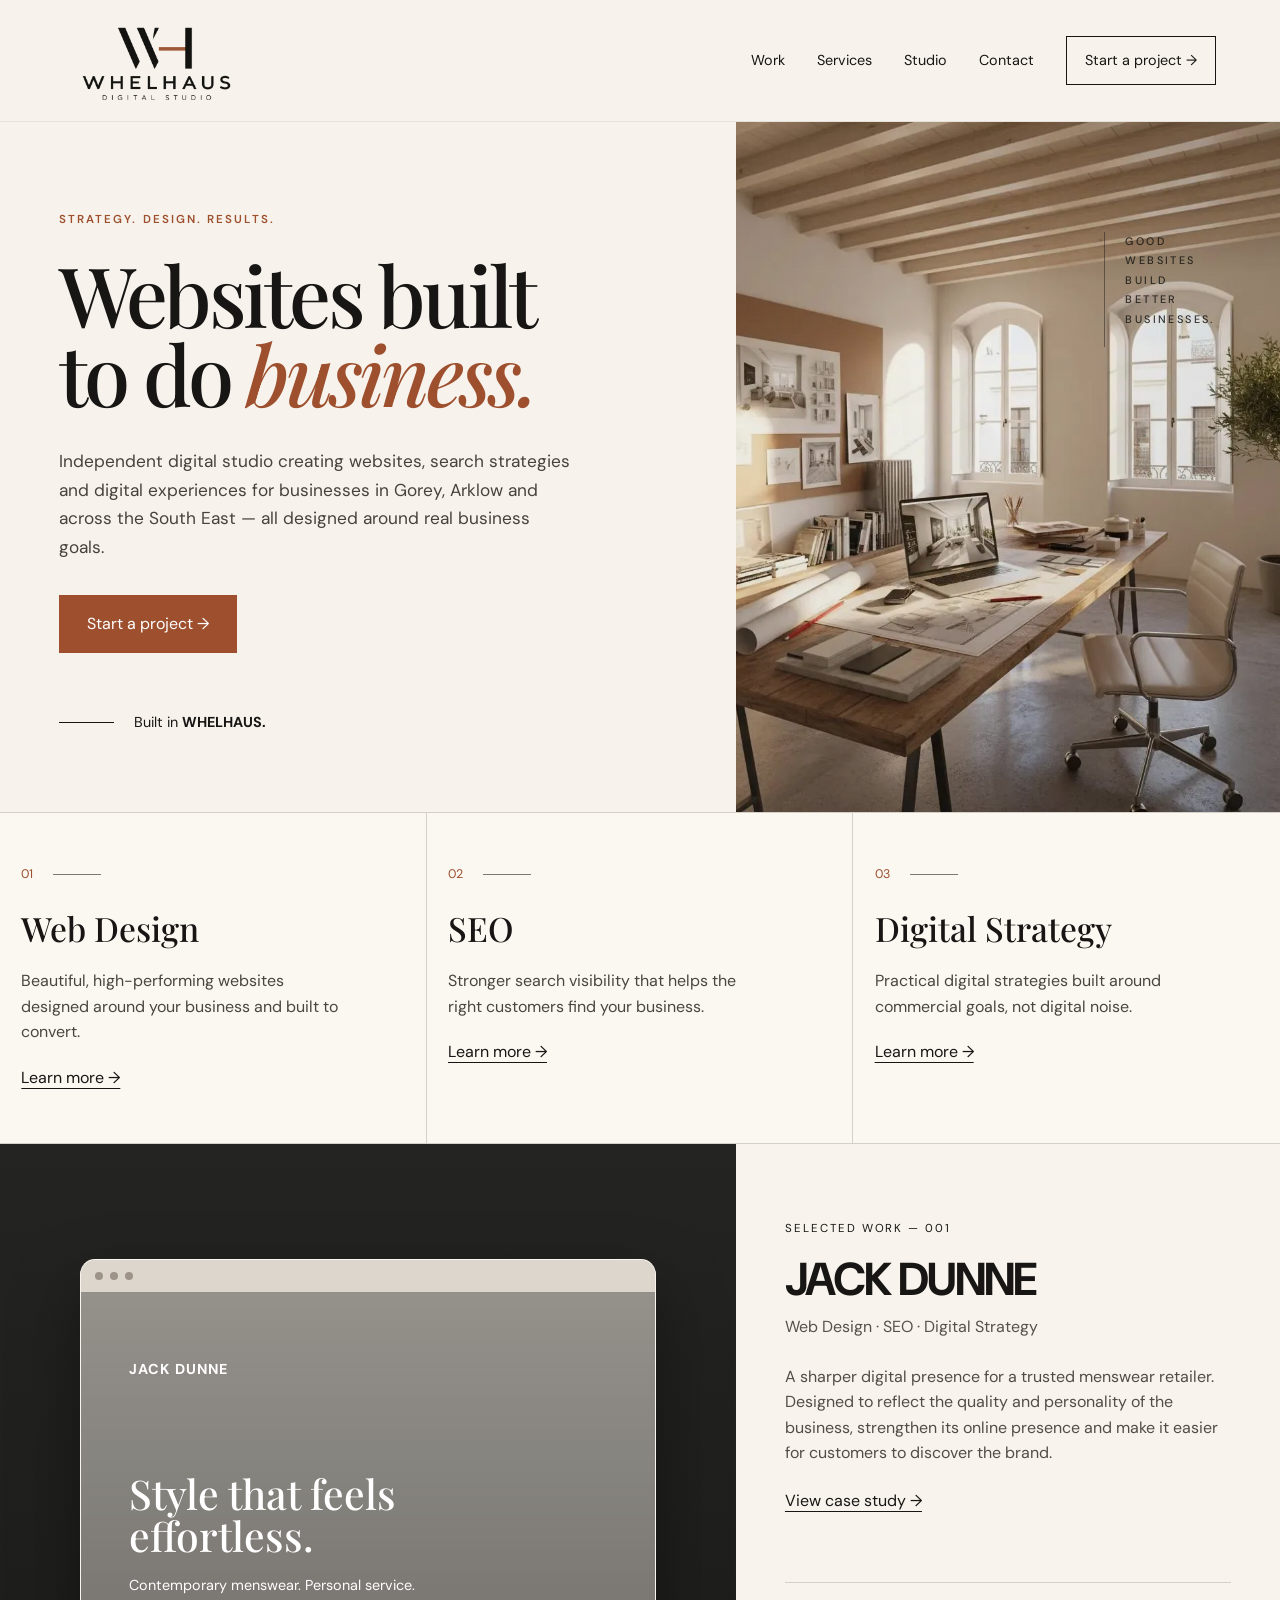
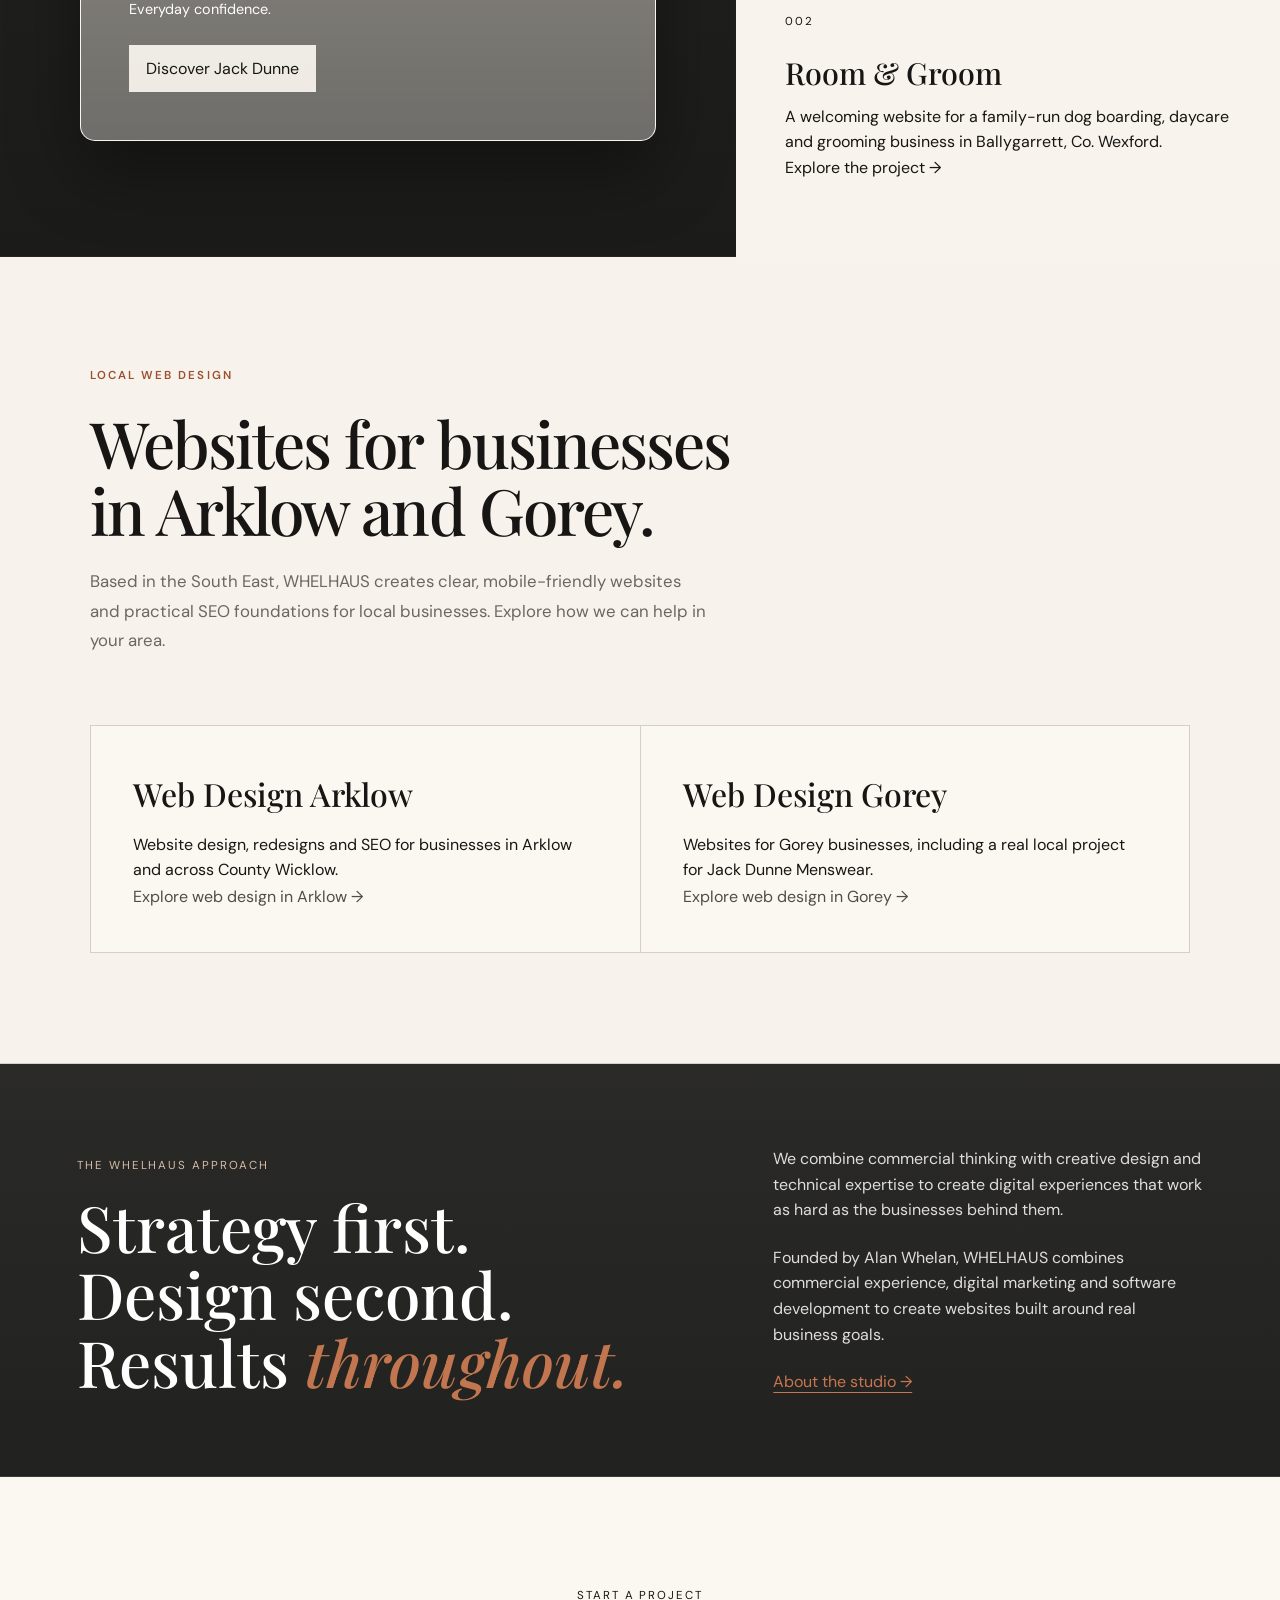
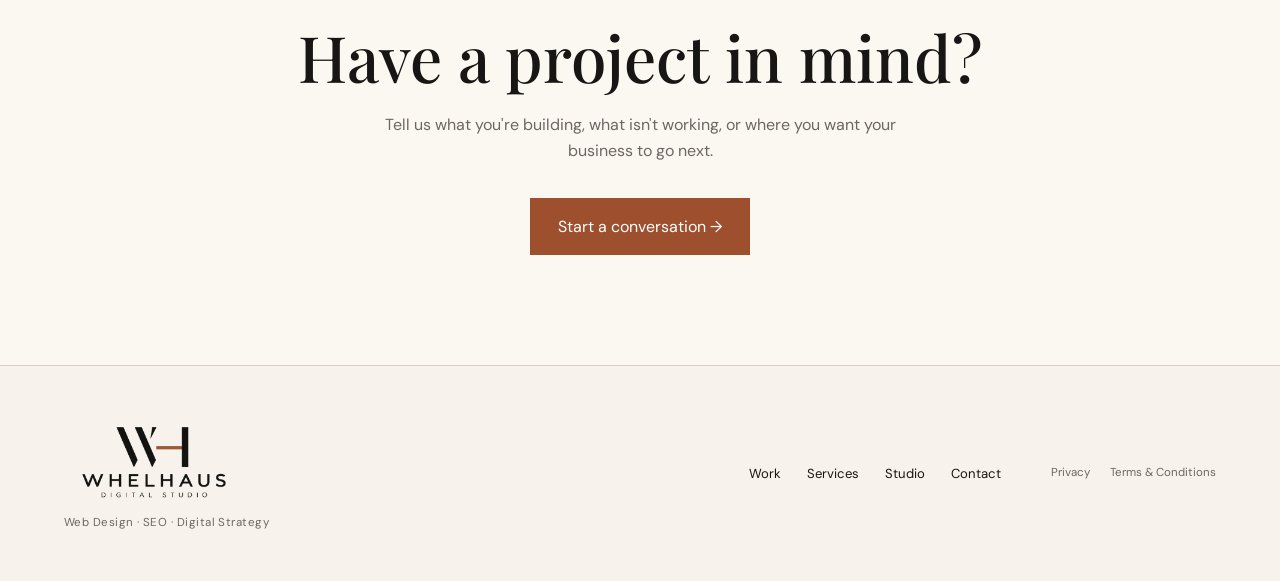
<file: index.html>
<!DOCTYPE html>
<html lang="en">

<head>

    <meta charset="UTF-8">

    <meta name="viewport" content="width=device-width, initial-scale=1.0">


    <!-- SEO -->

    <title>Web Design &amp; SEO in Gorey and Arklow | WHELHAUS</title>

    <meta
        name="description"
        content="WHELHAUS provides web design, SEO and digital strategy for businesses in Gorey, Arklow, Wexford and Wicklow. Websites built around real business goals."
    >

    <link rel="canonical" href="https://whelhaus.ie/">


    <!-- SOCIAL SHARING -->

    <meta
        property="og:title"
        content="Web Design &amp; SEO in Gorey and Arklow | WHELHAUS"
    >

    <meta
        property="og:description"
        content="Web design, SEO and digital strategy for businesses in Gorey, Arklow and across the South East."
    >

    <meta
        property="og:type"
        content="website"
    >

    <meta
        property="og:url"
        content="https://whelhaus.ie/"
    >

    <meta
        property="og:image"
        content="https://whelhaus.ie/images/whelhaus-logo-600.webp"
    >


    <!-- TWITTER / X -->

    <meta
        name="twitter:card"
        content="summary_large_image"
    >

    <meta
        name="twitter:title"
        content="Web Design &amp; SEO in Gorey and Arklow | WHELHAUS"
    >

    <meta
        name="twitter:description"
        content="Web design, SEO and digital strategy for businesses in Gorey, Arklow and across the South East."
    >

    <meta
        name="twitter:image"
        content="https://whelhaus.ie/images/whelhaus-logo-600.webp"
    >


    <!-- STRUCTURED DATA -->

    <script type="application/ld+json">
    {
        "@context": "https://schema.org",
        "@type": "Organization",
        "@id": "https://whelhaus.ie/#organization",
        "name": "WHELHAUS",
        "description": "Independent digital studio providing web design, SEO and digital strategy for businesses in Gorey, Arklow and across the South East.",
        "url": "https://whelhaus.ie/",
        "logo": "https://whelhaus.ie/images/whelhaus-logo-600.webp",
        "email": "alan@whelhaus.ie",
        "telephone": "+353879337974",
        "areaServed": [
            {
                "@type": "City",
                "name": "Gorey"
            },
            {
                "@type": "City",
                "name": "Arklow"
            },
            {
                "@type": "AdministrativeArea",
                "name": "County Wexford"
            },
            {
                "@type": "AdministrativeArea",
                "name": "County Wicklow"
            }
        ],
        "knowsAbout": [
            "Web Design",
            "Website Redesign",
            "Search Engine Optimisation",
            "Digital Strategy"
        ]
    }
    </script>


    <!-- Prioritise the homepage hero image (LCP) -->
    <link rel="preload" as="image" href="images/whelhaus-studio.webp" type="image/webp" fetchpriority="high">


    <!-- FONTS -->

    <link rel="preconnect" href="https://fonts.googleapis.com">

    <link rel="preconnect" href="https://fonts.gstatic.com" crossorigin>

    <link
        rel="preload"
        as="style"
        href="https://fonts.googleapis.com/css2?family=DM+Sans:wght@400;500;600;700&family=Playfair+Display:ital,wght@0,500;1,500&display=swap"
        onload="this.onload=null;this.rel='stylesheet'"
    >
    <noscript>
        <link
            rel="stylesheet"
            href="https://fonts.googleapis.com/css2?family=DM+Sans:wght@400;500;600;700&family=Playfair+Display:ital,wght@0,500;1,500&display=swap"
        >
    </noscript>


    <!-- FAVICON -->

    <link
        rel="icon"
        type="image/png"
        href="images/whelhaus-favicon.png"
    >


    <!-- STYLESHEET -->

    <link
        rel="stylesheet"
        href="css/style.css?v=20260912"
    >

</head>


<body>


    <!-- =====================================================
         HEADER
    ====================================================== -->

    <header class="site-header">

<a href="/" class="brand brand-logo" aria-label="WHELHAUS Digital Studio home">
    <img
        src="images/whelhaus-logo-600.webp"
        alt="WHELHAUS Digital Studio"
        class="header-logo"
    >
</a>


        <button
            class="menu-toggle"
            type="button"
            aria-label="Open navigation"
            aria-expanded="false"
        >
            Menu
        </button>


        <nav
            class="main-nav"
            aria-label="Main navigation"
        >

            <a href="/work">
                Work
            </a>

            <a href="/services">
                Services
            </a>

            <a href="/studio">
                Studio
            </a>

            <a href="/contact">
                Contact
            </a>

            <a
                href="/contact"
                class="nav-button"
            >
                Start a project →
            </a>

        </nav>

    </header>



    <!-- =====================================================
         MAIN
    ====================================================== -->

    <main>


        <!-- =================================================
             HERO
        ================================================== -->

        <section class="hero">


            <div class="hero-content">


                <p class="eyebrow">
                    Strategy. Design. Results.
                </p>


                <h1>
                    Websites built<br>
                    to do <em>business.</em>
                </h1>


                <p class="hero-intro">

                    Independent digital studio creating websites,
                    search strategies and digital experiences for
                    businesses in Gorey, Arklow and across the South East —
                    all designed around real business goals.

                </p>


                <a
                    href="/contact"
                    class="primary-button"
                >
                    Start a project →
                </a>


                <div class="built-in">

                    <span></span>

                    <p>
                        Built in <strong>WHELHAUS.</strong>
                    </p>

                </div>


            </div>



            <!-- HERO IMAGE -->

            <div class="hero-image">


                <div class="hero-overlay-text">

                    <span></span>

                    <p>
                        GOOD<br>
                        WEBSITES<br>
                        BUILD<br>
                        BETTER<br>
                        BUSINESSES.
                    </p>

                </div>


            </div>


        </section>



        <!-- =================================================
             SERVICES
        ================================================== -->

        <section
            class="services"
            id="services"
        >


            <!-- WEB DESIGN -->

            <article class="service-card">


                <div class="service-number">

                    <span>
                        01
                    </span>

                    <span class="small-line"></span>

                </div>


                <h2>
                    Web Design
                </h2>


                <p>

                    Beautiful, high-performing websites designed
                    around your business and built to convert.

                </p>


                <a href="/services#web-design">
                    Learn more →
                </a>


            </article>



            <!-- SEO -->

            <article class="service-card">


                <div class="service-number">

                    <span>
                        02
                    </span>

                    <span class="small-line"></span>

                </div>


                <h2>
                    SEO
                </h2>


                <p>

                    Stronger search visibility that helps the
                    right customers find your business.

                </p>


                <a href="/services#seo">
                    Learn more →
                </a>


            </article>



            <!-- DIGITAL STRATEGY -->

            <article class="service-card">


                <div class="service-number">

                    <span>
                        03
                    </span>

                    <span class="small-line"></span>

                </div>


                <h2>
                    Digital Strategy
                </h2>


                <p>

                    Practical digital strategies built around
                    commercial goals, not digital noise.

                </p>


                <a href="/services#digital-strategy">
                    Learn more →
                </a>


            </article>


        </section>



        <!-- =================================================
             SELECTED WORK
        ================================================== -->

        <section
            class="work-section"
            id="work"
        >


            <!-- PROJECT VISUAL -->

            <div class="work-image">


                <div class="website-mockup">


                    <!-- BROWSER BAR -->

                    <div class="mockup-header">

                        <span></span>
                        <span></span>
                        <span></span>

                    </div>


                    <!-- JACK DUNNE MOCKUP -->

                    <div class="mockup-content">


                        <p class="mockup-logo">
                            JACK DUNNE
                        </p>


                        <h3>
                            Style that feels<br>
                            effortless.
                        </h3>


                        <p>

                            Contemporary menswear.
                            Personal service.
                            Everyday confidence.

                        </p>


                        <a
                            href="/jack-dunne"
                            class="mockup-button"
                        >
                            Discover Jack Dunne
                        </a>


                    </div>


                </div>


            </div>



            <!-- PROJECT COPY -->

            <div class="work-content">


                <p class="section-label">
                    Selected Work — 001
                </p>


                <h2>
                    JACK DUNNE
                </h2>


                <p class="work-meta">
                    Web Design · SEO · Digital Strategy
                </p>


                <p>

                    A sharper digital presence for a trusted
                    menswear retailer. Designed to reflect the
                    quality and personality of the business,
                    strengthen its online presence and make it
                    easier for customers to discover the brand.

                </p>


                <a href="/jack-dunne">
                    View case study →
                </a>



                <!-- NEXT PROJECT -->

                <div class="next-project">


                    <p class="section-label">
                        002
                    </p>


                    <h3>
                        Room &amp; Groom
                    </h3>


                    <p>
                        A welcoming website for a family-run dog boarding,
                        daycare and grooming business in Ballygarrett,
                        Co. Wexford.
                    </p>
                    <a href="/work">Explore the project →</a>


                </div>


            </div>


        </section>




        <!-- LOCAL WEB DESIGN -->
        <section class="pricing-section" aria-labelledby="local-web-design-heading">
            <div class="pricing-intro">
                <p class="eyebrow">Local web design</p>
                <h2 id="local-web-design-heading">Websites for businesses<br>in Arklow and Gorey.</h2>
                <p>Based in the South East, WHELHAUS creates clear, mobile-friendly websites and practical SEO foundations for local businesses. Explore how we can help in your area.</p>
            </div>
            <div class="pricing-services">
                <article>
                    <h3>Web Design Arklow</h3>
                    <p>Website design, redesigns and SEO for businesses in Arklow and across County Wicklow.</p>
                    <p><a href="/web-design-arklow">Explore web design in Arklow →</a></p>
                </article>
                <article>
                    <h3>Web Design Gorey</h3>
                    <p>Websites for Gorey businesses, including a real local project for Jack Dunne Menswear.</p>
                    <p><a href="/web-design-gorey">Explore web design in Gorey →</a></p>
                </article>
            </div>
        </section>

        <!-- =================================================
             WHELHAUS APPROACH
        ================================================== -->

        <section
            class="approach"
            id="studio"
        >


            <div>


                <p class="section-label light">
                    The WHELHAUS Approach
                </p>


                <h2>

                    Strategy first.<br>
                    Design second.<br>
                    Results <em>throughout.</em>

                </h2>


            </div>



            <div class="approach-copy">


                <p>

                    We combine commercial thinking with creative
                    design and technical expertise to create
                    digital experiences that work as hard as
                    the businesses behind them.

                </p>


                <p>
                    Founded by Alan Whelan, WHELHAUS combines commercial
                    experience, digital marketing and software development
                    to create websites built around real business goals.
                </p>

                <a href="/studio">
                    About the studio →
                </a>


            </div>


        </section>



        <!-- =================================================
             CONTACT CTA
        ================================================== -->

        <section
            class="contact"
            id="contact"
        >


            <p class="section-label">
                Start a project
            </p>


            <h2>
                Have a project in mind?
            </h2>


            <p>

                Tell us what you're building, what isn't working,
                or where you want your business to go next.

            </p>


            <a
                href="/contact"
                class="primary-button"
            >
                Start a conversation →
            </a>


        </section>


    </main>



    <!-- =====================================================
         FOOTER
    ====================================================== -->

   <footer class="site-footer">

    <div class="footer-brand">

        <a
            href="/"
            class="footer-logo-link"
            aria-label="WHELHAUS Digital Studio home"
        >
            <img
                src="images/whelhaus-logo-600.webp"
                alt="WHELHAUS Digital Studio"
                class="footer-logo"
            >
        </a>

        <p class="footer-tagline">
            Web Design · SEO · Digital Strategy
        </p>

    </div>


    <nav
        class="footer-nav"
        aria-label="Footer navigation"
    >
        <a href="/work">Work</a>
        <a href="/services">Services</a>
        <a href="/studio">Studio</a>
        <a href="/contact">Contact</a>
    </nav>


    <div class="footer-legal">
        <a href="/privacy">Privacy</a>
        <a href="/terms">Terms &amp; Conditions</a>
    </div>

</footer>


    <!-- =====================================================
         JAVASCRIPT
    ====================================================== -->

    <script src="js/main.js"></script>


</body>

</html>
</file>
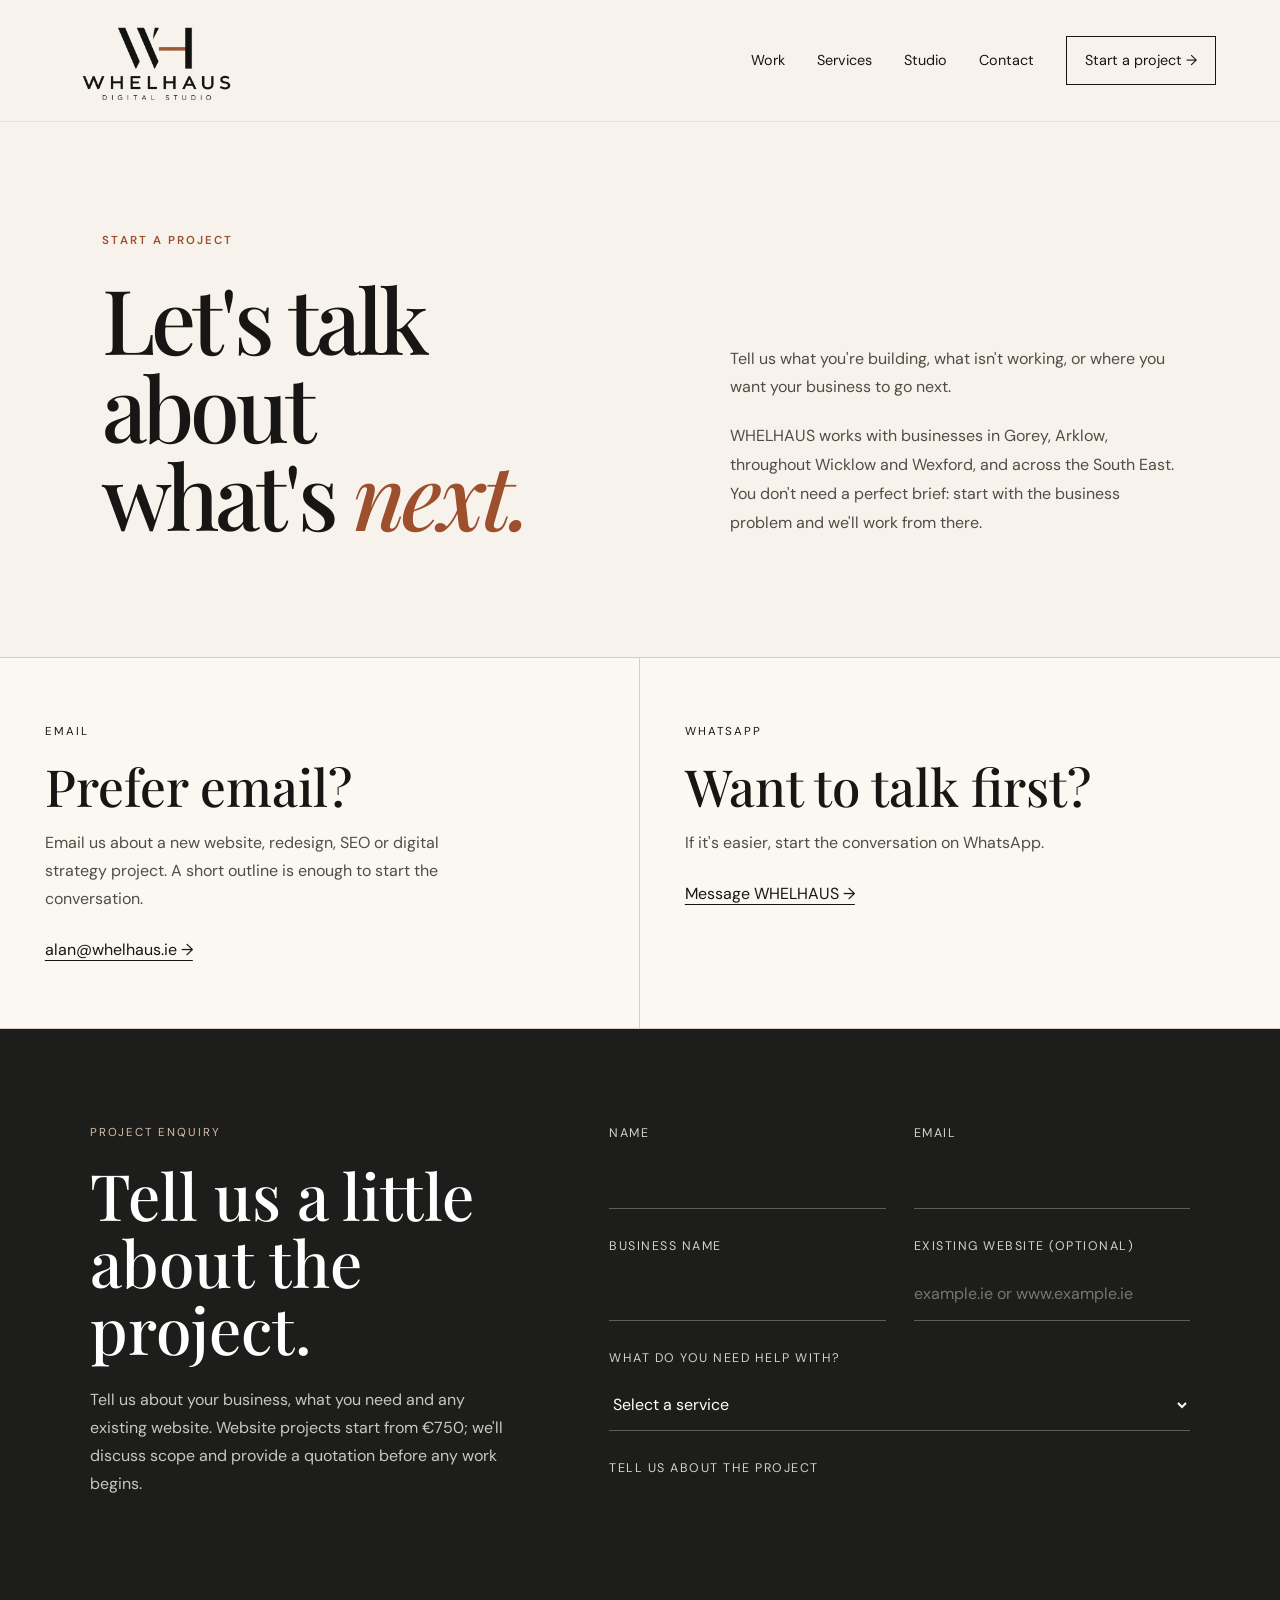
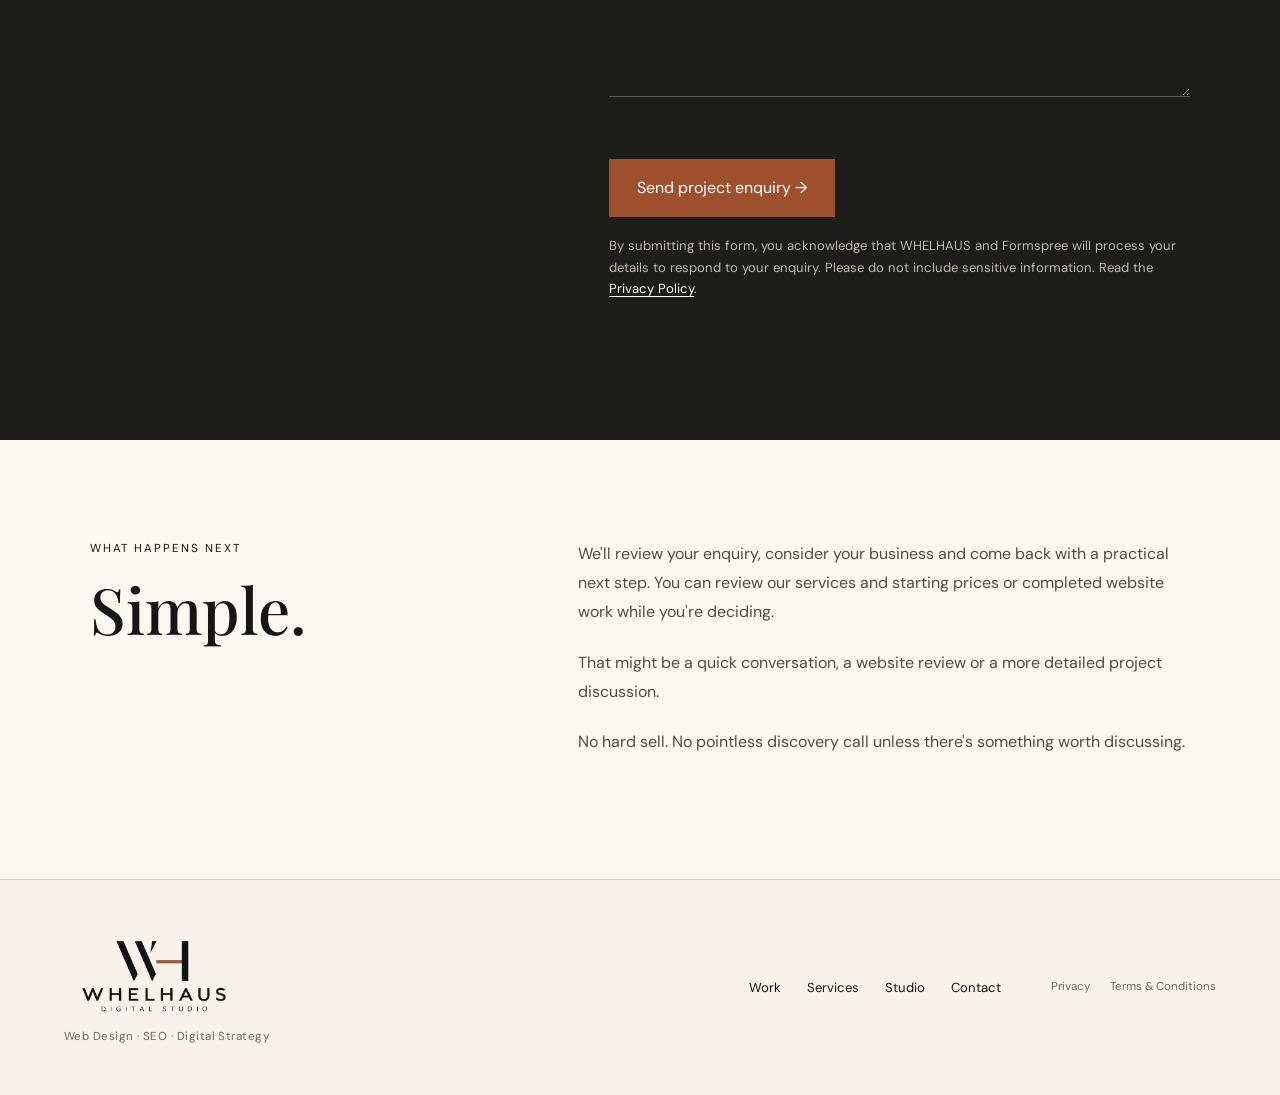
<file: contact.html>
<!DOCTYPE html>
<html lang="en">

<head>

    <meta charset="UTF-8">

    <meta name="viewport" content="width=device-width, initial-scale=1.0">


    <!-- SEO -->

    <title>Contact WHELHAUS | Web Design in Gorey &amp; Arklow</title>

    <meta
        name="description"
        content="Contact WHELHAUS about web design, website redesign, SEO or digital strategy in Gorey, Arklow, Wexford and Wicklow."
    >

    <link rel="canonical" href="https://whelhaus.ie/contact">


    <!-- SOCIAL SHARING -->

    <meta
        property="og:title"
        content="Contact WHELHAUS | Start a Digital Project"
    >

    <meta
        property="og:description"
        content="Discuss a website, SEO or digital strategy project in Gorey, Arklow or across the South East."
    >

    <meta
        property="og:type"
        content="website"
    >

    <meta
        property="og:url"
        content="https://whelhaus.ie/contact"
    >

    <meta
        property="og:image"
        content="https://whelhaus.ie/images/whelhaus-logo-600.webp"
    >


    <!-- TWITTER / X -->

    <meta
        name="twitter:card"
        content="summary_large_image"
    >

    <meta
        name="twitter:title"
        content="Contact WHELHAUS | Start a Digital Project"
    >

    <meta
        name="twitter:description"
        content="Discuss a website, SEO or digital strategy project in Gorey, Arklow or across the South East."
    >

    <meta
        name="twitter:image"
        content="https://whelhaus.ie/images/whelhaus-logo-600.webp"
    >


    <!-- FONTS -->

    <link rel="preconnect" href="https://fonts.googleapis.com">

    <link rel="preconnect" href="https://fonts.gstatic.com" crossorigin>

    <link
        href="https://fonts.googleapis.com/css2?family=DM+Sans:wght@400;500;600;700&family=Playfair+Display:ital,wght@0,500;1,500&display=swap"
        rel="stylesheet"
    >


    <!-- FAVICON -->

    <link
        rel="icon"
        type="image/png"
        href="images/whelhaus-favicon.png"
    >


    <!-- STYLESHEET -->

    <link
        rel="stylesheet"
        href="css/style.css?v=20260914"
    >

</head>


<body>

    <!-- =====================================================
         HEADER
    ====================================================== -->

    <header class="site-header">

       <a href="/" class="brand brand-logo" aria-label="WHELHAUS Digital Studio home">
    <img
        src="images/whelhaus-logo-600.webp"
        alt="WHELHAUS Digital Studio"
        class="header-logo"
    >
</a>


        <button
            class="menu-toggle"
            type="button"
            aria-label="Open navigation"
            aria-expanded="false"
        >
            Menu
        </button>


        <nav
            class="main-nav"
            aria-label="Main navigation"
        >

            <a href="/work">
                Work
            </a>

            <a href="/services">
                Services
            </a>

            <a href="/studio">
                Studio
            </a>

            <a href="/contact">
                Contact
            </a>

            <a
                href="/contact"
                class="nav-button"
            >
                Start a project →
            </a>

        </nav>

    </header>



    <!-- =====================================================
         MAIN
    ====================================================== -->

    <main>


        <!-- =================================================
             CONTACT HERO
        ================================================== -->

        <section class="contact-hero">

            <div>

                <p class="eyebrow">
                    Start a project
                </p>

                <h1>
                    Let's talk about<br>
                    what's <em>next.</em>
                </h1>

            </div>


            <div class="contact-hero-copy">

                <p>

                    Tell us what you're building, what isn't working,
                    or where you want your business to go next.

                </p>

                <p>

                    WHELHAUS works with businesses in Gorey, Arklow,
                    throughout Wicklow and Wexford, and across the
                    South East. You don't need a perfect brief:
                    start with the business problem and we'll work
                    from there.

                </p>

            </div>

        </section>



        <!-- =================================================
             CONTACT OPTIONS
        ================================================== -->

        <section class="contact-options">


            <article>

                <p class="section-label">
                    Email
                </p>

                <h2>
                    Prefer email?
                </h2>

                <p>

                    Email us about a new website, redesign, SEO or digital
                    strategy project. A short outline is enough
                    to start the conversation.

                </p>

                <a
                    href="mailto:alan@whelhaus.ie"
                    class="text-link"
                >
                    alan@whelhaus.ie →
                </a>

            </article>



            <article>

                <p class="section-label">
                    WhatsApp
                </p>

                <h2>
                    Want to talk first?
                </h2>

                <p>

                    If it's easier, start the conversation on WhatsApp.

                </p>

                <a
                    href="https://wa.me/353879337974"
                    class="text-link"
                    target="_blank"
                    rel="noopener noreferrer"
                    aria-label="Message WHELHAUS on WhatsApp"
                >
                    Message WHELHAUS →
                </a>

            </article>


        </section>



        <!-- =================================================
             PROJECT FORM
        ================================================== -->

        <section class="project-form-section">

            <div class="project-form-intro">

                <p class="section-label light">
                    Project enquiry
                </p>

                <h2>
                    Tell us a little<br>
                    about the project.
                </h2>

                <p>

                    Tell us about your business, what you need and any
                    existing website. Website projects start from €750;
                    we'll discuss scope and provide a quotation
                    before any work begins.

                </p>

            </div>


            <form
                id="project-form"
                class="project-form"
                action="https://formspree.io/f/mkjnleqe"
                method="POST"
                aria-describedby="form-privacy form-status"
            >

                <input
                    type="hidden"
                    name="_subject"
                    value="New WHELHAUS project enquiry"
                >

                <div
                    class="form-honeypot"
                    aria-hidden="true"
                >
                    <label for="company-website">
                        Leave this field blank
                    </label>

                    <input
                        type="text"
                        id="company-website"
                        name="_gotcha"
                        tabindex="-1"
                        autocomplete="off"
                    >
                </div>


                <div class="form-group">

                    <label for="name">
                        Name
                    </label>

                    <input
                        type="text"
                        id="name"
                        name="name"
                        autocomplete="name"
                        maxlength="120"
                        required
                    >

                </div>


                <div class="form-group">

                    <label for="email">
                        Email
                    </label>

                    <input
                        type="email"
                        id="email"
                        name="email"
                        autocomplete="email"
                        maxlength="254"
                        required
                    >

                </div>


                <div class="form-group">

                    <label for="business">
                        Business name
                    </label>

                    <input
                        type="text"
                        id="business"
                        name="business"
                        autocomplete="organization"
                        maxlength="160"
                    >

                </div>


                <div class="form-group">

                    <label for="website">
                        Existing website (optional)
                    </label>

                    <input
                        type="text"
                        id="website"
                        name="website"
                        autocomplete="url"
                        maxlength="2048"
                        placeholder="example.ie or www.example.ie"
                    >

                </div>


                <div class="form-group form-group-full">

                    <label for="service">
                        What do you need help with?
                    </label>

                    <select
                        id="service"
                        name="service"
                    >

                        <option value="">
                            Select a service
                        </option>

                        <option value="Web Design">
                            Web Design
                        </option>

                        <option value="Website Redesign">
                            Website Redesign
                        </option>

                        <option value="SEO">
                            SEO
                        </option>

                        <option value="Hosting &amp; Maintenance">
                            Hosting &amp; Maintenance
                        </option>

                        <option value="Digital Strategy">
                            Digital Strategy
                        </option>

                        <option value="Not sure yet">
                            Not sure yet
                        </option>

                    </select>

                </div>


                <div class="form-group form-group-full">

                    <label for="message">
                        Tell us about the project
                    </label>

                    <textarea
                        id="message"
                        name="message"
                        rows="7"
                        maxlength="4000"
                        required
                    ></textarea>

                </div>


                <div class="form-group form-group-full">

                    <button
                        type="submit"
                        class="primary-button form-button"
                    >
                        Send project enquiry →
                    </button>

                </div>


                <p
                    id="form-privacy"
                    class="form-privacy form-group-full"
                >
                    By submitting this form, you acknowledge that WHELHAUS
                    and Formspree will process your details to respond to
                    your enquiry. Please do not include sensitive information.
                    Read the <a href="/privacy">Privacy Policy</a>.
                </p>


                <p
                    id="form-status"
                    class="form-status form-group-full"
                    role="status"
                    aria-live="polite"
                    tabindex="-1"
                ></p>


            </form>

        </section>



        <!-- =================================================
             EXPECTATION SETTING
        ================================================== -->

        <section class="contact-note">

            <div>

                <p class="section-label">
                    What happens next
                </p>

                <h2>
                    Simple.
                </h2>

            </div>


            <div class="contact-note-copy">

                <p>

                    We'll review your enquiry, consider your business
                    and come back with a practical next step.
                    You can review our <a href="/services">services and starting prices</a>
                    or <a href="/work">completed website work</a>
                    while you're deciding.

                </p>

                <p>

                    That might be a quick conversation, a website review
                    or a more detailed project discussion.

                </p>

                <p>

                    No hard sell. No pointless discovery call
                    unless there's something worth discussing.

                </p>

            </div>

        </section>


    </main>



    <!-- =====================================================
         FOOTER
    ====================================================== -->

    <footer class="site-footer">

    <div class="footer-brand">

        <a
            href="/"
            class="footer-logo-link"
            aria-label="WHELHAUS Digital Studio home"
        >
            <img
                src="images/whelhaus-logo-600.webp"
                alt="WHELHAUS Digital Studio"
                class="footer-logo"
            >
        </a>

        <p class="footer-tagline">
            Web Design · SEO · Digital Strategy
        </p>

    </div>


    <nav
        class="footer-nav"
        aria-label="Footer navigation"
    >
        <a href="/work">Work</a>
        <a href="/services">Services</a>
        <a href="/studio">Studio</a>
        <a href="/contact">Contact</a>
    </nav>


    <div class="footer-legal">
        <a href="/privacy">Privacy</a>
        <a href="/terms">Terms &amp; Conditions</a>
    </div>

</footer>


    <script src="js/main.js?v=20260914"></script>

</body>

</html>
</file>
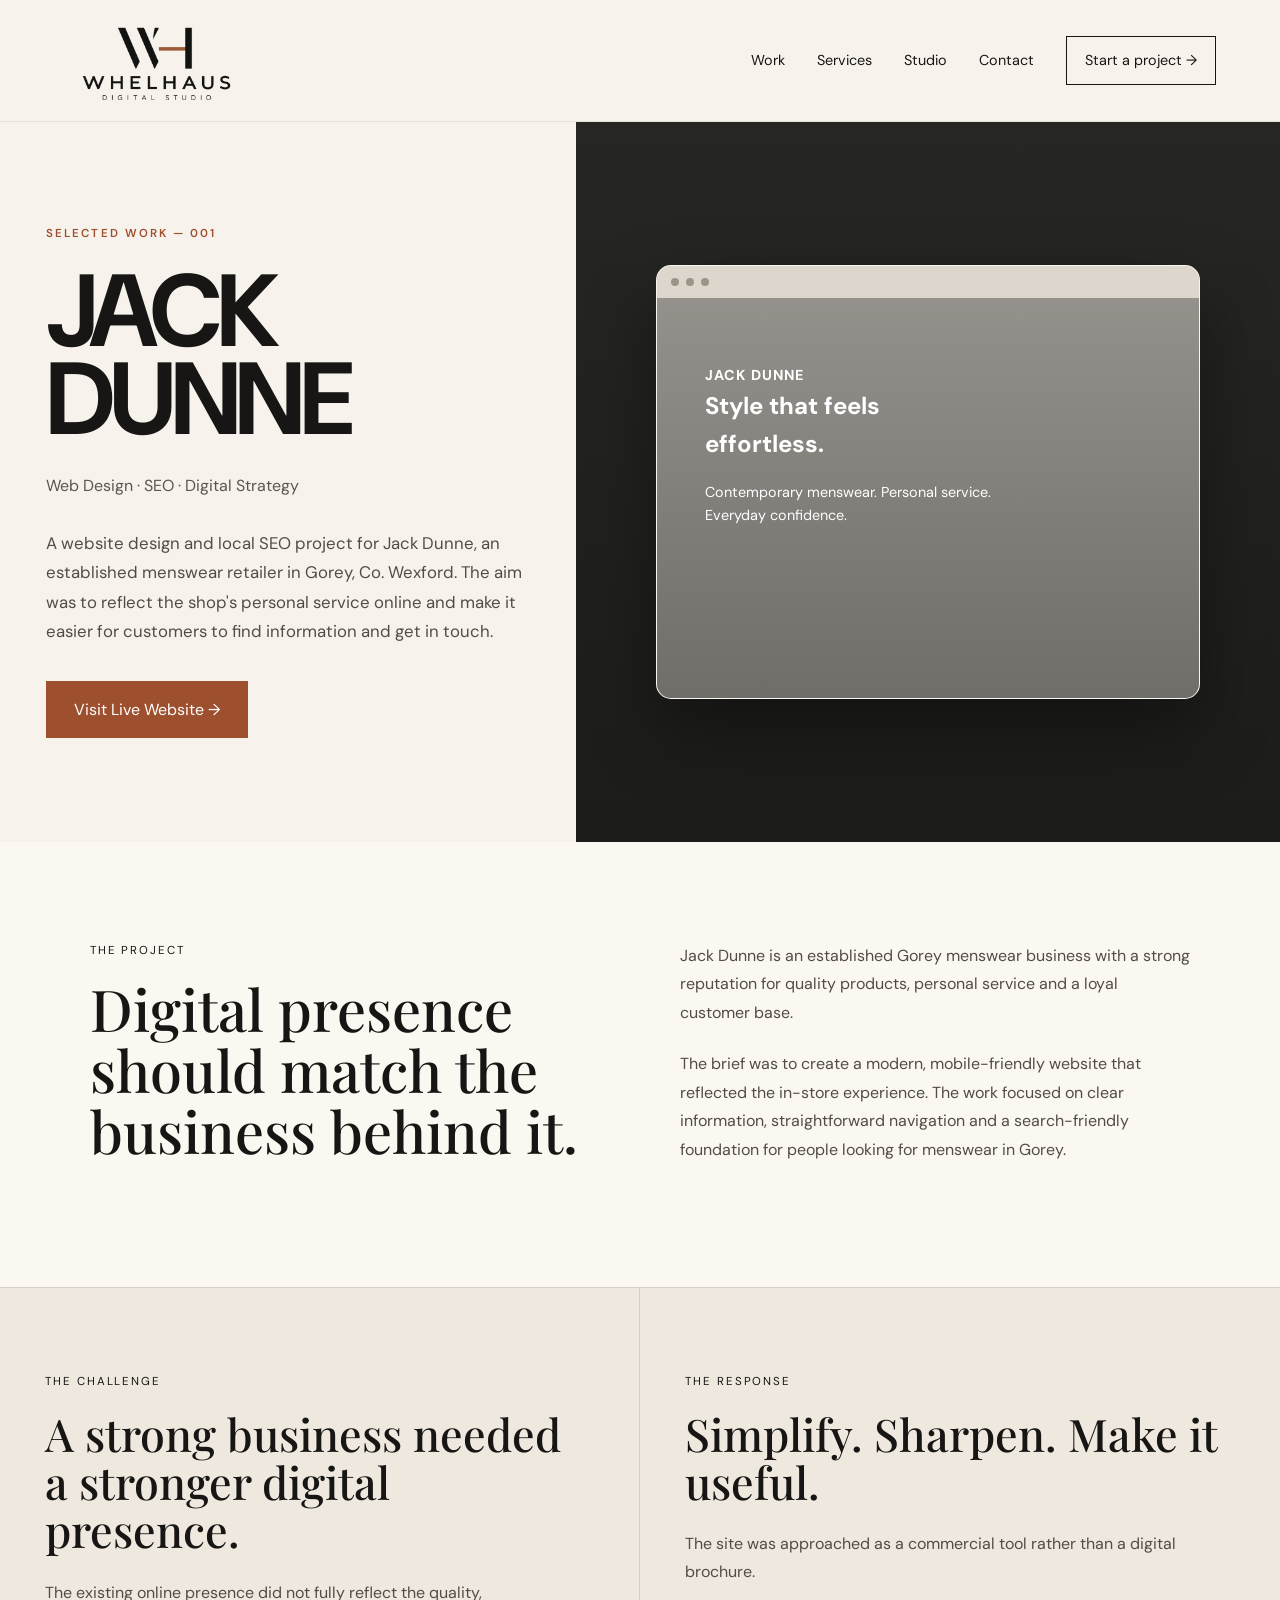
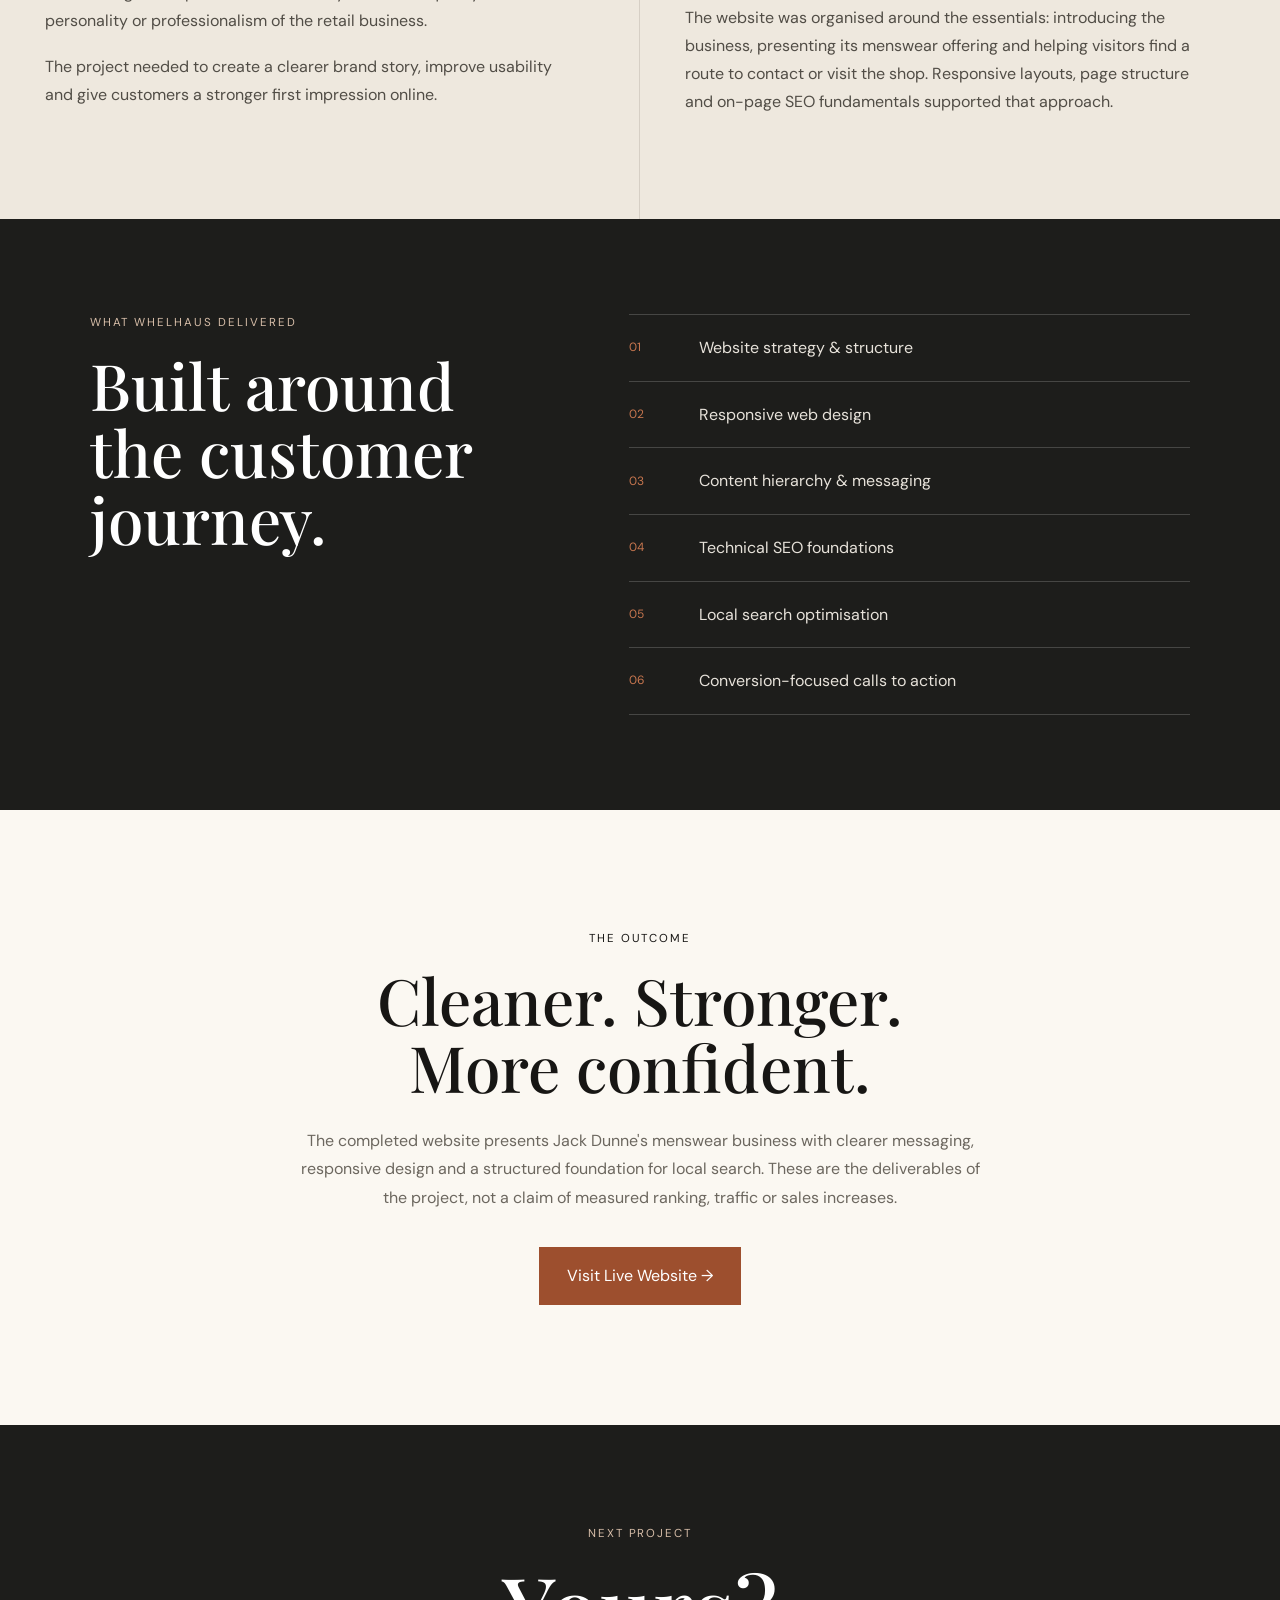
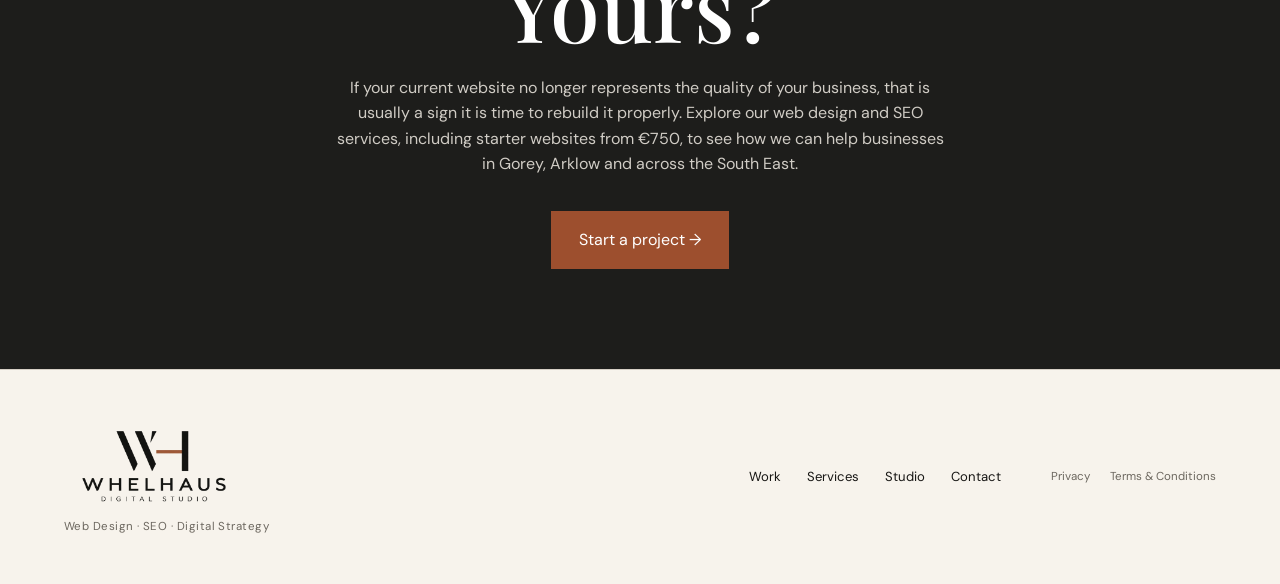
<file: jack-dunne.html>
<!DOCTYPE html>
<html lang="en">

<head>

    <meta charset="UTF-8">

    <meta name="viewport" content="width=device-width, initial-scale=1.0">


    <!-- SEO -->

    <title>Jack Dunne Gorey Website Case Study | WHELHAUS</title>

    <meta
        name="description"
        content="See how WHELHAUS created a modern website and stronger search presence for Jack Dunne, an established menswear retailer in Gorey, County Wexford."
    >

    <link rel="canonical" href="https://whelhaus.ie/jack-dunne">


    <!-- SOCIAL SHARING -->

    <meta
        property="og:title"
        content="Jack Dunne Gorey Website Case Study | WHELHAUS"
    >

    <meta
        property="og:description"
        content="A modern website and stronger digital presence for established Gorey menswear retailer Jack Dunne."
    >

    <meta
        property="og:type"
        content="article"
    >

    <meta
        property="og:url"
        content="https://whelhaus.ie/jack-dunne"
    >

    <meta
        property="og:image"
        content="https://whelhaus.ie/images/whelhaus-logo-600.webp"
    >


    <!-- TWITTER / X -->

    <meta
        name="twitter:card"
        content="summary_large_image"
    >

    <meta
        name="twitter:title"
        content="Jack Dunne Gorey Website Case Study | WHELHAUS"
    >

    <meta
        name="twitter:description"
        content="A modern website and stronger digital presence for established Gorey menswear retailer Jack Dunne."
    >

    <meta
        name="twitter:image"
        content="https://whelhaus.ie/images/whelhaus-logo-600.webp"
    >


    <!-- FONTS -->

    <link rel="preconnect" href="https://fonts.googleapis.com">

    <link rel="preconnect" href="https://fonts.gstatic.com" crossorigin>

    <link
        href="https://fonts.googleapis.com/css2?family=DM+Sans:wght@400;500;600;700&family=Playfair+Display:ital,wght@0,500;1,500&display=swap"
        rel="stylesheet"
    >


    <!-- FAVICON -->

    <link
        rel="icon"
        type="image/png"
        href="images/whelhaus-favicon.png"
    >


    <!-- STYLESHEET -->

    <link
        rel="stylesheet"
        href="css/style.css?v=20260912"
    >

</head>


<body>

    <!-- =====================================================
         HEADER
    ====================================================== -->

    <header class="site-header">

        <a href="/" class="brand brand-logo" aria-label="WHELHAUS Digital Studio home">
    <img
        src="images/whelhaus-logo-600.webp"
        alt="WHELHAUS Digital Studio"
        class="header-logo"
    >
</a>


        <button
            class="menu-toggle"
            type="button"
            aria-label="Open navigation"
            aria-expanded="false"
        >
            Menu
        </button>


        <nav
            class="main-nav"
            aria-label="Main navigation"
        >

            <a href="/work">
                Work
            </a>

            <a href="/services">
                Services
            </a>

            <a href="/studio">
                Studio
            </a>

            <a href="/contact">
                Contact
            </a>

            <a
                href="/contact"
                class="nav-button"
            >
                Start a project →
            </a>

        </nav>

    </header>



    <!-- =====================================================
         MAIN
    ====================================================== -->

    <main>


        <!-- =================================================
             CASE STUDY HERO
        ================================================== -->

        <section class="case-hero">

            <div class="case-hero-copy">

                <p class="eyebrow">
                    Selected Work — 001
                </p>

                <h1>
                    JACK<br>
                    DUNNE
                </h1>

                <p class="case-meta">
                    Web Design · SEO · Digital Strategy
                </p>

                <p class="case-intro">

                    A website design and local SEO project for Jack Dunne,
                    an established menswear retailer in Gorey,
                    Co. Wexford. The aim was to reflect the shop's
                    personal service online and make it easier for
                    customers to find information and get in touch.

                </p>

                <a href="https://www.jackdunneandson.com/" class="primary-button" target="_blank" rel="noopener noreferrer">Visit Live Website →</a>

            </div>


            <div class="case-hero-visual">

                <div class="website-mockup case-study-mockup">

                    <div class="mockup-header">

                        <span></span>
                        <span></span>
                        <span></span>

                    </div>

                    <div class="mockup-content">

                        <p class="mockup-logo">
                            JACK DUNNE
                        </p>

                        <h2>
                            Style that feels<br>
                            effortless.
                        </h2>

                        <p>
                            Contemporary menswear.
                            Personal service.
                            Everyday confidence.
                        </p>

                    </div>

                </div>

            </div>

        </section>



        <!-- =================================================
             OVERVIEW
        ================================================== -->

        <section class="case-overview">

            <div>

                <p class="section-label">
                    The project
                </p>

                <h2>
                    Digital presence<br>
                    should match the<br>
                    business behind it.
                </h2>

            </div>


            <div class="case-overview-copy">

                <p>

                    Jack Dunne is an established Gorey menswear business
                    with a strong reputation for quality products,
                    personal service and a loyal customer base.

                </p>

                <p>

                    The brief was to create a modern, mobile-friendly website
                    that reflected the in-store experience. The work
                    focused on clear information, straightforward
                    navigation and a search-friendly foundation for
                    people looking for menswear in Gorey.

                </p>

            </div>

        </section>



        <!-- =================================================
             CHALLENGE / RESPONSE
        ================================================== -->

        <section class="case-columns">

            <article>

                <p class="section-label">
                    The challenge
                </p>

                <h3>
                    A strong business needed
                    a stronger digital presence.
                </h3>

                <p>

                    The existing online presence did not fully reflect
                    the quality, personality or professionalism of the
                    retail business.

                </p>

                <p>

                    The project needed to create a clearer brand story,
                    improve usability and give customers a stronger
                    first impression online.

                </p>

            </article>


            <article>

                <p class="section-label">
                    The response
                </p>

                <h3>
                    Simplify. Sharpen.
                    Make it useful.
                </h3>

                <p>

                    The site was approached as a commercial tool rather
                    than a digital brochure.

                </p>

                <p>

                    The website was organised around the essentials:
                    introducing the business, presenting its menswear
                    offering and helping visitors find a route to
                    contact or visit the shop. Responsive layouts,
                    page structure and on-page SEO fundamentals
                    supported that approach.

                </p>

            </article>

        </section>



        <!-- =================================================
             SERVICES DELIVERED
        ================================================== -->

        <section class="case-services">

            <div>

                <p class="section-label light">
                    What WHELHAUS delivered
                </p>

                <h2>
                    Built around<br>
                    the customer journey.
                </h2>

            </div>


            <div class="case-services-list">

                <div>
                    <span>01</span>
                    <p>Website strategy & structure</p>
                </div>

                <div>
                    <span>02</span>
                    <p>Responsive web design</p>
                </div>

                <div>
                    <span>03</span>
                    <p>Content hierarchy & messaging</p>
                </div>

                <div>
                    <span>04</span>
                    <p>Technical SEO foundations</p>
                </div>

                <div>
                    <span>05</span>
                    <p>Local search optimisation</p>
                </div>

                <div>
                    <span>06</span>
                    <p>Conversion-focused calls to action</p>
                </div>

            </div>

        </section>



        <!-- =================================================
             OUTCOME
        ================================================== -->

        <section class="case-outcome">

            <p class="section-label">
                The outcome
            </p>

            <h2>
                Cleaner. Stronger.<br>
                More confident.
            </h2>

            <p>

                The completed website presents Jack Dunne's menswear
                business with clearer messaging, responsive design
                and a structured foundation for local search.
                These are the deliverables of the project, not a claim
                of measured ranking, traffic or sales increases.

            </p>

            <a href="https://www.jackdunneandson.com/" class="primary-button" target="_blank" rel="noopener noreferrer">Visit Live Website →</a>

        </section>



        <!-- =================================================
             NEXT PROJECT CTA
        ================================================== -->

        <section class="case-next">

            <p class="section-label light">
                Next project
            </p>

            <h2>
                Yours?
            </h2>

            <p>

                If your current website no longer represents the
                quality of your business, that is usually a sign
                it is time to rebuild it properly.
                Explore our <a href="/services">web design and SEO services</a>,
                including starter websites from €750, to see how
                we can help businesses in Gorey, Arklow and across
                the South East.

            </p>

            <a
                href="/contact"
                class="primary-button"
            >
                Start a project →
            </a>

        </section>


    </main>



    <!-- =====================================================
         FOOTER
    ====================================================== -->

    <footer class="site-footer">

    <div class="footer-brand">

        <a
            href="/"
            class="footer-logo-link"
            aria-label="WHELHAUS Digital Studio home"
        >
            <img
                src="images/whelhaus-logo-600.webp"
                alt="WHELHAUS Digital Studio"
                class="footer-logo"
            >
        </a>

        <p class="footer-tagline">
            Web Design · SEO · Digital Strategy
        </p>

    </div>


    <nav
        class="footer-nav"
        aria-label="Footer navigation"
    >
        <a href="/work">Work</a>
        <a href="/services">Services</a>
        <a href="/studio">Studio</a>
        <a href="/contact">Contact</a>
    </nav>


    <div class="footer-legal">
        <a href="/privacy">Privacy</a>
        <a href="/terms">Terms &amp; Conditions</a>
    </div>

</footer>


    <script src="js/main.js"></script>

</body>

</html>
</file>
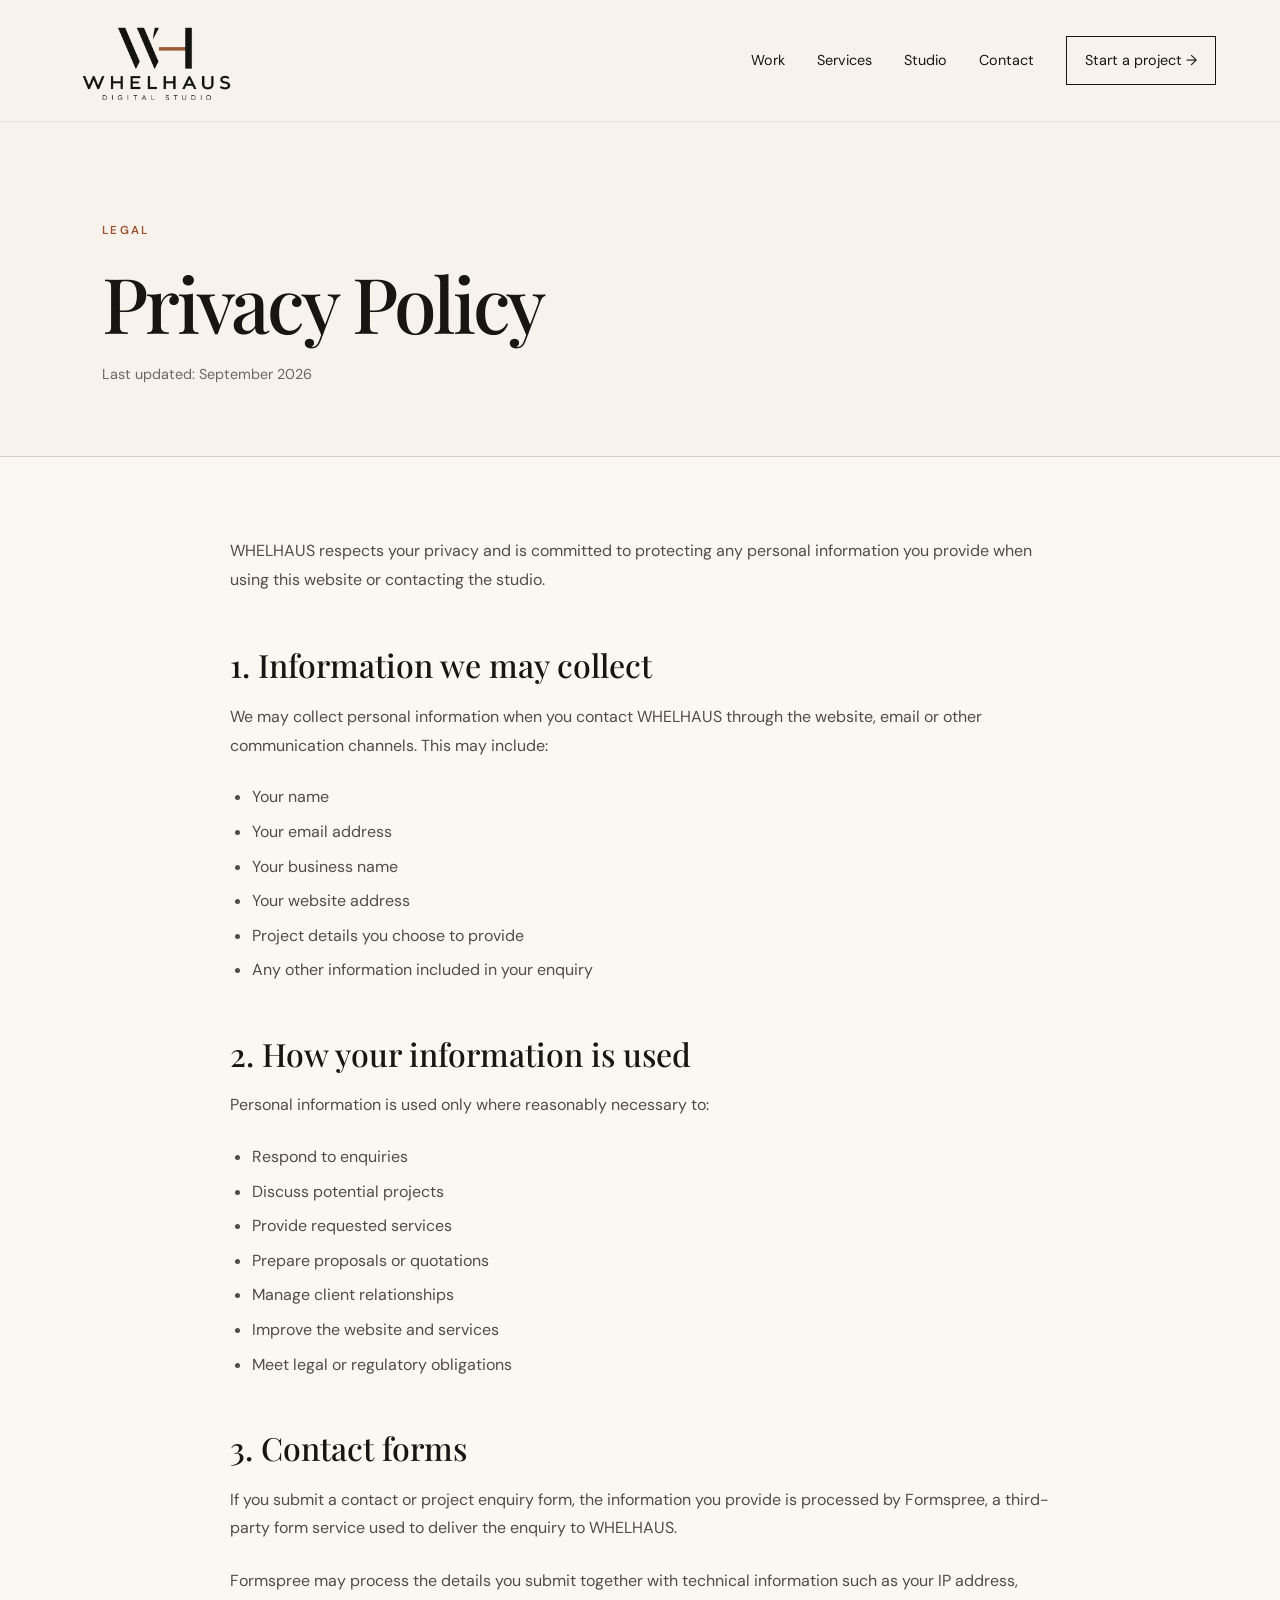
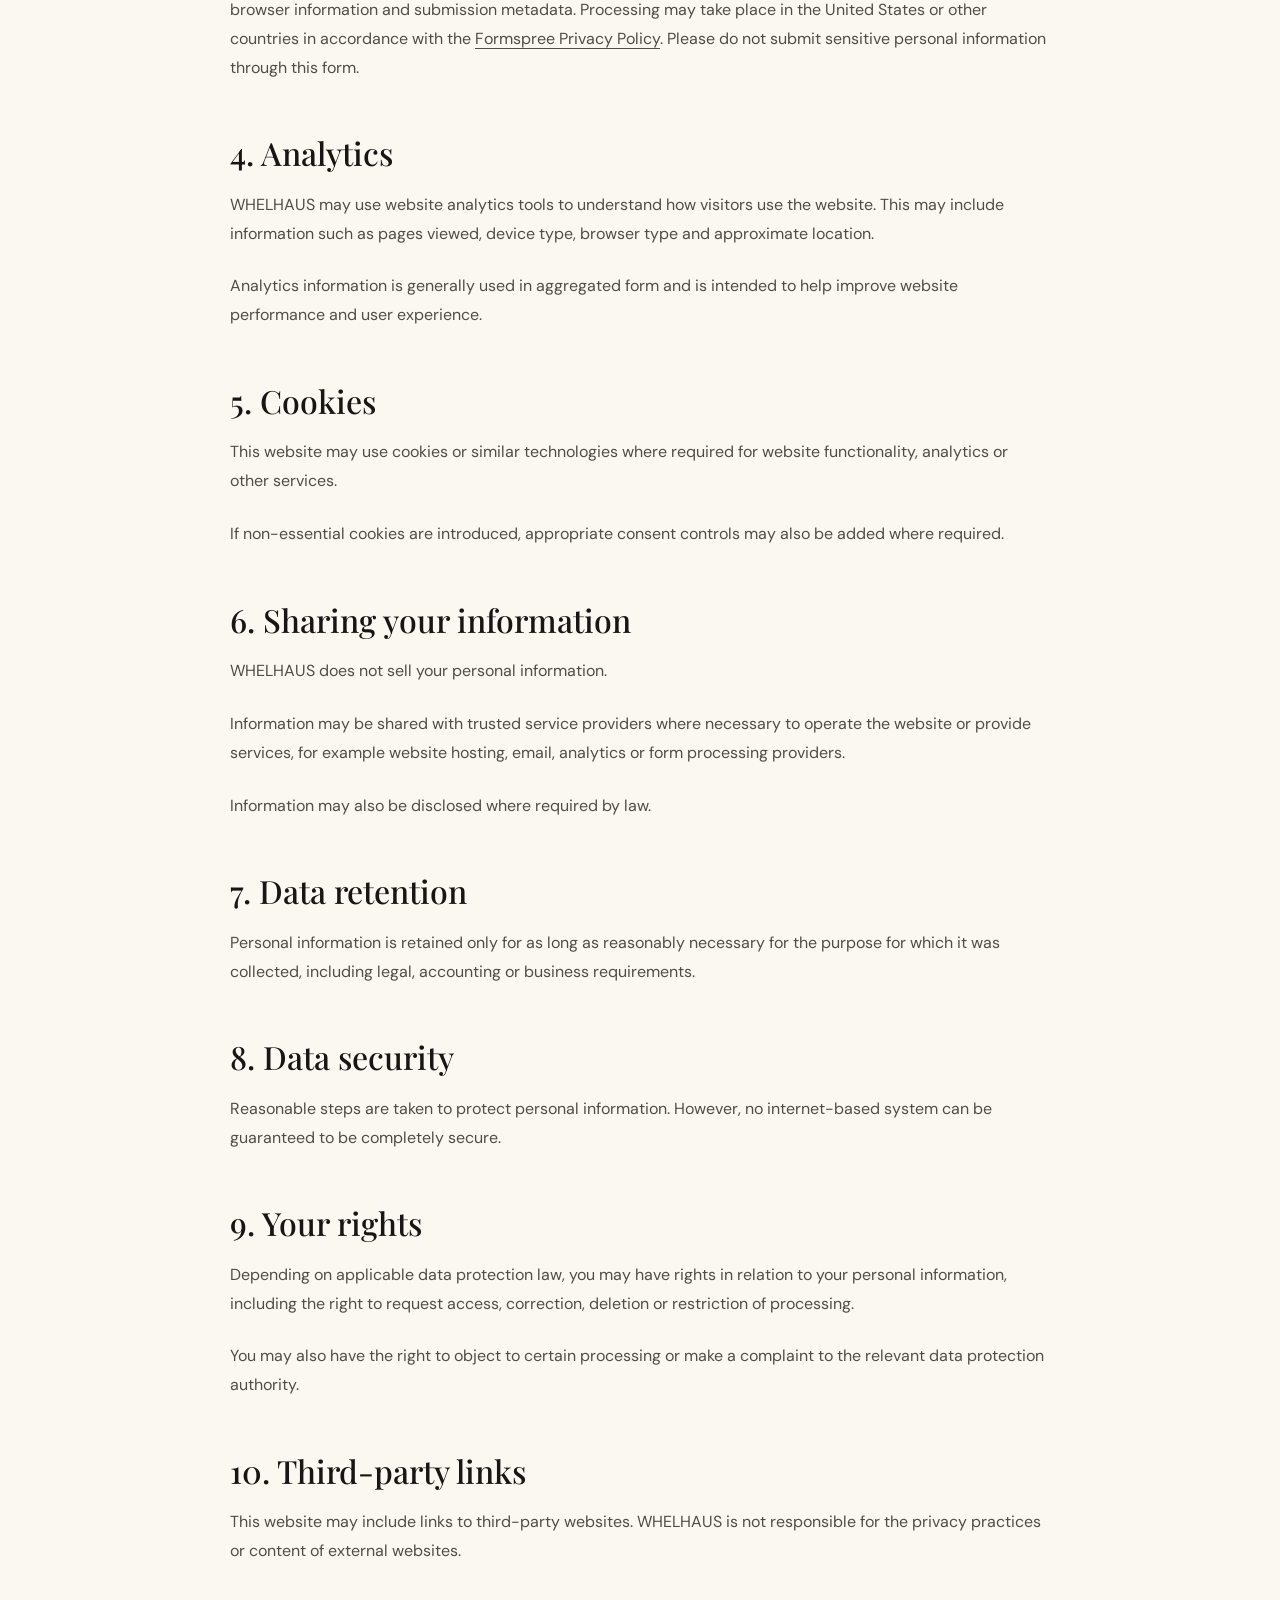
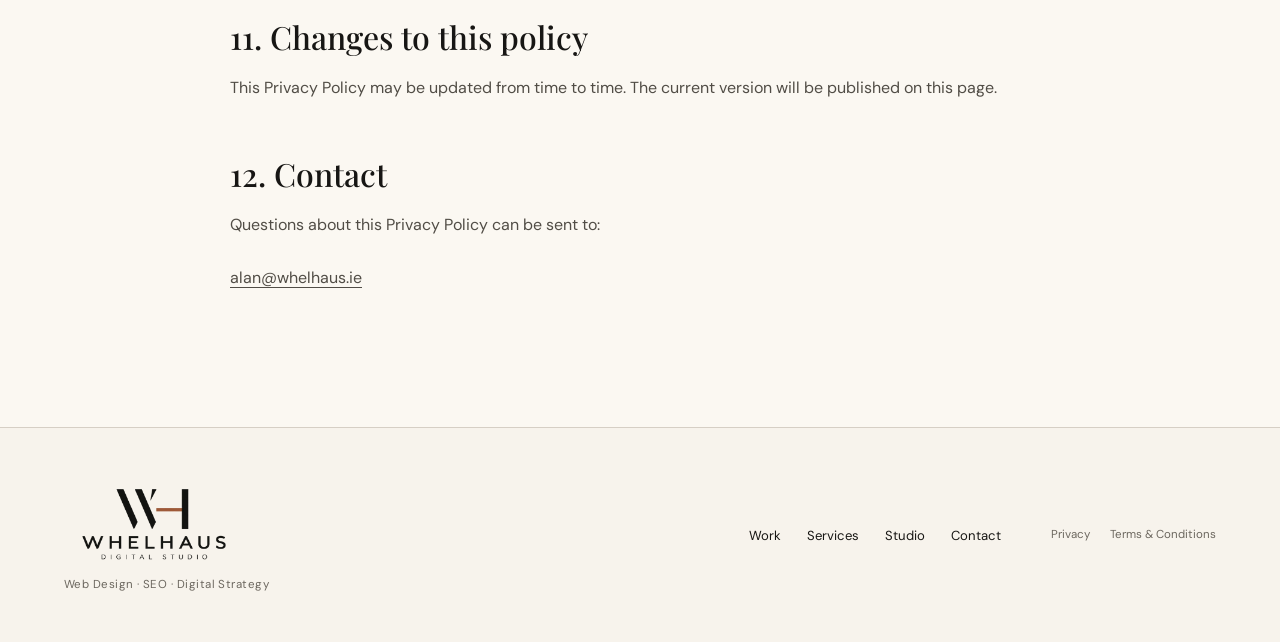
<file: privacy.html>
<!DOCTYPE html>
<html lang="en">

<head>

    <meta charset="UTF-8">

    <meta name="viewport" content="width=device-width, initial-scale=1.0">


    <!-- SEO -->

    <title>Privacy Policy | WHELHAUS Digital Studio</title>

    <meta
        name="description"
        content="Privacy Policy for WHELHAUS Digital Studio, including information about how personal data and website enquiries are handled."
    >

    <link rel="canonical" href="https://whelhaus.ie/privacy">

    <meta name="robots" content="index, follow">


    <!-- FONTS -->

    <link rel="preconnect" href="https://fonts.googleapis.com">

    <link rel="preconnect" href="https://fonts.gstatic.com" crossorigin>

    <link
        href="https://fonts.googleapis.com/css2?family=DM+Sans:wght@400;500;600;700&family=Playfair+Display:ital,wght@0,500;1,500&display=swap"
        rel="stylesheet"
    >


    <!-- FAVICON -->

    <link
        rel="icon"
        type="image/png"
        href="images/whelhaus-favicon.png"
    >


    <!-- STYLESHEET -->

    <link
        rel="stylesheet"
        href="css/style.css?v=20260912"
    >

</head>


<body>

    <!-- HEADER -->

    <header class="site-header">

        <a
            href="/"
            class="brand brand-logo"
            aria-label="WHELHAUS Digital Studio home"
        >

            <img
                src="images/whelhaus-logo-600.webp"
                alt="WHELHAUS Digital Studio"
                class="header-logo"
            >

        </a>


        <button
            class="menu-toggle"
            type="button"
            aria-label="Open navigation"
            aria-expanded="false"
        >
            Menu
        </button>


        <nav
            class="main-nav"
            aria-label="Main navigation"
        >

            <a href="/work">Work</a>

            <a href="/services">Services</a>

            <a href="/studio">Studio</a>

            <a href="/contact">Contact</a>

            <a
                href="/contact"
                class="nav-button"
            >
                Start a project →
            </a>

        </nav>

    </header>


    <main>

        <section class="legal-page">

            <div class="legal-page-header">

                <p class="eyebrow">
                    Legal
                </p>

                <h1>
                    Privacy Policy
                </h1>

                <p class="legal-updated">
                    Last updated: September 2026
                </p>

            </div>


            <div class="legal-content">

                <p>
                    WHELHAUS respects your privacy and is committed to
                    protecting any personal information you provide when
                    using this website or contacting the studio.
                </p>


                <h2>
                    1. Information we may collect
                </h2>

                <p>
                    We may collect personal information when you contact
                    WHELHAUS through the website, email or other communication
                    channels. This may include:
                </p>

                <ul>
                    <li>Your name</li>
                    <li>Your email address</li>
                    <li>Your business name</li>
                    <li>Your website address</li>
                    <li>Project details you choose to provide</li>
                    <li>Any other information included in your enquiry</li>
                </ul>


                <h2>
                    2. How your information is used
                </h2>

                <p>
                    Personal information is used only where reasonably
                    necessary to:
                </p>

                <ul>
                    <li>Respond to enquiries</li>
                    <li>Discuss potential projects</li>
                    <li>Provide requested services</li>
                    <li>Prepare proposals or quotations</li>
                    <li>Manage client relationships</li>
                    <li>Improve the website and services</li>
                    <li>Meet legal or regulatory obligations</li>
                </ul>


                <h2>
                    3. Contact forms
                </h2>

                <p>
                    If you submit a contact or project enquiry form, the
                    information you provide is processed by Formspree, a
                    third-party form service used to deliver the enquiry to
                    WHELHAUS.
                </p>

                <p>
                    Formspree may process the details you submit together with
                    technical information such as your IP address, browser
                    information and submission metadata. Processing may take
                    place in the United States or other countries in accordance
                    with the
                    <a
                        href="https://formspree.io/legal/privacy-policy/"
                        target="_blank"
                        rel="noopener noreferrer"
                    >Formspree Privacy Policy</a>.
                    Please do not submit sensitive personal information through
                    this form.
                </p>


                <h2>
                    4. Analytics
                </h2>

                <p>
                    WHELHAUS may use website analytics tools to understand
                    how visitors use the website. This may include information
                    such as pages viewed, device type, browser type and
                    approximate location.
                </p>

                <p>
                    Analytics information is generally used in aggregated form
                    and is intended to help improve website performance and
                    user experience.
                </p>


                <h2>
                    5. Cookies
                </h2>

                <p>
                    This website may use cookies or similar technologies where
                    required for website functionality, analytics or other
                    services.
                </p>

                <p>
                    If non-essential cookies are introduced, appropriate
                    consent controls may also be added where required.
                </p>


                <h2>
                    6. Sharing your information
                </h2>

                <p>
                    WHELHAUS does not sell your personal information.
                </p>

                <p>
                    Information may be shared with trusted service providers
                    where necessary to operate the website or provide services,
                    for example website hosting, email, analytics or form
                    processing providers.
                </p>

                <p>
                    Information may also be disclosed where required by law.
                </p>


                <h2>
                    7. Data retention
                </h2>

                <p>
                    Personal information is retained only for as long as
                    reasonably necessary for the purpose for which it was
                    collected, including legal, accounting or business
                    requirements.
                </p>


                <h2>
                    8. Data security
                </h2>

                <p>
                    Reasonable steps are taken to protect personal information.
                    However, no internet-based system can be guaranteed to be
                    completely secure.
                </p>


                <h2>
                    9. Your rights
                </h2>

                <p>
                    Depending on applicable data protection law, you may have
                    rights in relation to your personal information, including
                    the right to request access, correction, deletion or
                    restriction of processing.
                </p>

                <p>
                    You may also have the right to object to certain processing
                    or make a complaint to the relevant data protection
                    authority.
                </p>


                <h2>
                    10. Third-party links
                </h2>

                <p>
                    This website may include links to third-party websites.
                    WHELHAUS is not responsible for the privacy practices or
                    content of external websites.
                </p>


                <h2>
                    11. Changes to this policy
                </h2>

                <p>
                    This Privacy Policy may be updated from time to time.
                    The current version will be published on this page.
                </p>


                <h2>
                    12. Contact
                </h2>

                <p>
                    Questions about this Privacy Policy can be sent to:
                </p>

                <p>
                    <a href="mailto:alan@whelhaus.ie">
                        alan@whelhaus.ie
                    </a>
                </p>

            </div>

        </section>

    </main>


    <!-- FOOTER -->

    <footer class="site-footer">

    <div class="footer-brand">

        <a
            href="/"
            class="footer-logo-link"
            aria-label="WHELHAUS Digital Studio home"
        >
            <img
                src="images/whelhaus-logo-600.webp"
                alt="WHELHAUS Digital Studio"
                class="footer-logo"
            >
        </a>

        <p class="footer-tagline">
            Web Design · SEO · Digital Strategy
        </p>

    </div>


    <nav
        class="footer-nav"
        aria-label="Footer navigation"
    >
        <a href="/work">Work</a>
        <a href="/services">Services</a>
        <a href="/studio">Studio</a>
        <a href="/contact">Contact</a>
    </nav>


    <div class="footer-legal">
        <a href="/privacy">Privacy</a>
        <a href="/terms">Terms &amp; Conditions</a>
    </div>

</footer>


    <script src="js/main.js"></script>

</body>

</html>
</file>
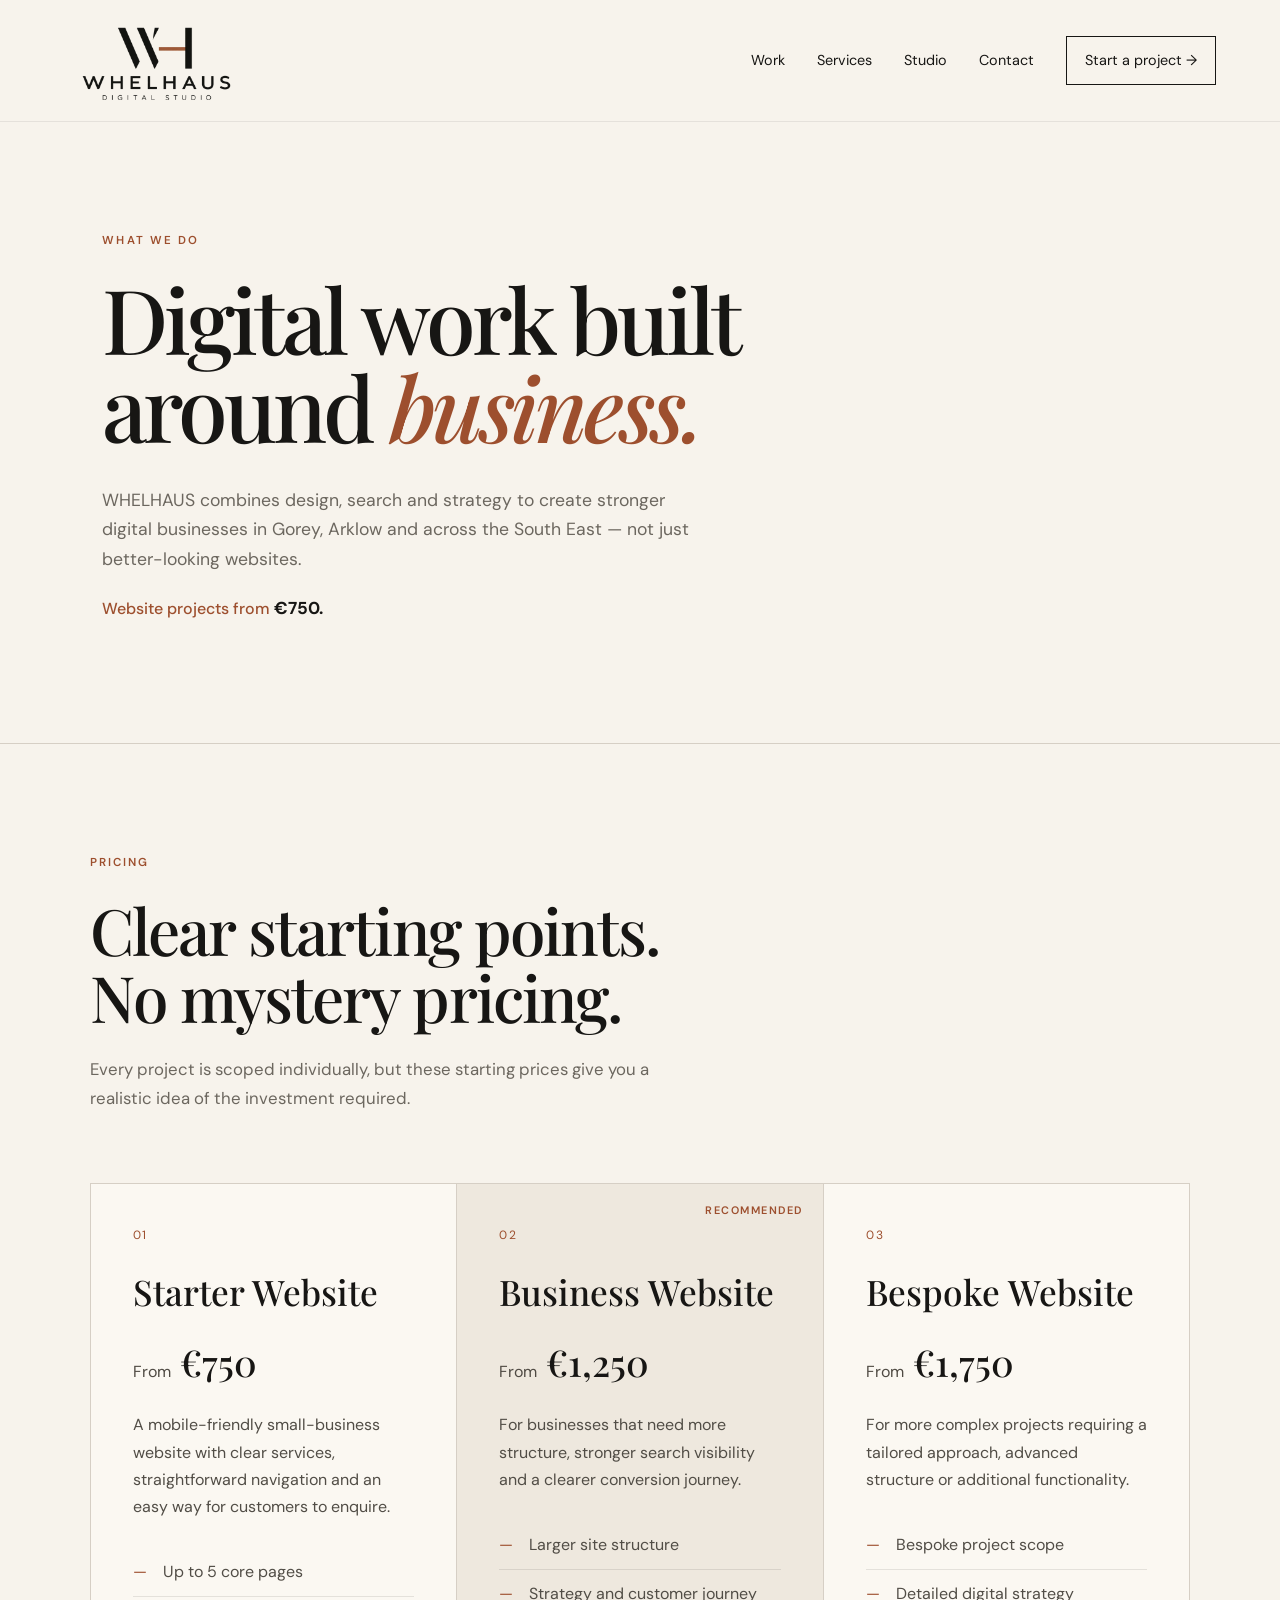
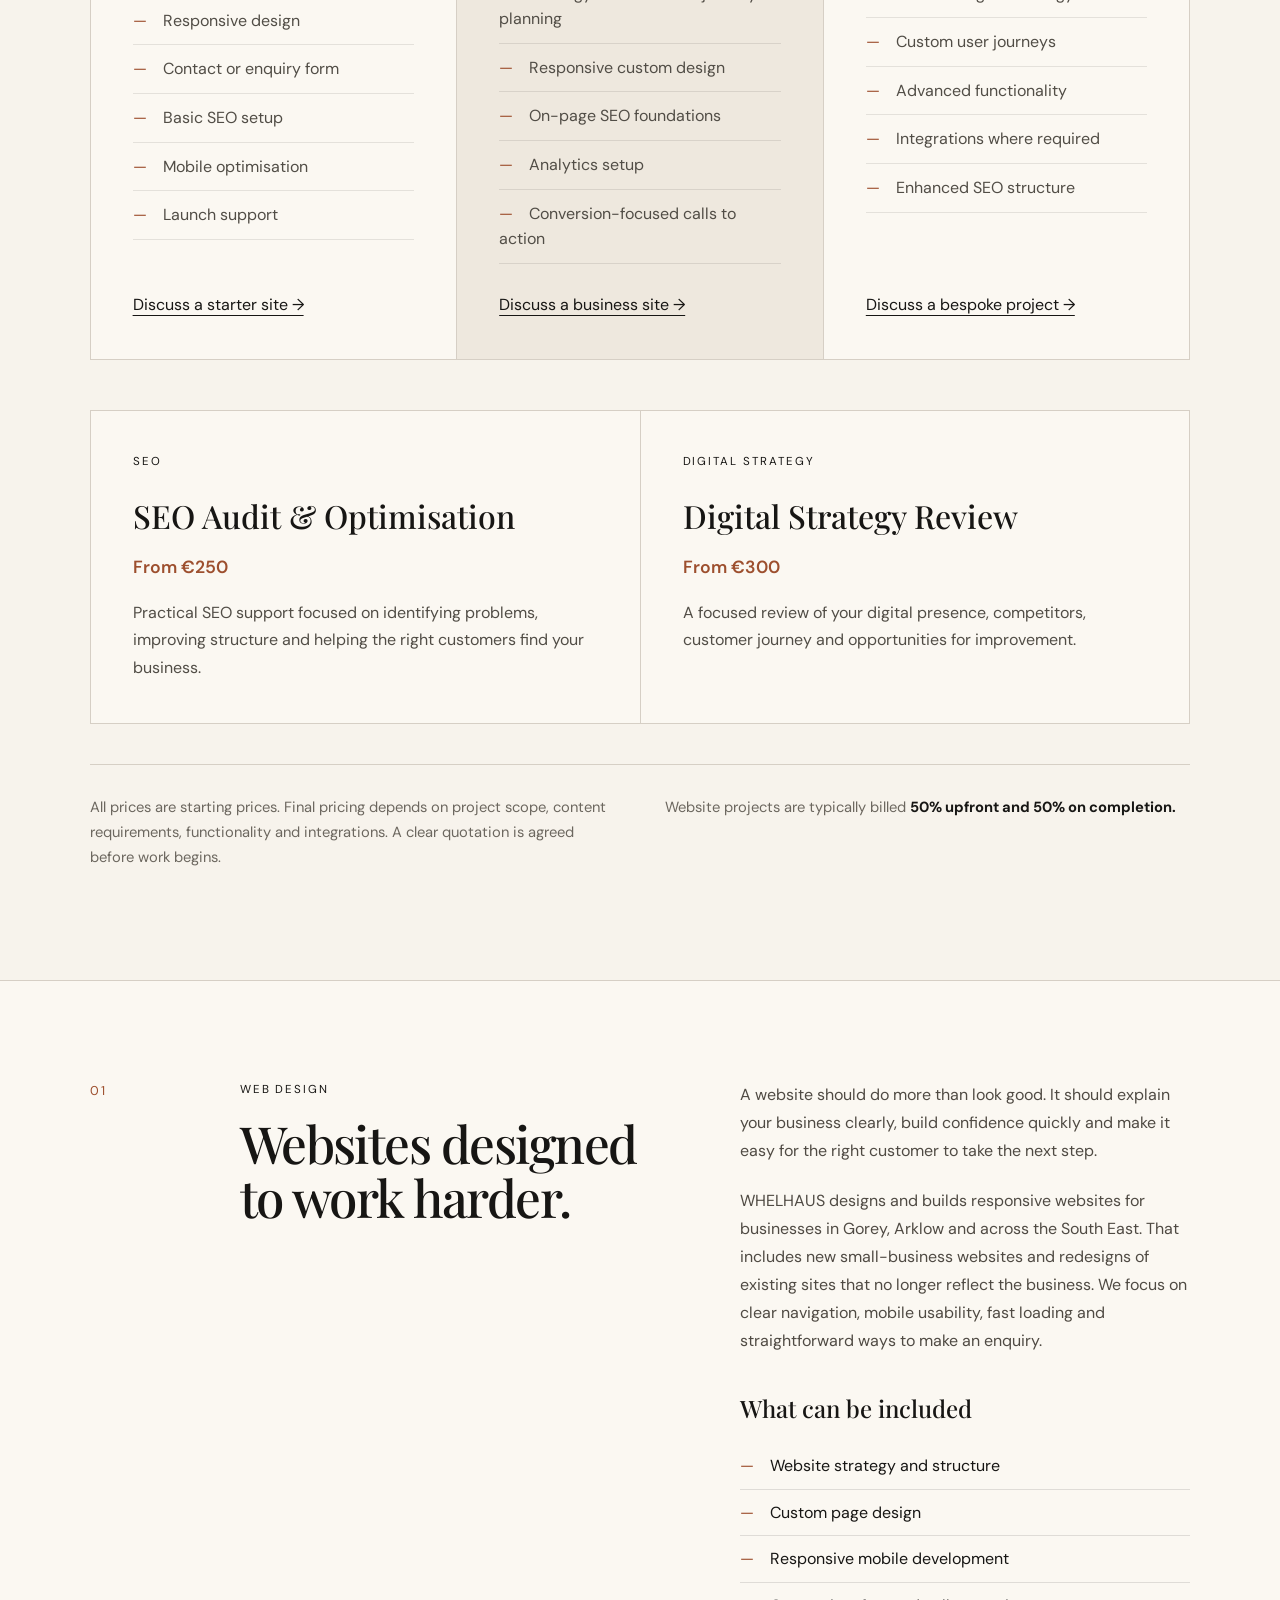
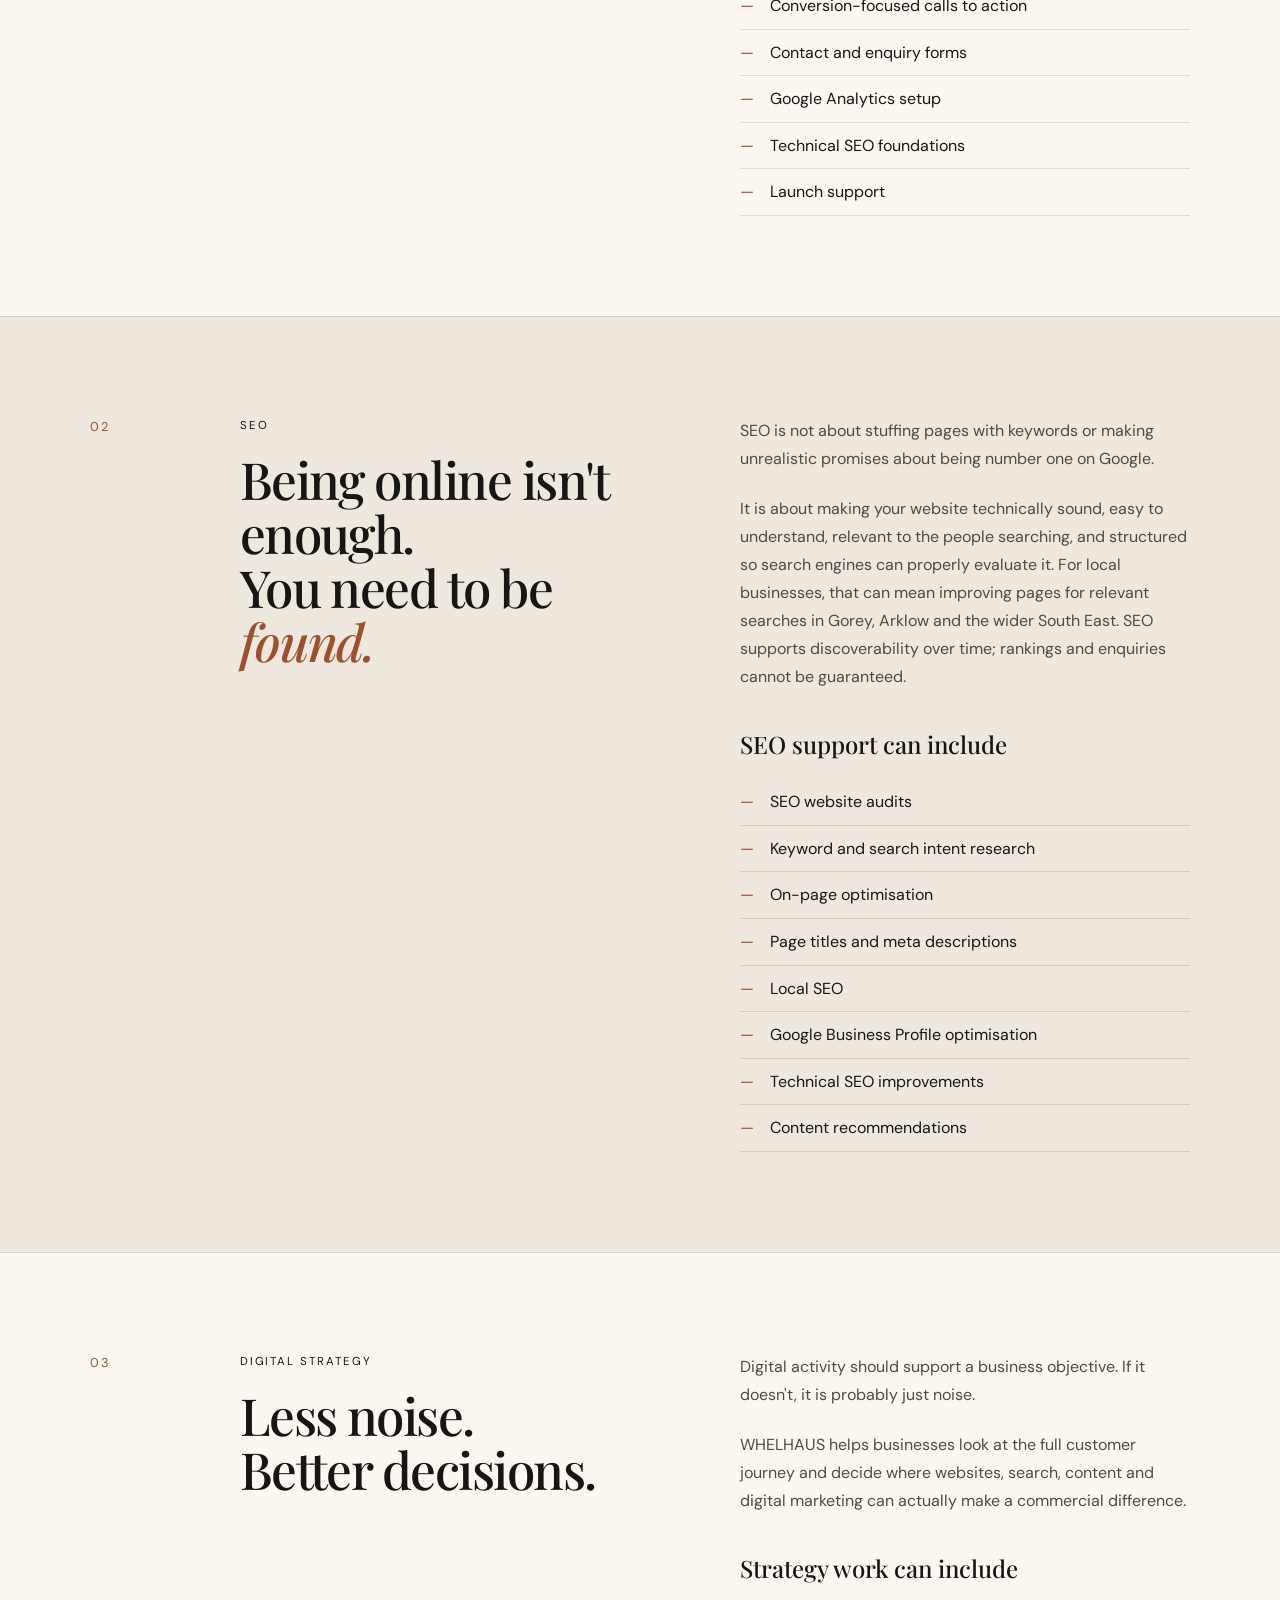
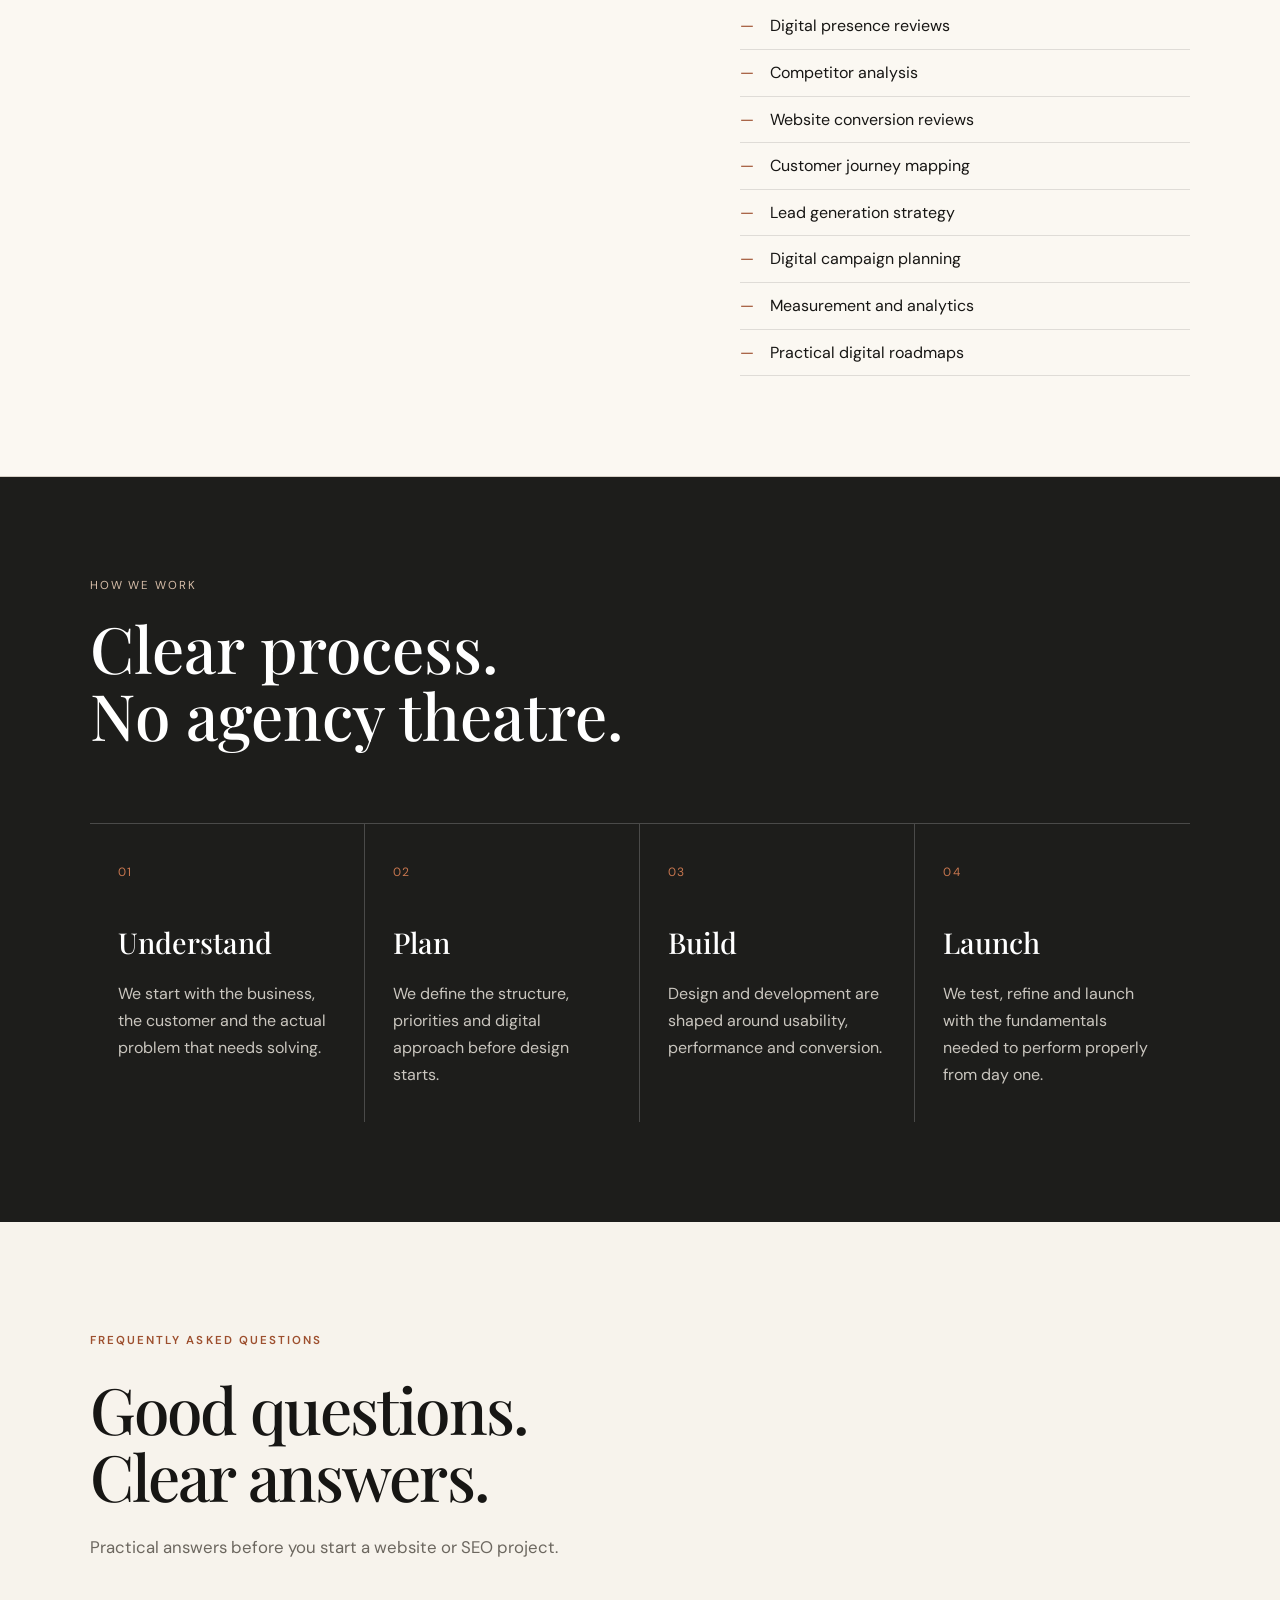
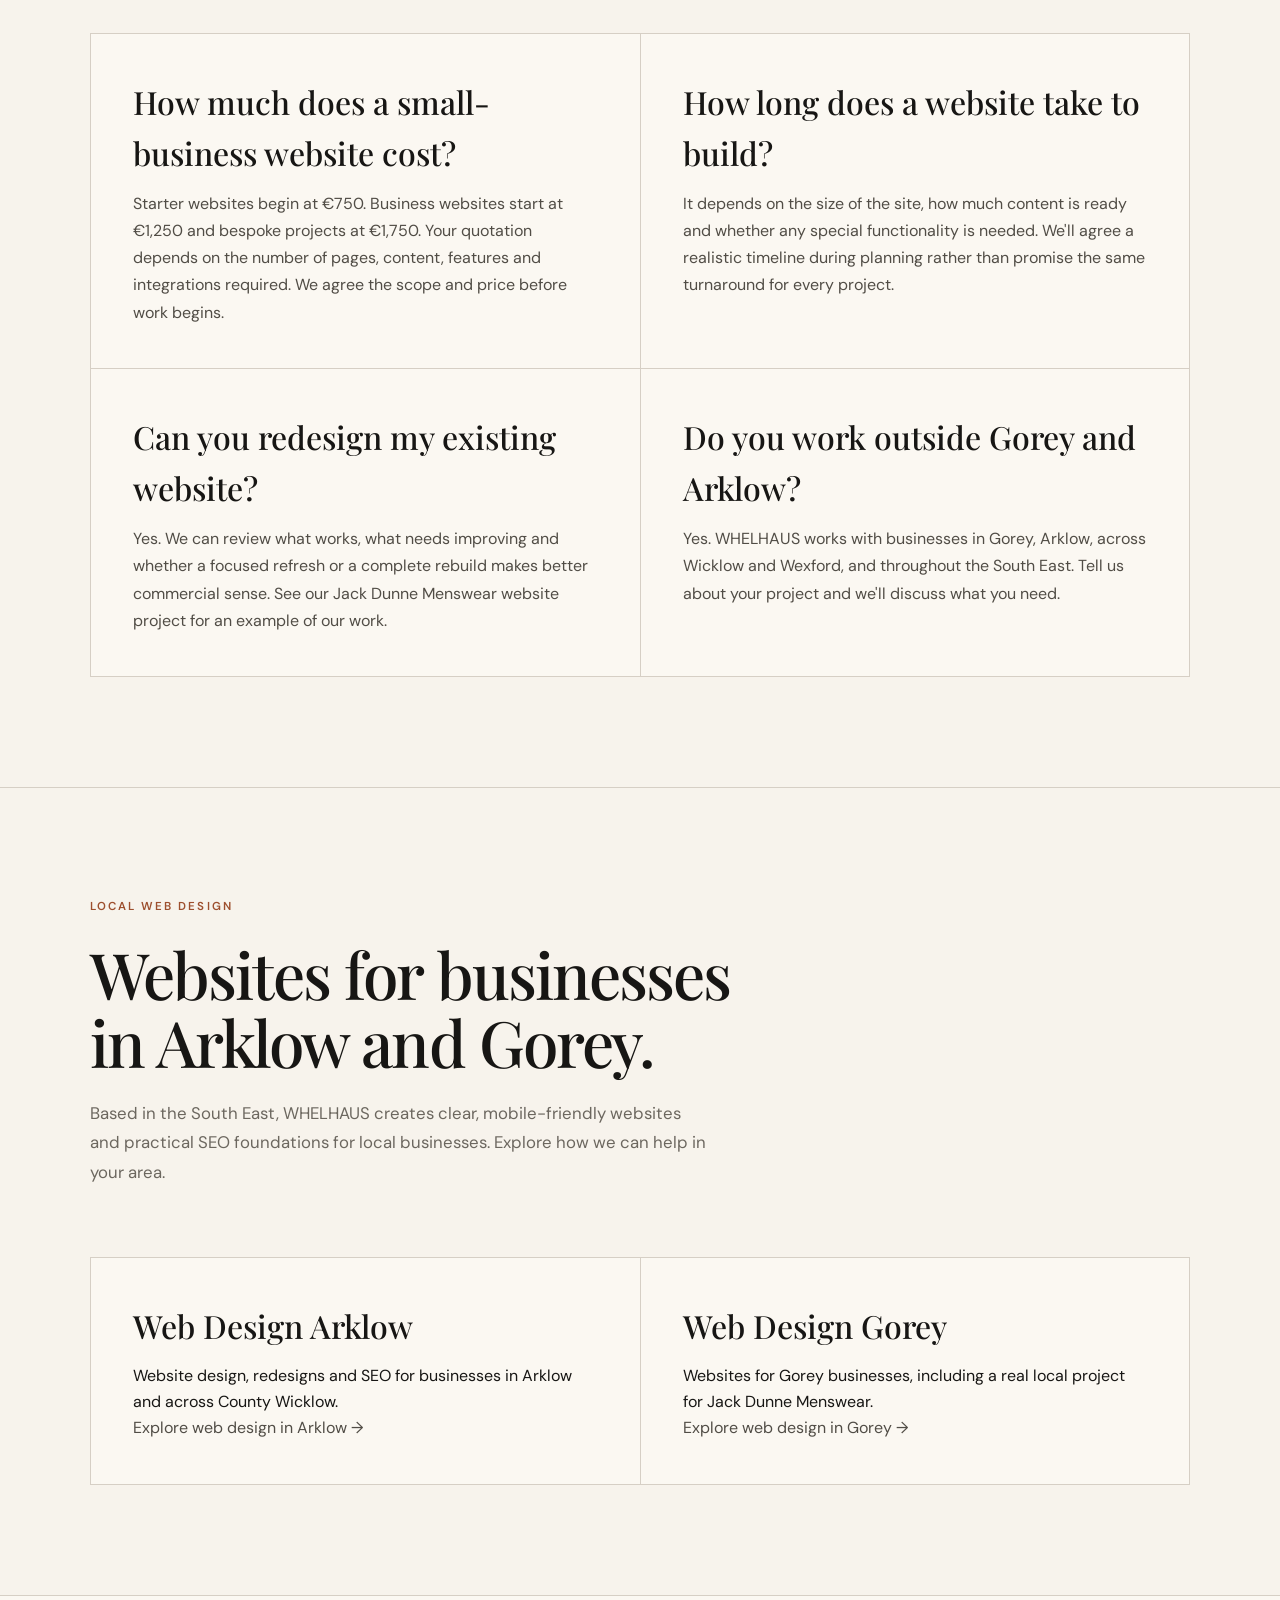
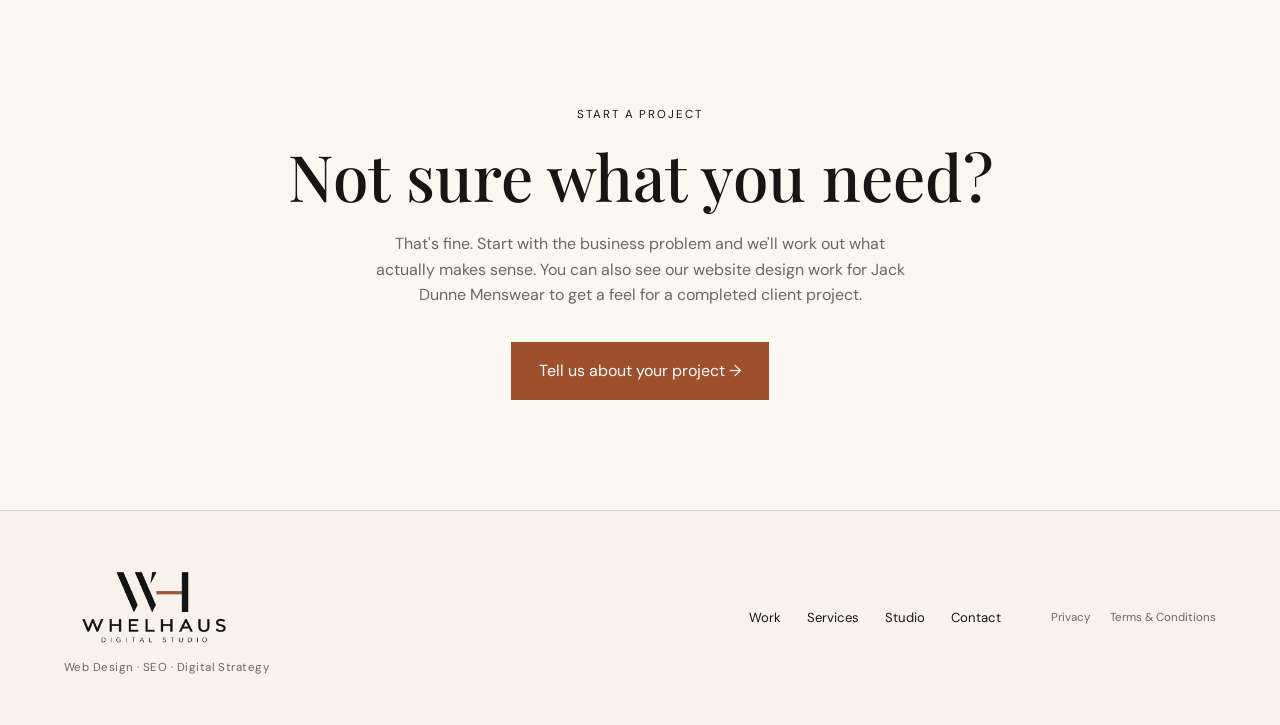
<file: services.html>
<!DOCTYPE html>
<html lang="en">

<head>

    <meta charset="UTF-8">

    <meta name="viewport" content="width=device-width, initial-scale=1.0">


    <!-- SEO -->

    <title>Web Design &amp; SEO Services in Gorey &amp; Arklow | WHELHAUS</title>

    <meta
        name="description"
        content="Web design, website redesign, SEO and digital strategy for businesses in Gorey, Arklow, Wexford and Wicklow. Website projects from €750."
    >

    <link rel="canonical" href="https://whelhaus.ie/services">


    <!-- SOCIAL SHARING -->

    <meta
        property="og:title"
        content="Web Design &amp; SEO Services | Gorey &amp; Arklow | WHELHAUS"
    >

    <meta
        property="og:description"
        content="Professional web design, website redesign, SEO and digital strategy for businesses across the South East."
    >

    <meta
        property="og:type"
        content="website"
    >

    <meta
        property="og:url"
        content="https://whelhaus.ie/services"
    >

    <meta
        property="og:image"
        content="https://whelhaus.ie/images/whelhaus-logo-600.webp"
    >


    <!-- TWITTER / X -->

    <meta
        name="twitter:card"
        content="summary_large_image"
    >

    <meta
        name="twitter:title"
        content="Web Design &amp; SEO Services | Gorey &amp; Arklow | WHELHAUS"
    >

    <meta
        name="twitter:description"
        content="Professional web design, website redesign, SEO and digital strategy for businesses across the South East."
    >

    <meta
        name="twitter:image"
        content="https://whelhaus.ie/images/whelhaus-logo-600.webp"
    >


    <!-- FONTS -->

    <link rel="preconnect" href="https://fonts.googleapis.com">

    <link rel="preconnect" href="https://fonts.gstatic.com" crossorigin>

    <link
        href="https://fonts.googleapis.com/css2?family=DM+Sans:wght@400;500;600;700&family=Playfair+Display:ital,wght@0,500;1,500&display=swap"
        rel="stylesheet"
    >


    <!-- FAVICON -->

    <link
        rel="icon"
        type="image/png"
        href="images/whelhaus-favicon.png"
    >


    <!-- STYLESHEET -->

    <link
        rel="stylesheet"
        href="css/style.css?v=20260912"
    >

</head>


<body>

    <!-- =====================================================
         HEADER
    ====================================================== -->

    <header class="site-header">

        <a
            href="/"
            class="brand brand-logo"
            aria-label="WHELHAUS Digital Studio home"
        >
            <img
                src="images/whelhaus-logo-600.webp"
                alt="WHELHAUS Digital Studio"
                class="header-logo"
            >
        </a>


        <button
            class="menu-toggle"
            type="button"
            aria-label="Open navigation"
            aria-expanded="false"
        >
            Menu
        </button>


        <nav
            class="main-nav"
            aria-label="Main navigation"
        >

            <a href="/work">
                Work
            </a>

            <a href="/services">
                Services
            </a>

            <a href="/studio">
                Studio
            </a>

            <a href="/contact">
                Contact
            </a>

            <a
                href="/contact"
                class="nav-button"
            >
                Start a project →
            </a>

        </nav>

    </header>



    <!-- =====================================================
         MAIN
    ====================================================== -->

    <main>


        <!-- =================================================
             SERVICES HERO
        ================================================== -->

        <section class="services-hero">

            <p class="eyebrow">
                What we do
            </p>

            <h1>
                Digital work built<br>
                around <em>business.</em>
            </h1>

            <p class="services-hero-intro">

                WHELHAUS combines design, search and strategy to create
                stronger digital businesses in Gorey, Arklow and across
                the South East — not just better-looking websites.

            </p>

            <p class="services-hero-price">
                Website projects from <strong>€750.</strong>
            </p>

        </section>



        <!-- =================================================
             PRICING
        ================================================== -->

        <section class="pricing-section">

            <div class="pricing-intro">

                <p class="eyebrow">
                    Pricing
                </p>

                <h2>
                    Clear starting points.<br>
                    No mystery pricing.
                </h2>

                <p>

                    Every project is scoped individually, but these
                    starting prices give you a realistic idea of the
                    investment required.

                </p>

            </div>


            <div class="pricing-grid">


                <!-- STARTER -->

                <article class="pricing-card">

                    <p class="pricing-number">
                        01
                    </p>

                    <h3>
                        Starter Website
                    </h3>

                    <p class="pricing-price">
                        From <strong>€750</strong>
                    </p>

                    <p class="pricing-summary">

                        A mobile-friendly small-business website with clear
                        services, straightforward navigation and an easy
                        way for customers to enquire.

                    </p>

                    <ul>

                        <li>
                            Up to 5 core pages
                        </li>

                        <li>
                            Responsive design
                        </li>

                        <li>
                            Contact or enquiry form
                        </li>

                        <li>
                            Basic SEO setup
                        </li>

                        <li>
                            Mobile optimisation
                        </li>

                        <li>
                            Launch support
                        </li>

                    </ul>

                    <a
                        href="/contact"
                        class="pricing-link"
                    >
                        Discuss a starter site →
                    </a>

                </article>



                <!-- BUSINESS -->

                <article class="pricing-card pricing-card-featured">

                    <p class="pricing-label">
                        Recommended
                    </p>

                    <p class="pricing-number">
                        02
                    </p>

                    <h3>
                        Business Website
                    </h3>

                    <p class="pricing-price">
                        From <strong>€1,250</strong>
                    </p>

                    <p class="pricing-summary">

                        For businesses that need more structure,
                        stronger search visibility and a clearer
                        conversion journey.

                    </p>

                    <ul>

                        <li>
                            Larger site structure
                        </li>

                        <li>
                            Strategy and customer journey planning
                        </li>

                        <li>
                            Responsive custom design
                        </li>

                        <li>
                            On-page SEO foundations
                        </li>

                        <li>
                            Analytics setup
                        </li>

                        <li>
                            Conversion-focused calls to action
                        </li>

                    </ul>

                    <a
                        href="/contact"
                        class="pricing-link"
                    >
                        Discuss a business site →
                    </a>

                </article>



                <!-- BESPOKE -->

                <article class="pricing-card">

                    <p class="pricing-number">
                        03
                    </p>

                    <h3>
                        Bespoke Website
                    </h3>

                    <p class="pricing-price">
                        From <strong>€1,750</strong>
                    </p>

                    <p class="pricing-summary">

                        For more complex projects requiring a tailored
                        approach, advanced structure or additional
                        functionality.

                    </p>

                    <ul>

                        <li>
                            Bespoke project scope
                        </li>

                        <li>
                            Detailed digital strategy
                        </li>

                        <li>
                            Custom user journeys
                        </li>

                        <li>
                            Advanced functionality
                        </li>

                        <li>
                            Integrations where required
                        </li>

                        <li>
                            Enhanced SEO structure
                        </li>

                    </ul>

                    <a
                        href="/contact"
                        class="pricing-link"
                    >
                        Discuss a bespoke project →
                    </a>

                </article>


            </div>


            <div class="pricing-services">

                <article>

                    <p class="section-label">
                        SEO
                    </p>

                    <h3>
                        SEO Audit &amp; Optimisation
                    </h3>

                    <p class="pricing-small-price">
                        From €250
                    </p>

                    <p>

                        Practical SEO support focused on identifying
                        problems, improving structure and helping the
                        right customers find your business.

                    </p>

                </article>


                <article>

                    <p class="section-label">
                        Digital Strategy
                    </p>

                    <h3>
                        Digital Strategy Review
                    </h3>

                    <p class="pricing-small-price">
                        From €300
                    </p>

                    <p>

                        A focused review of your digital presence,
                        competitors, customer journey and opportunities
                        for improvement.

                    </p>

                </article>

            </div>


            <div class="pricing-note">

                <p>

                    All prices are starting prices. Final pricing depends
                    on project scope, content requirements, functionality
                    and integrations. A clear quotation is agreed before
                    work begins.

                </p>

                <p>

                    Website projects are typically billed
                    <strong>50% upfront and 50% on completion.</strong>

                </p>

            </div>

        </section>



        <!-- =================================================
             WEB DESIGN
        ================================================== -->

        <section
            class="service-detail"
            id="web-design"
        >

            <div class="service-detail-number">
                01
            </div>


            <div class="service-detail-title">

                <p class="section-label">
                    Web Design
                </p>

                <h2>
                    Websites designed<br>
                    to work harder.
                </h2>

            </div>


            <div class="service-detail-copy">

                <p>

                    A website should do more than look good.
                    It should explain your business clearly,
                    build confidence quickly and make it easy
                    for the right customer to take the next step.

                </p>

                <p>

                    WHELHAUS designs and builds responsive websites for
                    businesses in Gorey, Arklow and across the South East.
                    That includes new small-business websites and redesigns
                    of existing sites that no longer reflect the business.
                    We focus on clear navigation, mobile usability, fast
                    loading and straightforward ways to make an enquiry.

                </p>


                <h3>
                    What can be included
                </h3>


                <ul>

                    <li>
                        Website strategy and structure
                    </li>

                    <li>
                        Custom page design
                    </li>

                    <li>
                        Responsive mobile development
                    </li>

                    <li>
                        Conversion-focused calls to action
                    </li>

                    <li>
                        Contact and enquiry forms
                    </li>

                    <li>
                        Google Analytics setup
                    </li>

                    <li>
                        Technical SEO foundations
                    </li>

                    <li>
                        Launch support
                    </li>

                </ul>

            </div>

        </section>



        <!-- =================================================
             SEO
        ================================================== -->

        <section
            class="service-detail service-detail-alt"
            id="seo"
        >

            <div class="service-detail-number">
                02
            </div>


            <div class="service-detail-title">

                <p class="section-label">
                    SEO
                </p>

                <h2>
                    Being online isn't enough.<br>
                    You need to be <em>found.</em>
                </h2>

            </div>


            <div class="service-detail-copy">

                <p>

                    SEO is not about stuffing pages with keywords
                    or making unrealistic promises about being
                    number one on Google.

                </p>

                <p>

                    It is about making your website technically sound,
                    easy to understand, relevant to the people searching,
                    and structured so search engines can properly
                    evaluate it. For local businesses, that can mean
                    improving pages for relevant searches in Gorey,
                    Arklow and the wider South East. SEO supports
                    discoverability over time; rankings and enquiries
                    cannot be guaranteed.

                </p>


                <h3>
                    SEO support can include
                </h3>


                <ul>

                    <li>
                        SEO website audits
                    </li>

                    <li>
                        Keyword and search intent research
                    </li>

                    <li>
                        On-page optimisation
                    </li>

                    <li>
                        Page titles and meta descriptions
                    </li>

                    <li>
                        Local SEO
                    </li>

                    <li>
                        Google Business Profile optimisation
                    </li>

                    <li>
                        Technical SEO improvements
                    </li>

                    <li>
                        Content recommendations
                    </li>

                </ul>

            </div>

        </section>



        <!-- =================================================
             DIGITAL STRATEGY
        ================================================== -->

        <section
            class="service-detail"
            id="digital-strategy"
        >

            <div class="service-detail-number">
                03
            </div>


            <div class="service-detail-title">

                <p class="section-label">
                    Digital Strategy
                </p>

                <h2>
                    Less noise.<br>
                    Better decisions.
                </h2>

            </div>


            <div class="service-detail-copy">

                <p>

                    Digital activity should support a business objective.
                    If it doesn't, it is probably just noise.

                </p>

                <p>

                    WHELHAUS helps businesses look at the full customer
                    journey and decide where websites, search, content
                    and digital marketing can actually make a commercial
                    difference.

                </p>


                <h3>
                    Strategy work can include
                </h3>


                <ul>

                    <li>
                        Digital presence reviews
                    </li>

                    <li>
                        Competitor analysis
                    </li>

                    <li>
                        Website conversion reviews
                    </li>

                    <li>
                        Customer journey mapping
                    </li>

                    <li>
                        Lead generation strategy
                    </li>

                    <li>
                        Digital campaign planning
                    </li>

                    <li>
                        Measurement and analytics
                    </li>

                    <li>
                        Practical digital roadmaps
                    </li>

                </ul>

            </div>

        </section>



        <!-- =================================================
             PROCESS
        ================================================== -->

        <section class="process-section">

            <div class="process-intro">

                <p class="section-label light">
                    How we work
                </p>

                <h2>
                    Clear process.<br>
                    No agency theatre.
                </h2>

            </div>


            <div class="process-grid">


                <article>

                    <span>
                        01
                    </span>

                    <h3>
                        Understand
                    </h3>

                    <p>

                        We start with the business, the customer
                        and the actual problem that needs solving.

                    </p>

                </article>


                <article>

                    <span>
                        02
                    </span>

                    <h3>
                        Plan
                    </h3>

                    <p>

                        We define the structure, priorities and
                        digital approach before design starts.

                    </p>

                </article>


                <article>

                    <span>
                        03
                    </span>

                    <h3>
                        Build
                    </h3>

                    <p>

                        Design and development are shaped around
                        usability, performance and conversion.

                    </p>

                </article>


                <article>

                    <span>
                        04
                    </span>

                    <h3>
                        Launch
                    </h3>

                    <p>

                        We test, refine and launch with the
                        fundamentals needed to perform properly
                        from day one.

                    </p>

                </article>


            </div>

        </section>



        <!-- =================================================
             FREQUENTLY ASKED QUESTIONS
        ================================================== -->

        <section class="pricing-section" aria-labelledby="services-faq-heading">

            <div class="pricing-intro">
                <p class="eyebrow">Frequently asked questions</p>
                <h2 id="services-faq-heading">Good questions.<br>Clear answers.</h2>
                <p>Practical answers before you start a website or SEO project.</p>
            </div>

            <div class="pricing-services">
                <article>
                    <h3>How much does a small-business website cost?</h3>
                    <p>Starter websites begin at €750. Business websites start
                    at €1,250 and bespoke projects at €1,750. Your quotation
                    depends on the number of pages, content, features and
                    integrations required. We agree the scope and price before
                    work begins.</p>
                </article>

                <article>
                    <h3>How long does a website take to build?</h3>
                    <p>It depends on the size of the site, how much content
                    is ready and whether any special functionality is needed.
                    We'll agree a realistic timeline during planning rather
                    than promise the same turnaround for every project.</p>
                </article>

                <article>
                    <h3>Can you redesign my existing website?</h3>
                    <p>Yes. We can review what works, what needs improving
                    and whether a focused refresh or a complete rebuild
                    makes better commercial sense. See our
                    <a href="/jack-dunne">Jack Dunne Menswear website project</a>
                    for an example of our work.</p>
                </article>

                <article>
                    <h3>Do you work outside Gorey and Arklow?</h3>
                    <p>Yes. WHELHAUS works with businesses in Gorey, Arklow,
                    across Wicklow and Wexford, and throughout the South East.
                    <a href="/contact">Tell us about your project</a>
                    and we'll discuss what you need.</p>
                </article>
            </div>

        </section>



        <!-- LOCAL WEB DESIGN -->
        <section class="pricing-section" aria-labelledby="local-web-design-heading">
            <div class="pricing-intro">
                <p class="eyebrow">Local web design</p>
                <h2 id="local-web-design-heading">Websites for businesses<br>in Arklow and Gorey.</h2>
                <p>Based in the South East, WHELHAUS creates clear, mobile-friendly websites and practical SEO foundations for local businesses. Explore how we can help in your area.</p>
            </div>
            <div class="pricing-services">
                <article>
                    <h3>Web Design Arklow</h3>
                    <p>Website design, redesigns and SEO for businesses in Arklow and across County Wicklow.</p>
                    <p><a href="/web-design-arklow">Explore web design in Arklow →</a></p>
                </article>
                <article>
                    <h3>Web Design Gorey</h3>
                    <p>Websites for Gorey businesses, including a real local project for Jack Dunne Menswear.</p>
                    <p><a href="/web-design-gorey">Explore web design in Gorey →</a></p>
                </article>
            </div>
        </section>

        <!-- =================================================
             CTA
        ================================================== -->

        <section class="services-cta">

            <p class="section-label">
                Start a project
            </p>


            <h2>
                Not sure what you need?
            </h2>


            <p>

                That's fine. Start with the business problem
                and we'll work out what actually makes sense.
                You can also <a href="/jack-dunne">see our website design work for Jack Dunne Menswear</a>
                to get a feel for a completed client project.

            </p>


            <a
                href="/contact"
                class="primary-button"
            >
                Tell us about your project →
            </a>

        </section>


    </main>



    <!-- =====================================================
         FOOTER
    ====================================================== -->

    <footer class="site-footer">

        <div class="footer-brand">

            <a
                href="/"
                class="footer-logo-link"
                aria-label="WHELHAUS Digital Studio home"
            >
                <img
                    src="images/whelhaus-logo-600.webp"
                    alt="WHELHAUS Digital Studio"
                    class="footer-logo"
                >
            </a>

            <p class="footer-tagline">
                Web Design · SEO · Digital Strategy
            </p>

        </div>


        <nav
            class="footer-nav"
            aria-label="Footer navigation"
        >
            <a href="/work">
                Work
            </a>

            <a href="/services">
                Services
            </a>

            <a href="/studio">
                Studio
            </a>

            <a href="/contact">
                Contact
            </a>
        </nav>


        <div class="footer-legal">

            <a href="/privacy">
                Privacy
            </a>

            <a href="/terms">
                Terms &amp; Conditions
            </a>

        </div>

    </footer>


    <script src="js/main.js"></script>

</body>

</html>
</file>
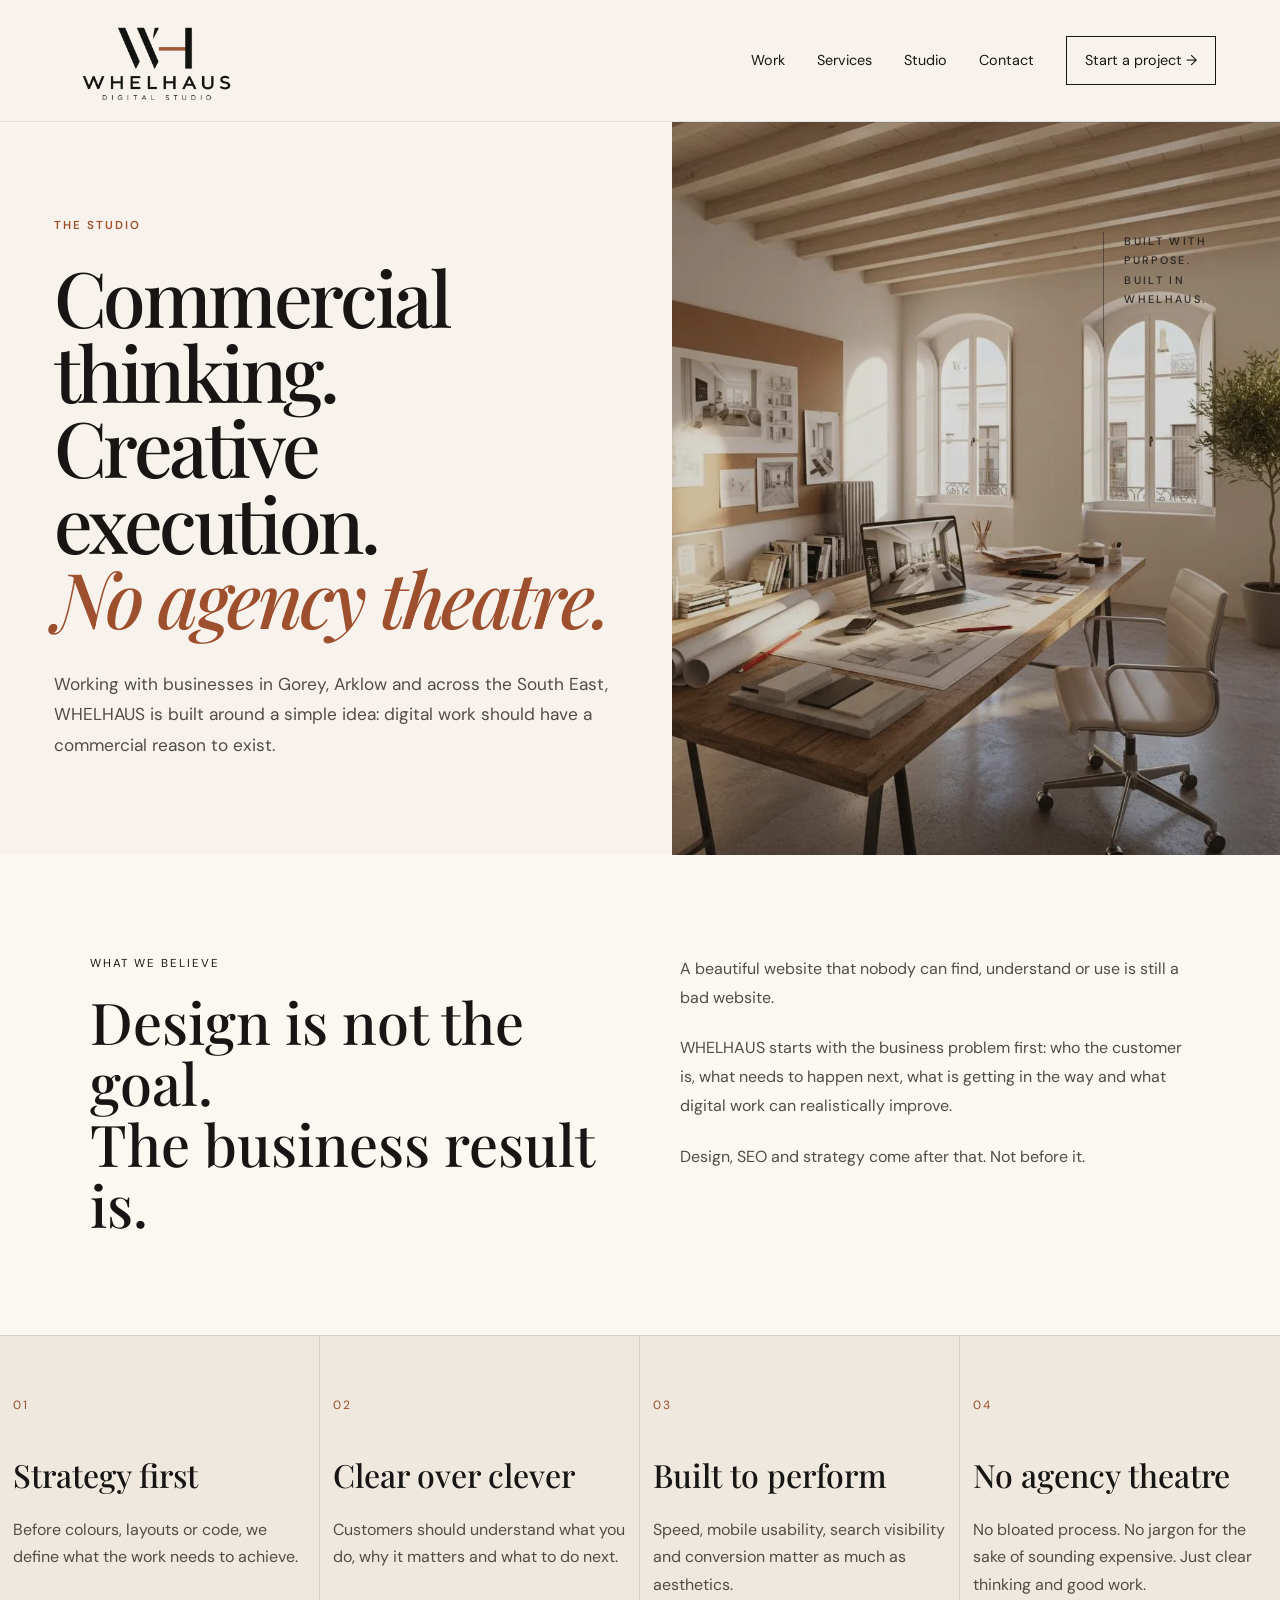
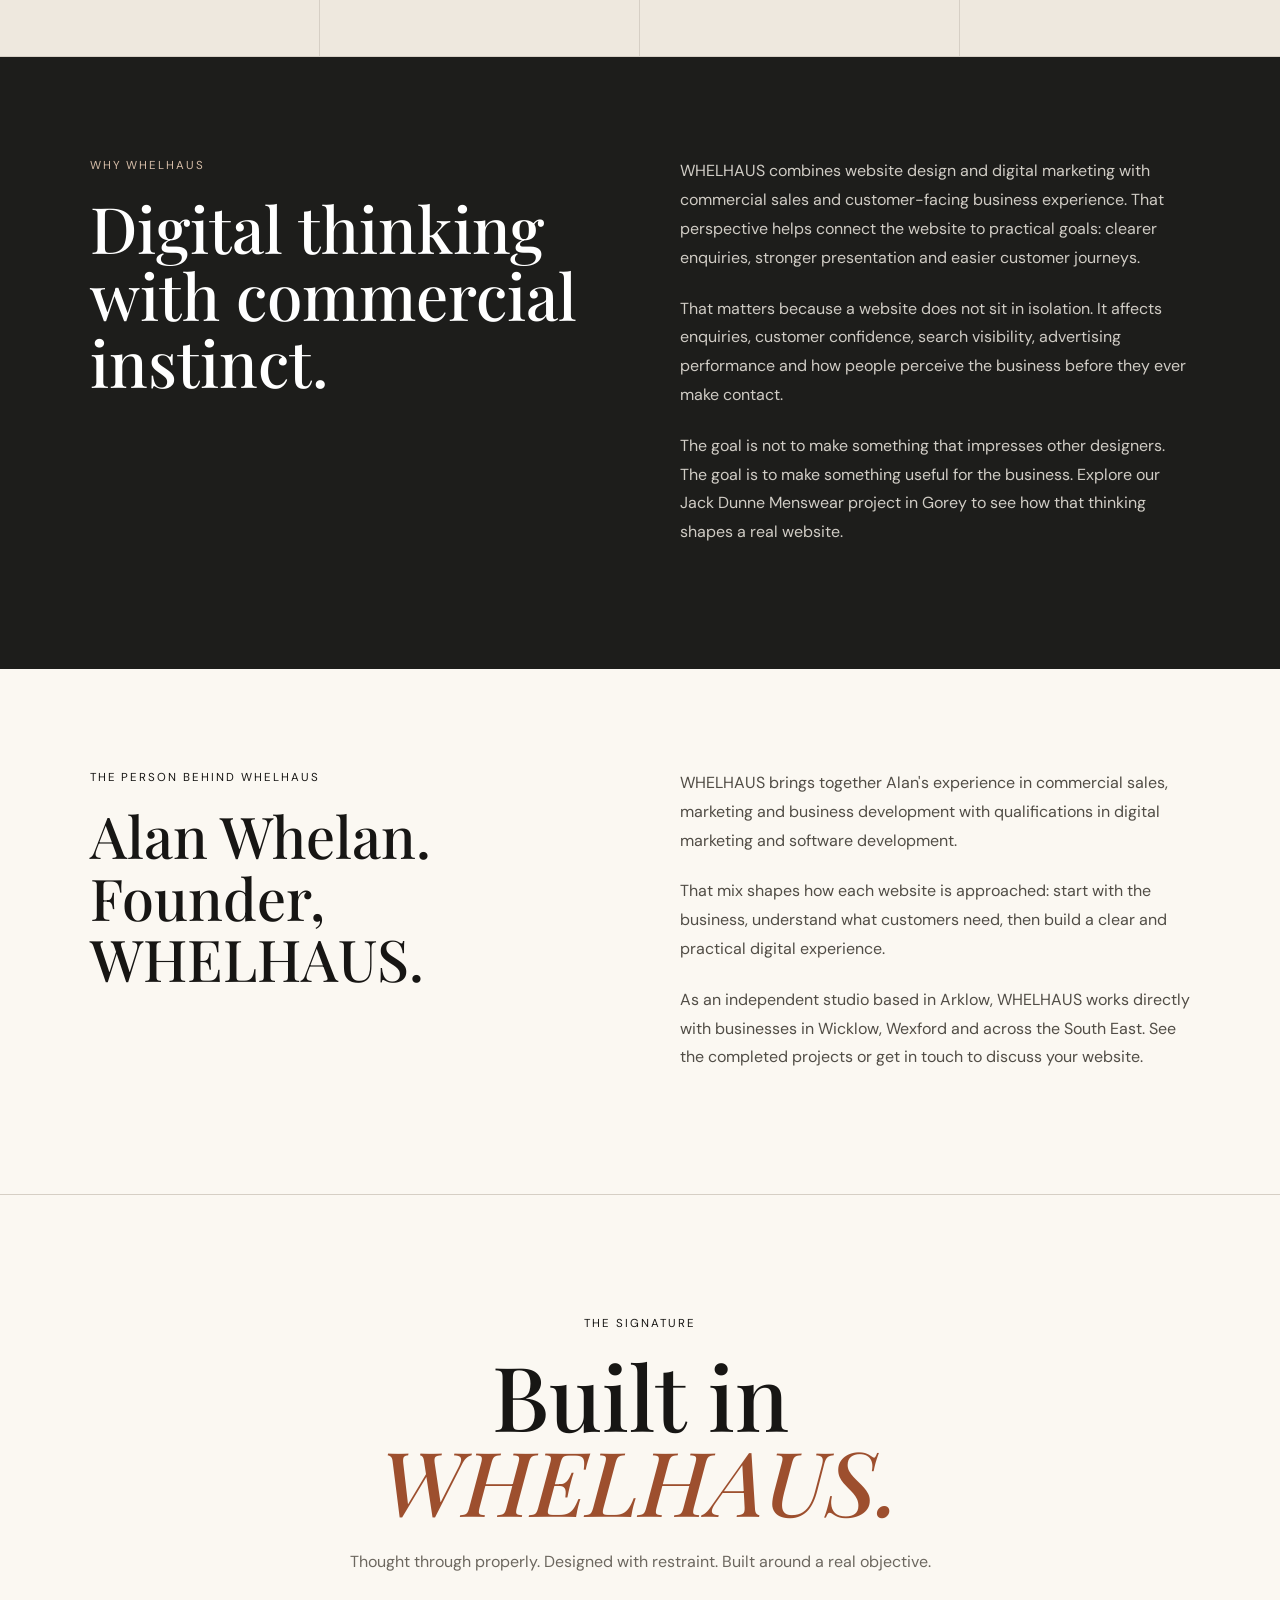
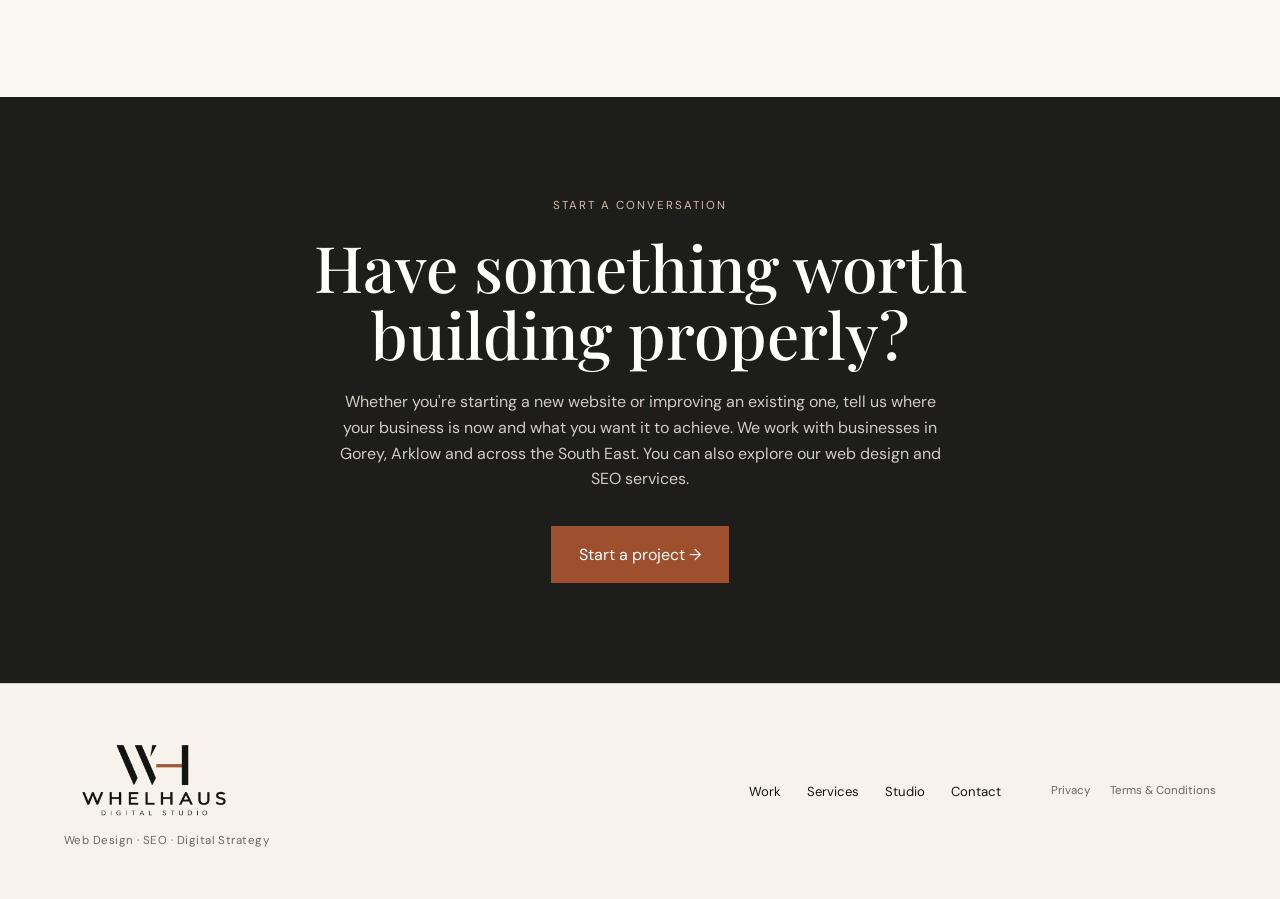
<file: studio.html>
<!DOCTYPE html>
<html lang="en">

<head>

    <meta charset="UTF-8">

    <meta name="viewport" content="width=device-width, initial-scale=1.0">


    <!-- SEO -->

    <title>About WHELHAUS | Digital Studio in Gorey &amp; Arklow</title>

    <meta
        name="description"
        content="Meet WHELHAUS, an independent digital studio working with businesses in Gorey, Arklow and across the South East."
    >

    <link rel="canonical" href="https://whelhaus.ie/studio">


    <!-- SOCIAL SHARING -->

    <meta
        property="og:title"
        content="About WHELHAUS | Gorey &amp; Arklow Digital Studio"
    >

    <meta
        property="og:description"
        content="Commercial thinking, thoughtful design and practical digital strategy for businesses in Gorey, Arklow and the South East."
    >

    <meta
        property="og:type"
        content="website"
    >

    <meta
        property="og:url"
        content="https://whelhaus.ie/studio"
    >

    <meta
        property="og:image"
        content="https://whelhaus.ie/images/whelhaus-logo-600.webp"
    >


    <!-- TWITTER / X -->

    <meta
        name="twitter:card"
        content="summary_large_image"
    >

    <meta
        name="twitter:title"
        content="About WHELHAUS | Gorey &amp; Arklow Digital Studio"
    >

    <meta
        name="twitter:description"
        content="Commercial thinking, thoughtful design and practical digital strategy for businesses in Gorey, Arklow and the South East."
    >

    <meta
        name="twitter:image"
        content="https://whelhaus.ie/images/whelhaus-logo-600.webp"
    >


    <!-- FONTS -->

    <link rel="preconnect" href="https://fonts.googleapis.com">

    <link rel="preconnect" href="https://fonts.gstatic.com" crossorigin>

    <link
        href="https://fonts.googleapis.com/css2?family=DM+Sans:wght@400;500;600;700&family=Playfair+Display:ital,wght@0,500;1,500&display=swap"
        rel="stylesheet"
    >


    <!-- FAVICON -->

    <link
        rel="icon"
        type="image/png"
        href="images/whelhaus-favicon.png"
    >


    <!-- STYLESHEET -->

    <link
        rel="stylesheet"
        href="css/style.css?v=20260912"
    >

</head>


<body>

    <!-- =====================================================
         HEADER
    ====================================================== -->

    <header class="site-header">

        <a href="/" class="brand brand-logo" aria-label="WHELHAUS Digital Studio home">
    <img
        src="images/whelhaus-logo-600.webp"
        alt="WHELHAUS Digital Studio"
        class="header-logo"
    >
</a>

        <button
            class="menu-toggle"
            type="button"
            aria-label="Open navigation"
            aria-expanded="false"
        >
            Menu
        </button>


        <nav
            class="main-nav"
            aria-label="Main navigation"
        >

            <a href="/work">
                Work
            </a>

            <a href="/services">
                Services
            </a>

            <a href="/studio">
                Studio
            </a>

            <a href="/contact">
                Contact
            </a>

            <a
                href="/contact"
                class="nav-button"
            >
                Start a project →
            </a>

        </nav>

    </header>



    <!-- =====================================================
         MAIN
    ====================================================== -->

    <main>


        <!-- =================================================
             STUDIO HERO
        ================================================== -->

        <section class="studio-hero">

            <div class="studio-hero-copy">

                <p class="eyebrow">
                    The Studio
                </p>

                <h1>
                    Commercial thinking.<br>
                    Creative execution.<br>
                    <em>No agency theatre.</em>
                </h1>

                <p class="studio-hero-intro">

                    Working with businesses in Gorey, Arklow
                    and across the South East, WHELHAUS is built around a
                    simple idea: digital work should have a commercial
                    reason to exist.

                </p>

            </div>


            <div class="studio-hero-image">

                <div class="studio-image-note">

                    <span></span>

                    <p>
                        BUILT WITH<br>
                        PURPOSE.<br>
                        BUILT IN<br>
                        WHELHAUS.
                    </p>

                </div>

            </div>

        </section>



        <!-- =================================================
             POINT OF VIEW
        ================================================== -->

        <section class="studio-belief">

            <div>

                <p class="section-label">
                    What we believe
                </p>

                <h2>
                    Design is not the goal.<br>
                    The business result is.
                </h2>

            </div>


            <div class="studio-belief-copy">

                <p>

                    A beautiful website that nobody can find, understand
                    or use is still a bad website.

                </p>

                <p>

                    WHELHAUS starts with the business problem first:
                    who the customer is, what needs to happen next,
                    what is getting in the way and what digital work
                    can realistically improve.

                </p>

                <p>

                    Design, SEO and strategy come after that.
                    Not before it.

                </p>

            </div>

        </section>



        <!-- =================================================
             PRINCIPLES
        ================================================== -->

        <section class="studio-principles">

            <article>

                <span>
                    01
                </span>

                <h3>
                    Strategy first
                </h3>

                <p>

                    Before colours, layouts or code, we define
                    what the work needs to achieve.

                </p>

            </article>


            <article>

                <span>
                    02
                </span>

                <h3>
                    Clear over clever
                </h3>

                <p>

                    Customers should understand what you do,
                    why it matters and what to do next.

                </p>

            </article>


            <article>

                <span>
                    03
                </span>

                <h3>
                    Built to perform
                </h3>

                <p>

                    Speed, mobile usability, search visibility
                    and conversion matter as much as aesthetics.

                </p>

            </article>


            <article>

                <span>
                    04
                </span>

                <h3>
                    No agency theatre
                </h3>

                <p>

                    No bloated process. No jargon for the sake
                    of sounding expensive. Just clear thinking
                    and good work.

                </p>

            </article>

        </section>



        <!-- =================================================
             WHY WHELHAUS
        ================================================== -->

        <section class="why-whelhaus">

            <div>

                <p class="section-label light">
                    Why WHELHAUS
                </p>

                <h2>
                    Digital thinking<br>
                    with commercial instinct.
                </h2>

            </div>


            <div class="why-whelhaus-copy">

                <p>

                    WHELHAUS combines website design and digital marketing
                    with commercial sales and customer-facing business
                    experience. That perspective helps connect the
                    website to practical goals: clearer enquiries,
                    stronger presentation and easier customer journeys.

                </p>

                <p>

                    That matters because a website does not sit in isolation.
                    It affects enquiries, customer confidence, search visibility,
                    advertising performance and how people perceive the business
                    before they ever make contact.

                </p>

                <p>

                    The goal is not to make something that impresses other
                    designers. The goal is to make something useful
                    for the business. Explore our
                    <a href="/jack-dunne">Jack Dunne Menswear project in Gorey</a>
                    to see how that thinking shapes a real website.

                </p>

            </div>

        </section>



        <!-- =================================================
             FOUNDER
        ================================================== -->

        <section class="studio-belief" aria-labelledby="founder-heading">

            <div>
                <p class="section-label">The person behind WHELHAUS</p>
                <h2 id="founder-heading">Alan Whelan.<br>Founder, WHELHAUS.</h2>
            </div>

            <div class="studio-belief-copy">
                <p>WHELHAUS brings together Alan's experience in commercial sales, marketing and business development with qualifications in digital marketing and software development.</p>
                <p>That mix shapes how each website is approached: start with the business, understand what customers need, then build a clear and practical digital experience.</p>
                <p>As an independent studio based in Arklow, WHELHAUS works directly with businesses in Wicklow, Wexford and across the South East. See the <a href="/work">completed projects</a> or <a href="/contact">get in touch</a> to discuss your website.</p>
            </div>

        </section>


        <!-- =================================================
             BUILT IN WHELHAUS
        ================================================== -->

        <section class="built-in-section">

            <p class="section-label">
                The signature
            </p>

            <h2>
                Built in<br>
                <em>WHELHAUS.</em>
            </h2>

            <p>

                Thought through properly. Designed with restraint.
                Built around a real objective.

            </p>

        </section>



        <!-- =================================================
             CTA
        ================================================== -->

        <section class="studio-cta">

            <p class="section-label light">
                Start a conversation
            </p>

            <h2>
                Have something worth<br>
                building properly?
            </h2>

            <p>

                Whether you're starting a new website or improving an
                existing one, tell us where your business is now
                and what you want it to achieve. We work with
                businesses in Gorey, Arklow and across the South East.
                You can also explore our <a href="/services">web design and SEO services</a>.

            </p>

            <a
                href="/contact"
                class="primary-button"
            >
                Start a project →
            </a>

        </section>


    </main>



    <!-- =====================================================
         FOOTER
    ====================================================== -->

    <footer class="site-footer">

    <div class="footer-brand">

        <a
            href="/"
            class="footer-logo-link"
            aria-label="WHELHAUS Digital Studio home"
        >
            <img
                src="images/whelhaus-logo-600.webp"
                alt="WHELHAUS Digital Studio"
                class="footer-logo"
            >
        </a>

        <p class="footer-tagline">
            Web Design · SEO · Digital Strategy
        </p>

    </div>


    <nav
        class="footer-nav"
        aria-label="Footer navigation"
    >
        <a href="/work">Work</a>
        <a href="/services">Services</a>
        <a href="/studio">Studio</a>
        <a href="/contact">Contact</a>
    </nav>


    <div class="footer-legal">
        <a href="/privacy">Privacy</a>
        <a href="/terms">Terms &amp; Conditions</a>
    </div>

</footer>


    <script src="js/main.js"></script>

</body>

</html>
</file>
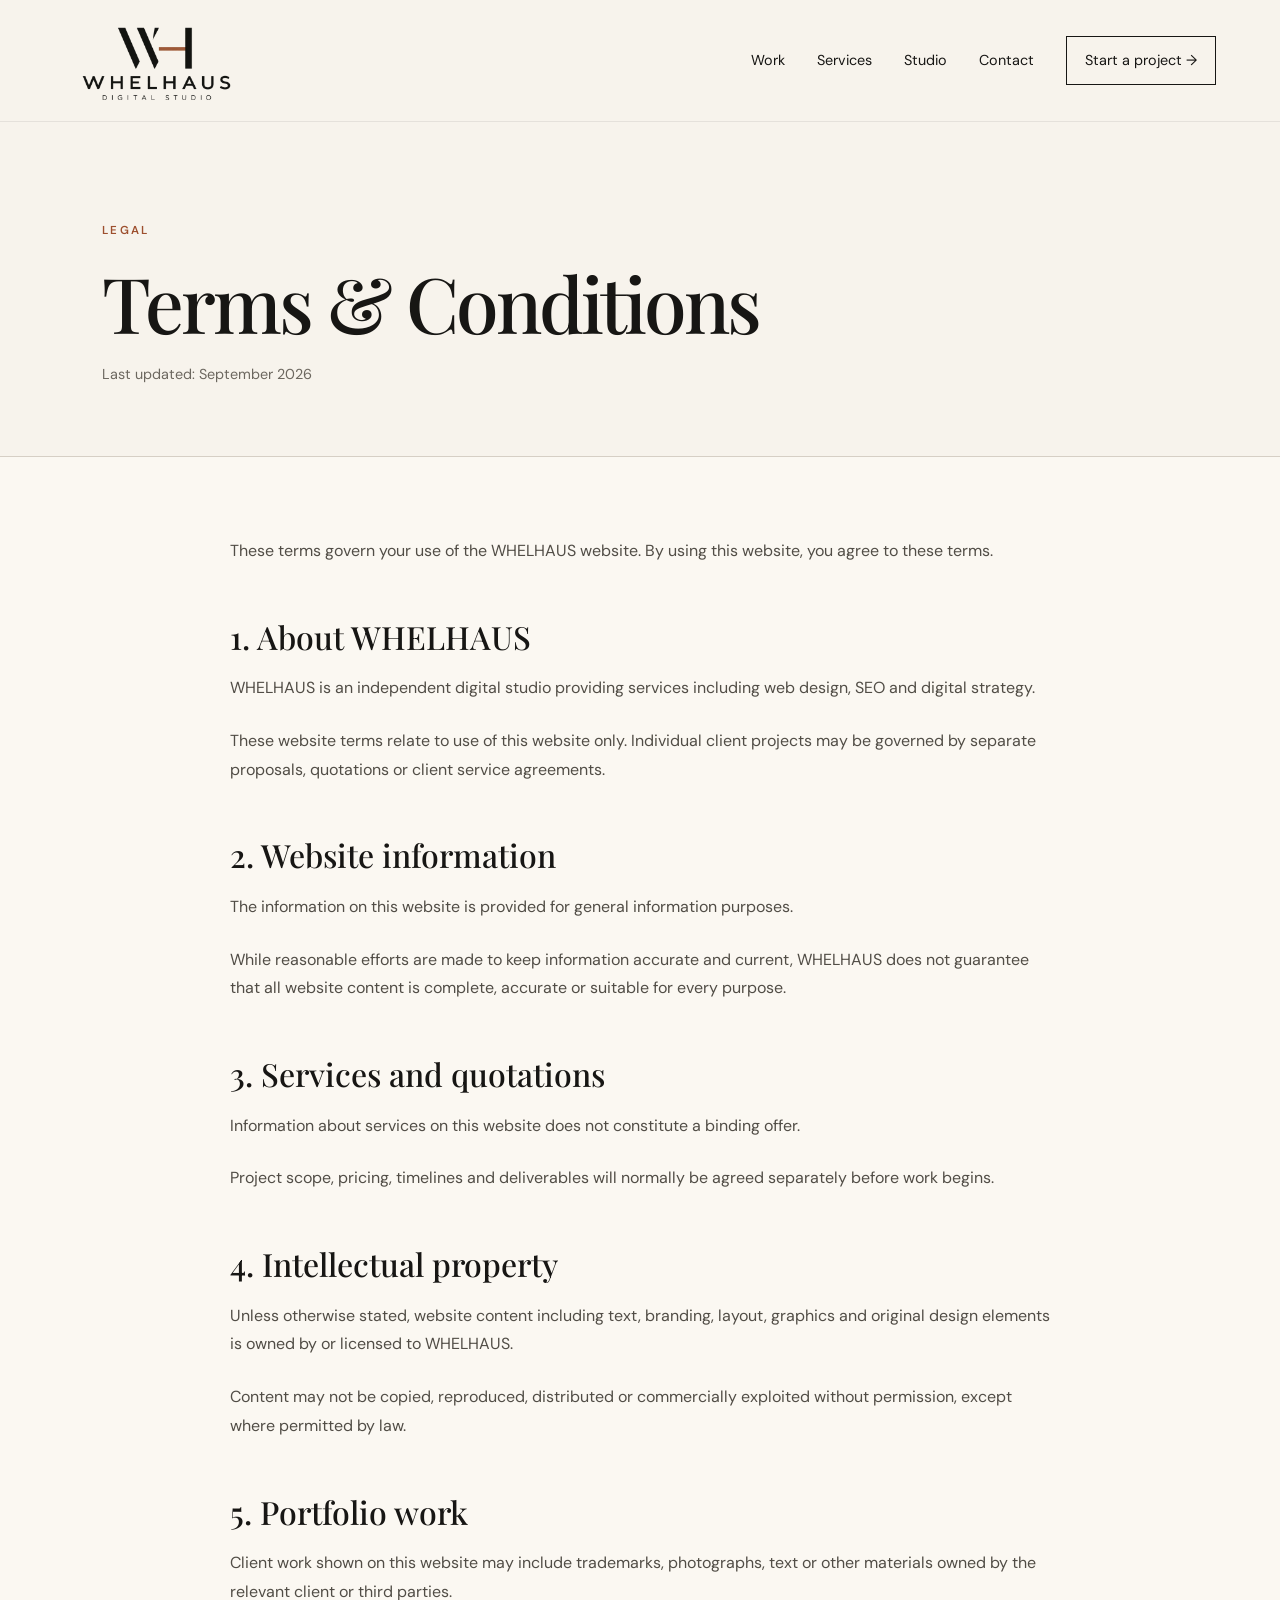
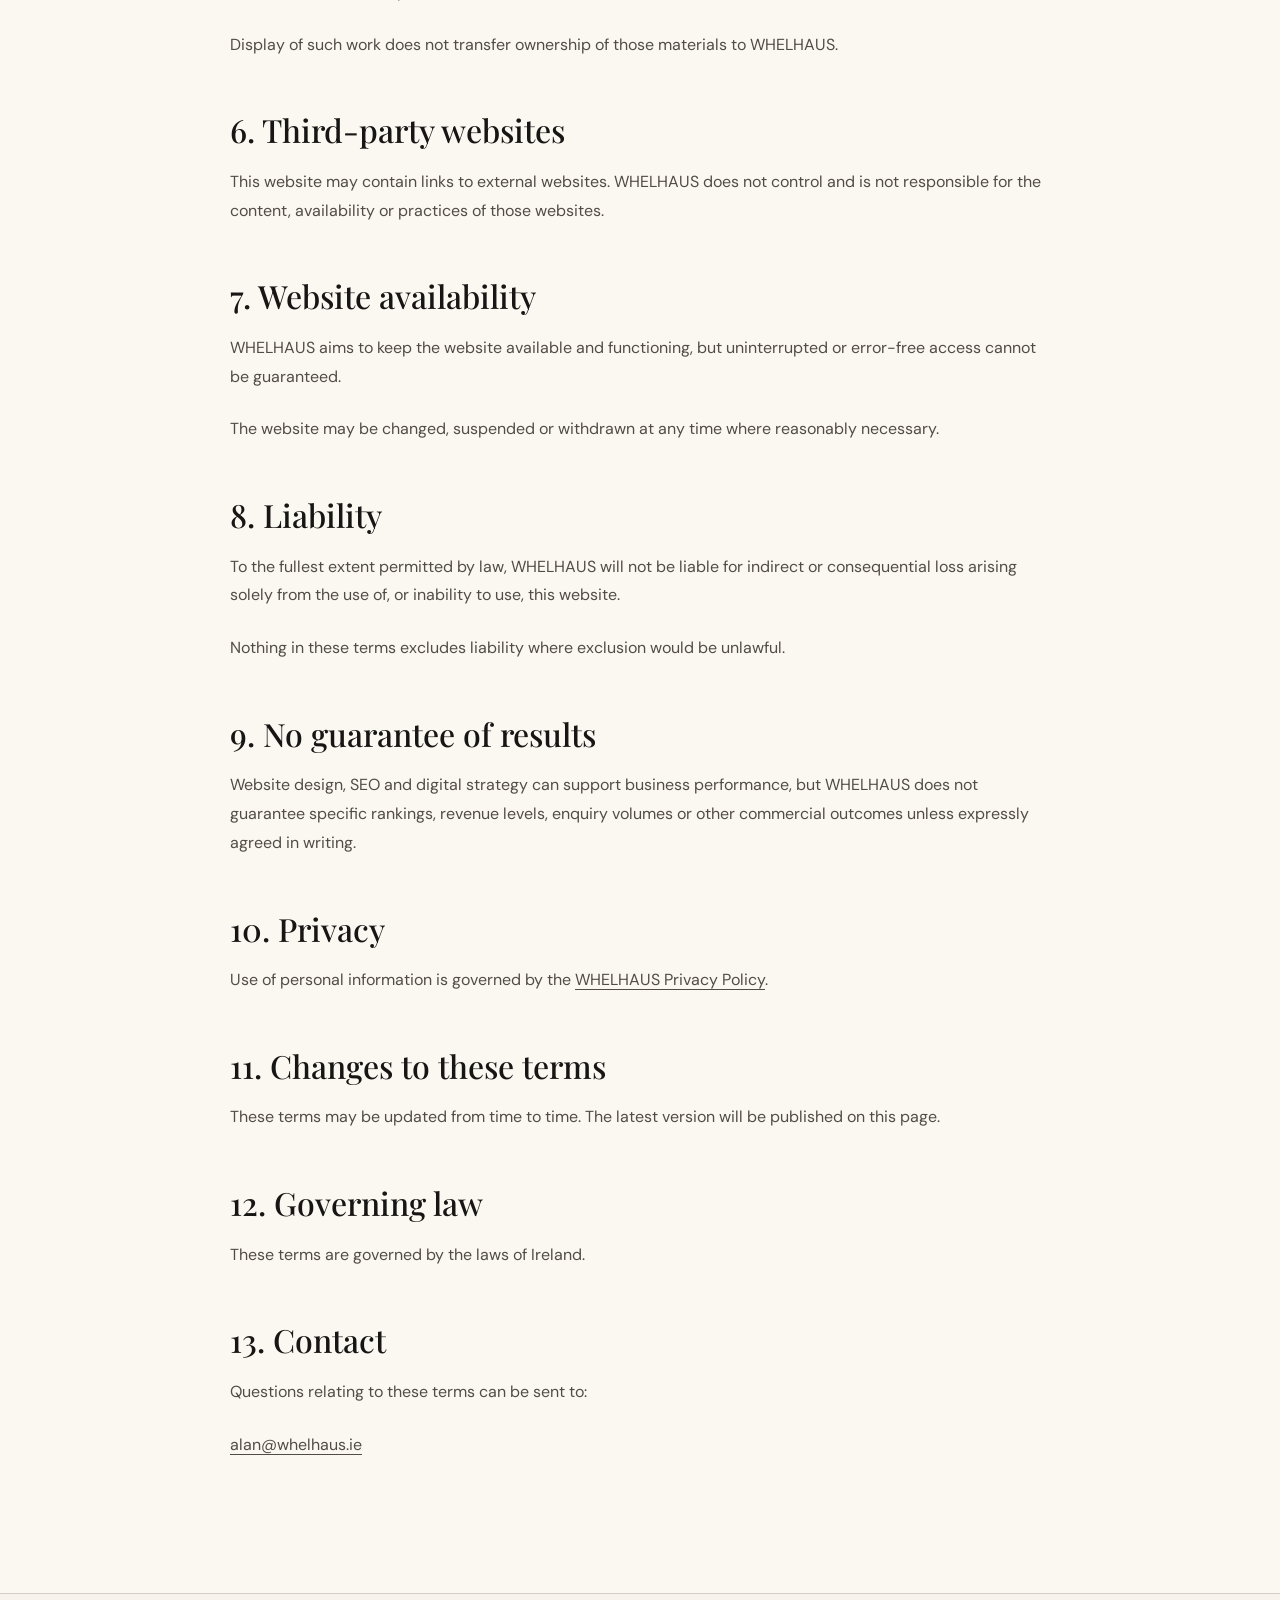
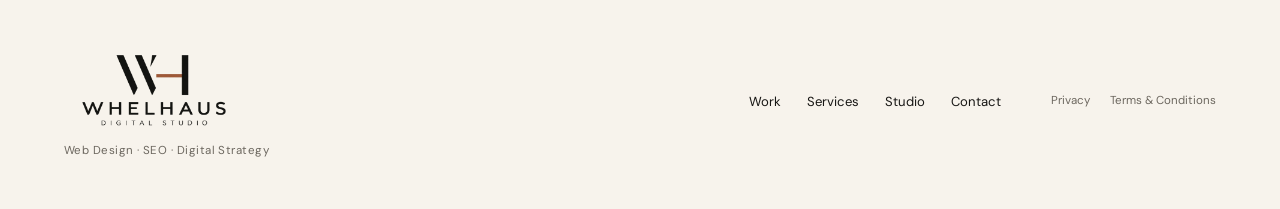
<file: terms.html>
<!DOCTYPE html>
<html lang="en">

<head>

    <meta charset="UTF-8">

    <meta name="viewport" content="width=device-width, initial-scale=1.0">


    <!-- SEO -->

    <title>Terms &amp; Conditions | WHELHAUS Digital Studio</title>

    <meta
        name="description"
        content="Website Terms and Conditions for WHELHAUS Digital Studio."
    >

    <link rel="canonical" href="https://whelhaus.ie/terms">

    <meta name="robots" content="index, follow">


    <!-- FONTS -->

    <link rel="preconnect" href="https://fonts.googleapis.com">

    <link rel="preconnect" href="https://fonts.gstatic.com" crossorigin>

    <link
        href="https://fonts.googleapis.com/css2?family=DM+Sans:wght@400;500;600;700&family=Playfair+Display:ital,wght@0,500;1,500&display=swap"
        rel="stylesheet"
    >


    <!-- FAVICON -->

    <link
        rel="icon"
        type="image/png"
        href="images/whelhaus-favicon.png"
    >


    <!-- STYLESHEET -->

    <link
        rel="stylesheet"
        href="css/style.css?v=20260912"
    >

</head>

<body>

    <!-- HEADER -->

    <header class="site-header">

        <a
            href="/"
            class="brand brand-logo"
            aria-label="WHELHAUS Digital Studio home"
        >

            <img
                src="images/whelhaus-logo-600.webp"
                alt="WHELHAUS Digital Studio"
                class="header-logo"
            >

        </a>


        <button
            class="menu-toggle"
            type="button"
            aria-label="Open navigation"
            aria-expanded="false"
        >
            Menu
        </button>


        <nav
            class="main-nav"
            aria-label="Main navigation"
        >

            <a href="/work">Work</a>

            <a href="/services">Services</a>

            <a href="/studio">Studio</a>

            <a href="/contact">Contact</a>

            <a
                href="/contact"
                class="nav-button"
            >
                Start a project →
            </a>

        </nav>

    </header>


    <main>

        <section class="legal-page">

            <div class="legal-page-header">

                <p class="eyebrow">
                    Legal
                </p>

                <h1>
                    Terms &amp; Conditions
                </h1>

                <p class="legal-updated">
                    Last updated: September 2026
                </p>

            </div>


            <div class="legal-content">

                <p>
                    These terms govern your use of the WHELHAUS website.
                    By using this website, you agree to these terms.
                </p>


                <h2>
                    1. About WHELHAUS
                </h2>

                <p>
                    WHELHAUS is an independent digital studio providing
                    services including web design, SEO and digital strategy.
                </p>

                <p>
                    These website terms relate to use of this website only.
                    Individual client projects may be governed by separate
                    proposals, quotations or client service agreements.
                </p>


                <h2>
                    2. Website information
                </h2>

                <p>
                    The information on this website is provided for general
                    information purposes.
                </p>

                <p>
                    While reasonable efforts are made to keep information
                    accurate and current, WHELHAUS does not guarantee that all
                    website content is complete, accurate or suitable for every
                    purpose.
                </p>


                <h2>
                    3. Services and quotations
                </h2>

                <p>
                    Information about services on this website does not
                    constitute a binding offer.
                </p>

                <p>
                    Project scope, pricing, timelines and deliverables will
                    normally be agreed separately before work begins.
                </p>


                <h2>
                    4. Intellectual property
                </h2>

                <p>
                    Unless otherwise stated, website content including text,
                    branding, layout, graphics and original design elements is
                    owned by or licensed to WHELHAUS.
                </p>

                <p>
                    Content may not be copied, reproduced, distributed or
                    commercially exploited without permission, except where
                    permitted by law.
                </p>


                <h2>
                    5. Portfolio work
                </h2>

                <p>
                    Client work shown on this website may include trademarks,
                    photographs, text or other materials owned by the relevant
                    client or third parties.
                </p>

                <p>
                    Display of such work does not transfer ownership of those
                    materials to WHELHAUS.
                </p>


                <h2>
                    6. Third-party websites
                </h2>

                <p>
                    This website may contain links to external websites.
                    WHELHAUS does not control and is not responsible for the
                    content, availability or practices of those websites.
                </p>


                <h2>
                    7. Website availability
                </h2>

                <p>
                    WHELHAUS aims to keep the website available and functioning,
                    but uninterrupted or error-free access cannot be guaranteed.
                </p>

                <p>
                    The website may be changed, suspended or withdrawn at any
                    time where reasonably necessary.
                </p>


                <h2>
                    8. Liability
                </h2>

                <p>
                    To the fullest extent permitted by law, WHELHAUS will not be
                    liable for indirect or consequential loss arising solely
                    from the use of, or inability to use, this website.
                </p>

                <p>
                    Nothing in these terms excludes liability where exclusion
                    would be unlawful.
                </p>


                <h2>
                    9. No guarantee of results
                </h2>

                <p>
                    Website design, SEO and digital strategy can support
                    business performance, but WHELHAUS does not guarantee
                    specific rankings, revenue levels, enquiry volumes or other
                    commercial outcomes unless expressly agreed in writing.
                </p>


                <h2>
                    10. Privacy
                </h2>

                <p>
                    Use of personal information is governed by the
                    <a href="/privacy">WHELHAUS Privacy Policy</a>.
                </p>


                <h2>
                    11. Changes to these terms
                </h2>

                <p>
                    These terms may be updated from time to time.
                    The latest version will be published on this page.
                </p>


                <h2>
                    12. Governing law
                </h2>

                <p>
                    These terms are governed by the laws of Ireland.
                </p>


                <h2>
                    13. Contact
                </h2>

                <p>
                    Questions relating to these terms can be sent to:
                </p>

                <p>
                    <a href="mailto:alan@whelhaus.ie">
                        alan@whelhaus.ie
                    </a>
                </p>

            </div>

        </section>

    </main>


    <!-- FOOTER -->

<footer class="site-footer">

    <div class="footer-brand">

        <a
            href="/"
            class="footer-logo-link"
            aria-label="WHELHAUS Digital Studio home"
        >
            <img
                src="images/whelhaus-logo-600.webp"
                alt="WHELHAUS Digital Studio"
                class="footer-logo"
            >
        </a>

        <p class="footer-tagline">
            Web Design · SEO · Digital Strategy
        </p>

    </div>


    <nav
        class="footer-nav"
        aria-label="Footer navigation"
    >
        <a href="/work">Work</a>
        <a href="/services">Services</a>
        <a href="/studio">Studio</a>
        <a href="/contact">Contact</a>
    </nav>


    <div class="footer-legal">
        <a href="/privacy">Privacy</a>
        <a href="/terms">Terms &amp; Conditions</a>
    </div>

</footer>


    <script src="js/main.js"></script>

</body>

</html>
</file>
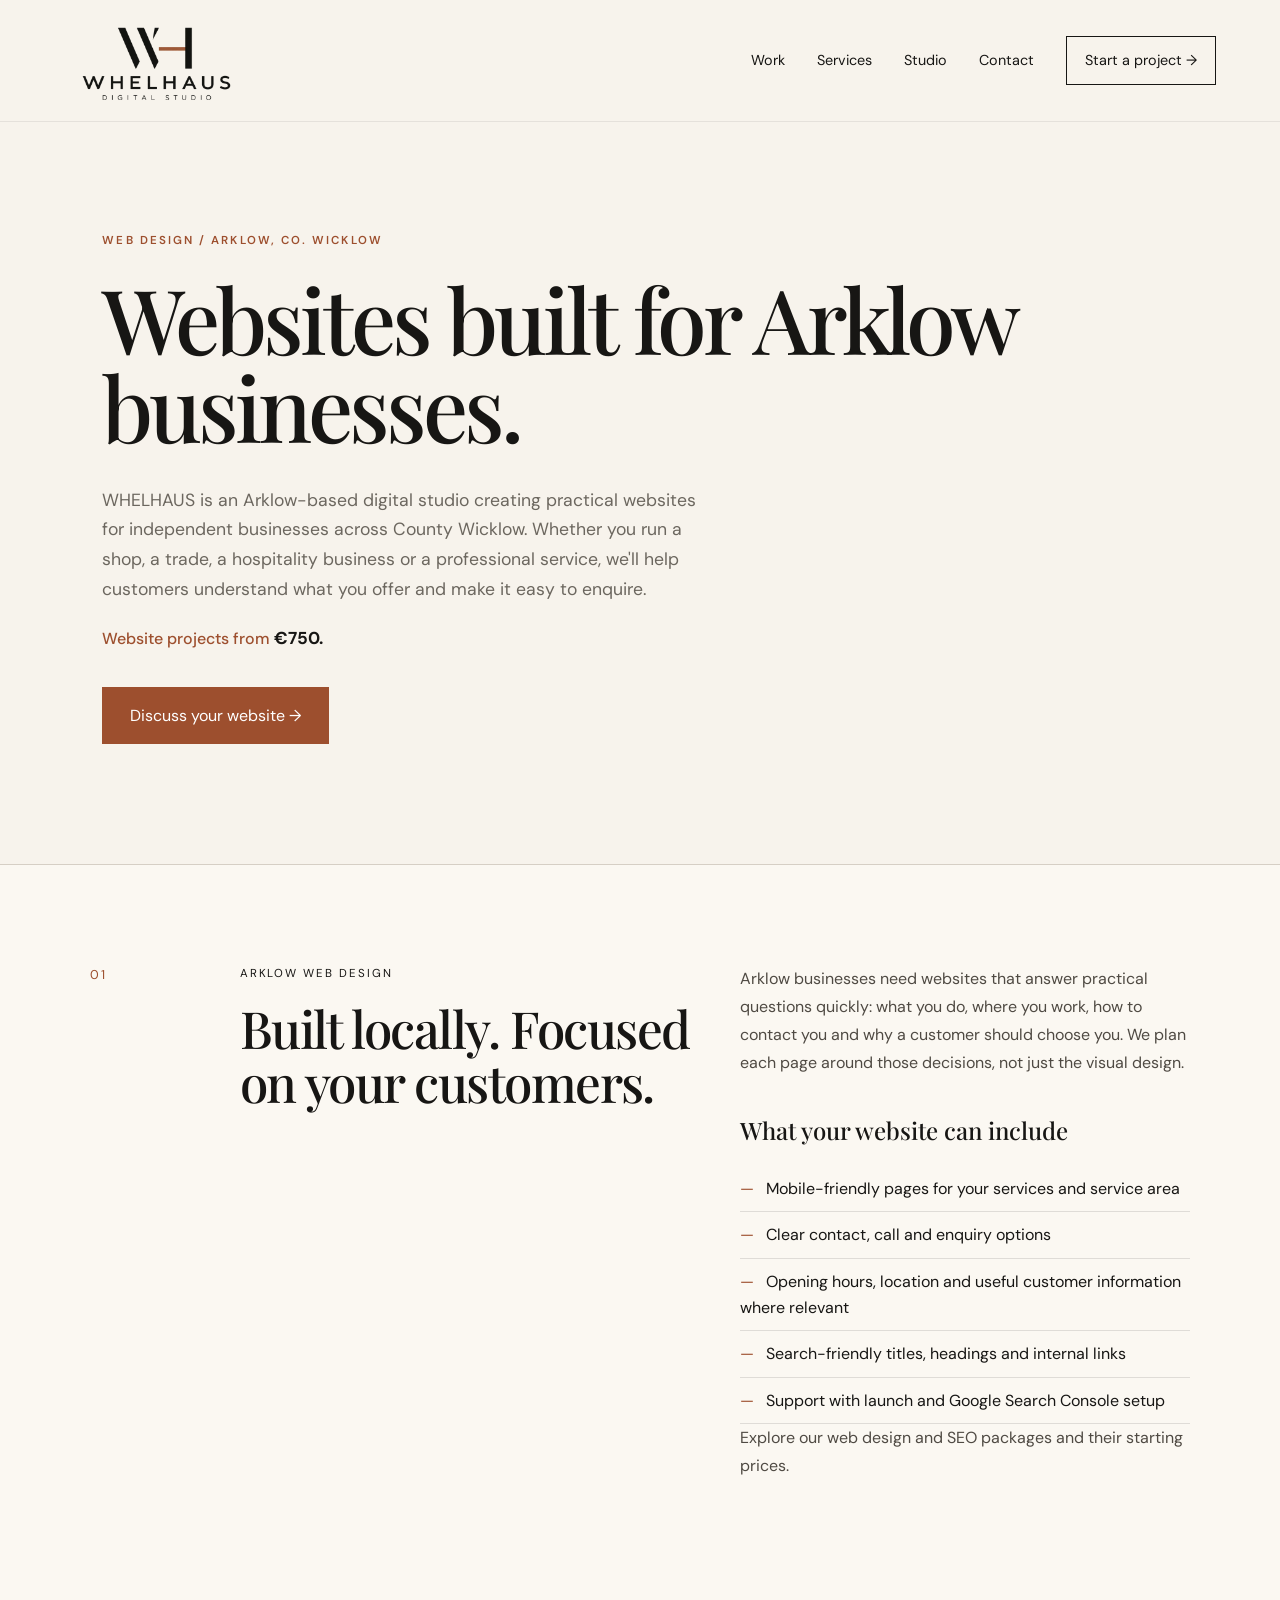
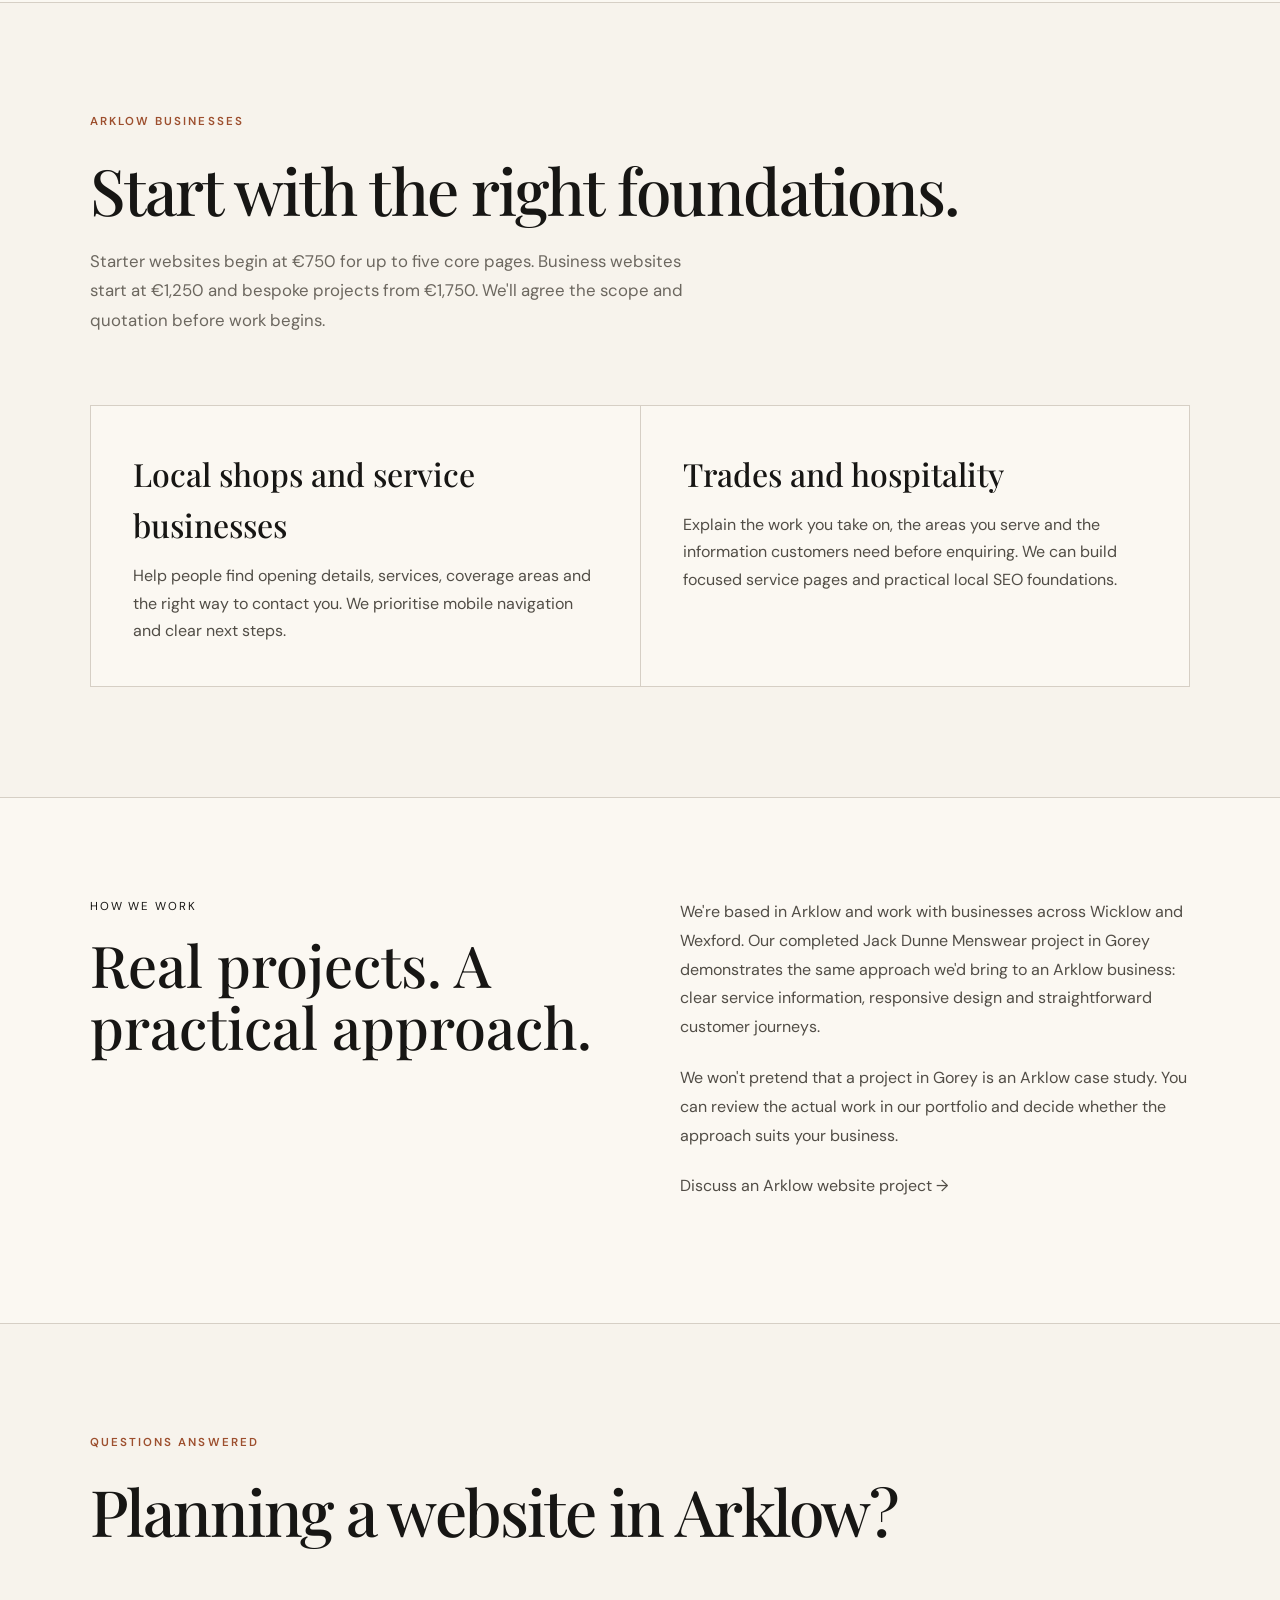
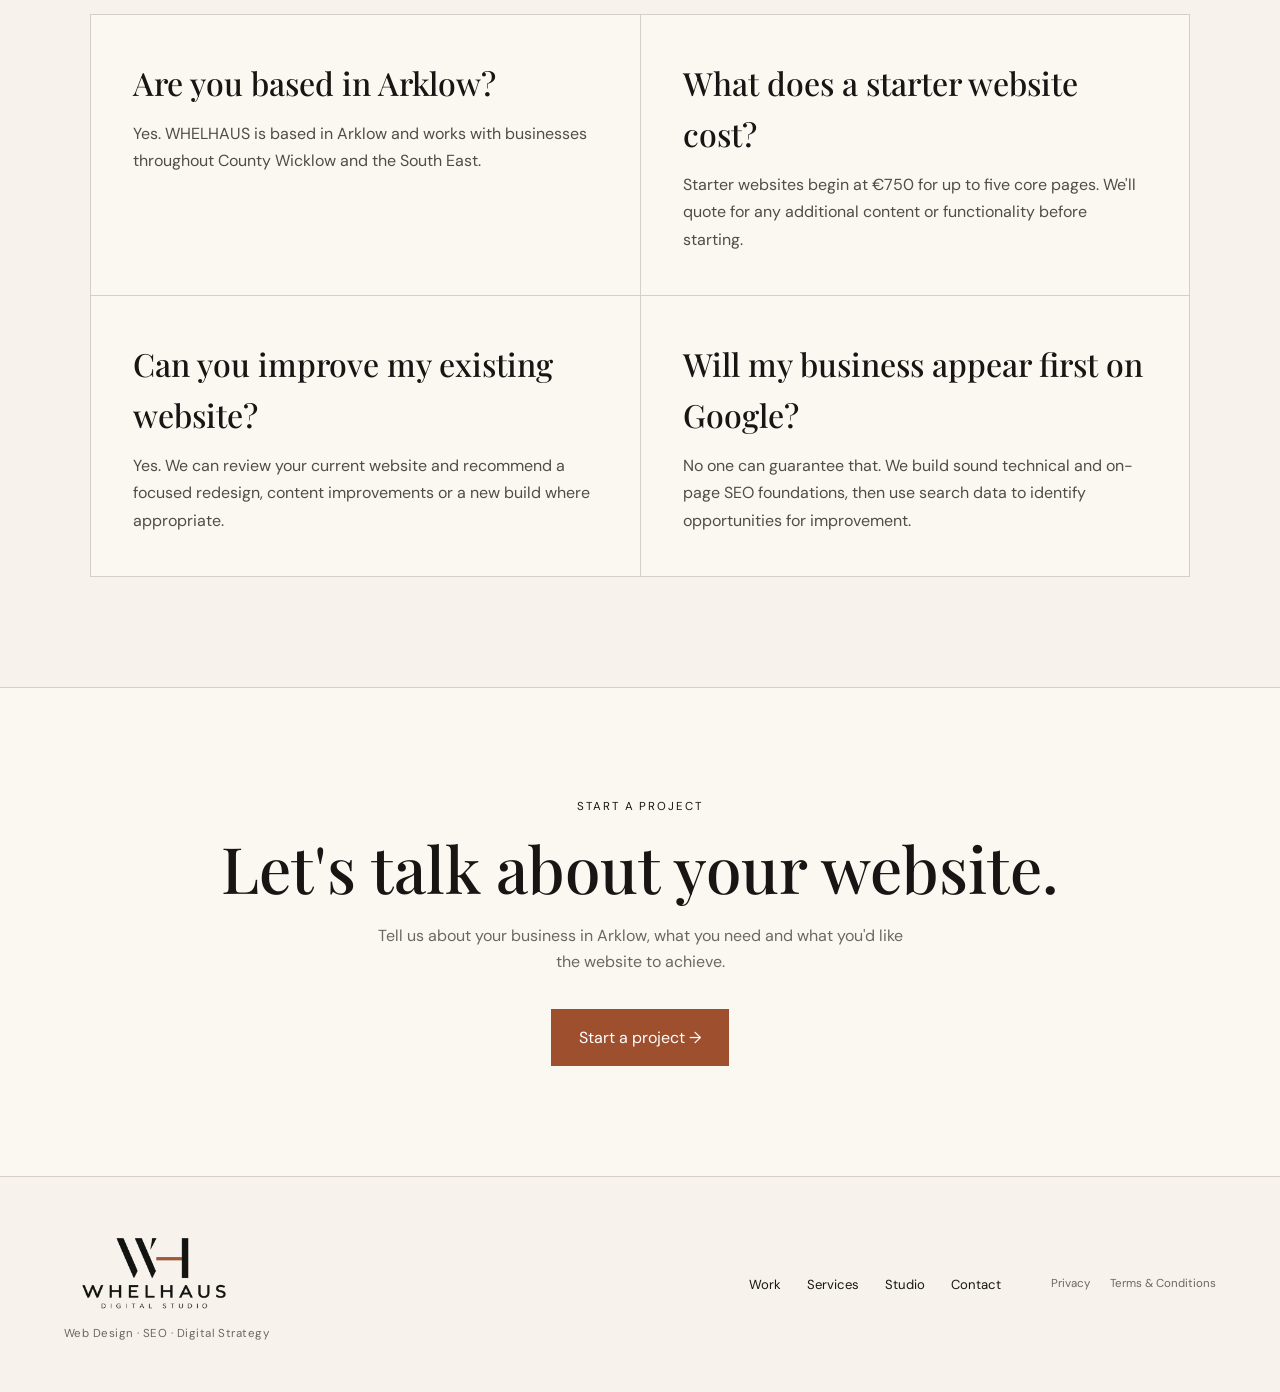
<file: web-design-arklow.html>
<!DOCTYPE html>
<html lang="en">

<head>

    <meta charset="UTF-8">

    <meta name="viewport" content="width=device-width, initial-scale=1.0">


    <!-- SEO -->

    <title>Web Design Arklow | Websites from €750 | WHELHAUS</title>

    <meta
        name="description"
        content="Web design and SEO for businesses in Arklow, County Wicklow. Professional small-business websites from €750. Contact WHELHAUS."
    >

    <link rel="canonical" href="https://whelhaus.ie/web-design-arklow">


    <!-- SOCIAL SHARING -->

    <meta
        property="og:title"
        content="Web Design Arklow | WHELHAUS"
    >

    <meta
        property="og:description"
        content="Professional web design, website redesign, SEO and digital strategy for businesses across the South East."
    >

    <meta
        property="og:type"
        content="website"
    >

    <meta
        property="og:url"
        content="https://whelhaus.ie/web-design-arklow"
    >

    <meta
        property="og:image"
        content="https://whelhaus.ie/images/whelhaus-logo-600.webp"
    >


    <!-- TWITTER / X -->

    <meta
        name="twitter:card"
        content="summary_large_image"
    >

    <meta
        name="twitter:title"
        content="Web Design Arklow | WHELHAUS"
    >

    <meta
        name="twitter:description"
        content="Professional web design, website redesign, SEO and digital strategy for businesses across the South East."
    >

    <meta
        name="twitter:image"
        content="https://whelhaus.ie/images/whelhaus-logo-600.webp"
    >


    <!-- FONTS -->

    <link rel="preconnect" href="https://fonts.googleapis.com">

    <link rel="preconnect" href="https://fonts.gstatic.com" crossorigin>

    <link
        href="https://fonts.googleapis.com/css2?family=DM+Sans:wght@400;500;600;700&family=Playfair+Display:ital,wght@0,500;1,500&display=swap"
        rel="stylesheet"
    >


    <!-- FAVICON -->

    <link
        rel="icon"
        type="image/png"
        href="images/whelhaus-favicon.png"
    >


    <!-- STYLESHEET -->

    <link
        rel="stylesheet"
        href="css/style.css?v=20260912"
    >

</head>


<body>

    <!-- =====================================================
         HEADER
    ====================================================== -->

    <header class="site-header">

        <a
            href="/"
            class="brand brand-logo"
            aria-label="WHELHAUS Digital Studio home"
        >
            <img
                src="images/whelhaus-logo-600.webp"
                alt="WHELHAUS Digital Studio"
                class="header-logo"
            >
        </a>


        <button
            class="menu-toggle"
            type="button"
            aria-label="Open navigation"
            aria-expanded="false"
        >
            Menu
        </button>


        <nav
            class="main-nav"
            aria-label="Main navigation"
        >

            <a href="/work">
                Work
            </a>

            <a href="/services">
                Services
            </a>

            <a href="/studio">
                Studio
            </a>

            <a href="/contact">
                Contact
            </a>

            <a
                href="/contact"
                class="nav-button"
            >
                Start a project →
            </a>

        </nav>

    </header>



    <!-- =====================================================
         MAIN
    ====================================================== -->

    <main>
<section class="services-hero"><p class="eyebrow">Web Design / Arklow, Co. Wicklow</p><h1>Websites built for Arklow businesses.</h1><p class="services-hero-intro">WHELHAUS is an Arklow-based digital studio creating practical websites for independent businesses across County Wicklow. Whether you run a shop, a trade, a hospitality business or a professional service, we'll help customers understand what you offer and make it easy to enquire.</p><p class="services-hero-price">Website projects from <strong>€750.</strong></p><a class="primary-button" href="/contact">Discuss your website →</a></section>
<section class="service-detail" id="web-design"><div class="service-detail-number">01</div><div class="service-detail-title"><p class="section-label">Arklow web design</p><h2>Built locally. Focused on your customers.</h2></div><div class="service-detail-copy"><p>Arklow businesses need websites that answer practical questions quickly: what you do, where you work, how to contact you and why a customer should choose you. We plan each page around those decisions, not just the visual design.</p><h3>What your website can include</h3><ul><li>Mobile-friendly pages for your services and service area</li><li>Clear contact, call and enquiry options</li><li>Opening hours, location and useful customer information where relevant</li><li>Search-friendly titles, headings and internal links</li><li>Support with launch and Google Search Console setup</li></ul><p>Explore our <a href="/services">web design and SEO packages</a> and their starting prices.</p></div></section>
<section class="pricing-section"><div class="pricing-intro"><p class="eyebrow">Arklow businesses</p><h2>Start with the right foundations.</h2><p>Starter websites begin at €750 for up to five core pages. Business websites start at €1,250 and bespoke projects from €1,750. We'll agree the scope and quotation before work begins.</p></div><div class="pricing-services"><article><h3>Local shops and service businesses</h3><p>Help people find opening details, services, coverage areas and the right way to contact you. We prioritise mobile navigation and clear next steps.</p></article><article><h3>Trades and hospitality</h3><p>Explain the work you take on, the areas you serve and the information customers need before enquiring. We can build focused service pages and practical local SEO foundations.</p></article></div></section>
<section class="case-overview"><div><p class="section-label">How we work</p><h2>Real projects. A practical approach.</h2></div><div class="case-overview-copy"><p>We're based in Arklow and work with businesses across Wicklow and Wexford. Our completed <a href="/jack-dunne">Jack Dunne Menswear project</a> in Gorey demonstrates the same approach we'd bring to an Arklow business: clear service information, responsive design and straightforward customer journeys.</p><p>We won't pretend that a project in Gorey is an Arklow case study. You can review the actual work in our <a href="/work">portfolio</a> and decide whether the approach suits your business.</p><p><a href="/contact">Discuss an Arklow website project →</a></p></div></section>
<section class="pricing-section" aria-labelledby="local-faq"><div class="pricing-intro"><p class="eyebrow">Questions answered</p><h2 id="local-faq">Planning a website in Arklow?</h2></div><div class="pricing-services"><article><h3>Are you based in Arklow?</h3><p>Yes. WHELHAUS is based in Arklow and works with businesses throughout County Wicklow and the South East.</p></article><article><h3>What does a starter website cost?</h3><p>Starter websites begin at €750 for up to five core pages. We'll quote for any additional content or functionality before starting.</p></article><article><h3>Can you improve my existing website?</h3><p>Yes. We can review your current website and recommend a focused redesign, content improvements or a new build where appropriate.</p></article><article><h3>Will my business appear first on Google?</h3><p>No one can guarantee that. We build sound technical and on-page SEO foundations, then use search data to identify opportunities for improvement.</p></article></div></section>
<section class="services-cta"><p class="section-label">Start a project</p><h2>Let's talk about your website.</h2><p>Tell us about your business in Arklow, what you need and what you'd like the website to achieve.</p><a href="/contact" class="primary-button">Start a project →</a></section>
</main>



    <!-- =====================================================
         FOOTER
    ====================================================== -->

    <footer class="site-footer">

        <div class="footer-brand">

            <a
                href="/"
                class="footer-logo-link"
                aria-label="WHELHAUS Digital Studio home"
            >
                <img
                    src="images/whelhaus-logo-600.webp"
                    alt="WHELHAUS Digital Studio"
                    class="footer-logo"
                >
            </a>

            <p class="footer-tagline">
                Web Design · SEO · Digital Strategy
            </p>

        </div>


        <nav
            class="footer-nav"
            aria-label="Footer navigation"
        >
            <a href="/work">
                Work
            </a>

            <a href="/services">
                Services
            </a>

            <a href="/studio">
                Studio
            </a>

            <a href="/contact">
                Contact
            </a>
        </nav>


        <div class="footer-legal">

            <a href="/privacy">
                Privacy
            </a>

            <a href="/terms">
                Terms &amp; Conditions
            </a>

        </div>

    </footer>


    <script src="js/main.js"></script>

</body>

</html>
</file>
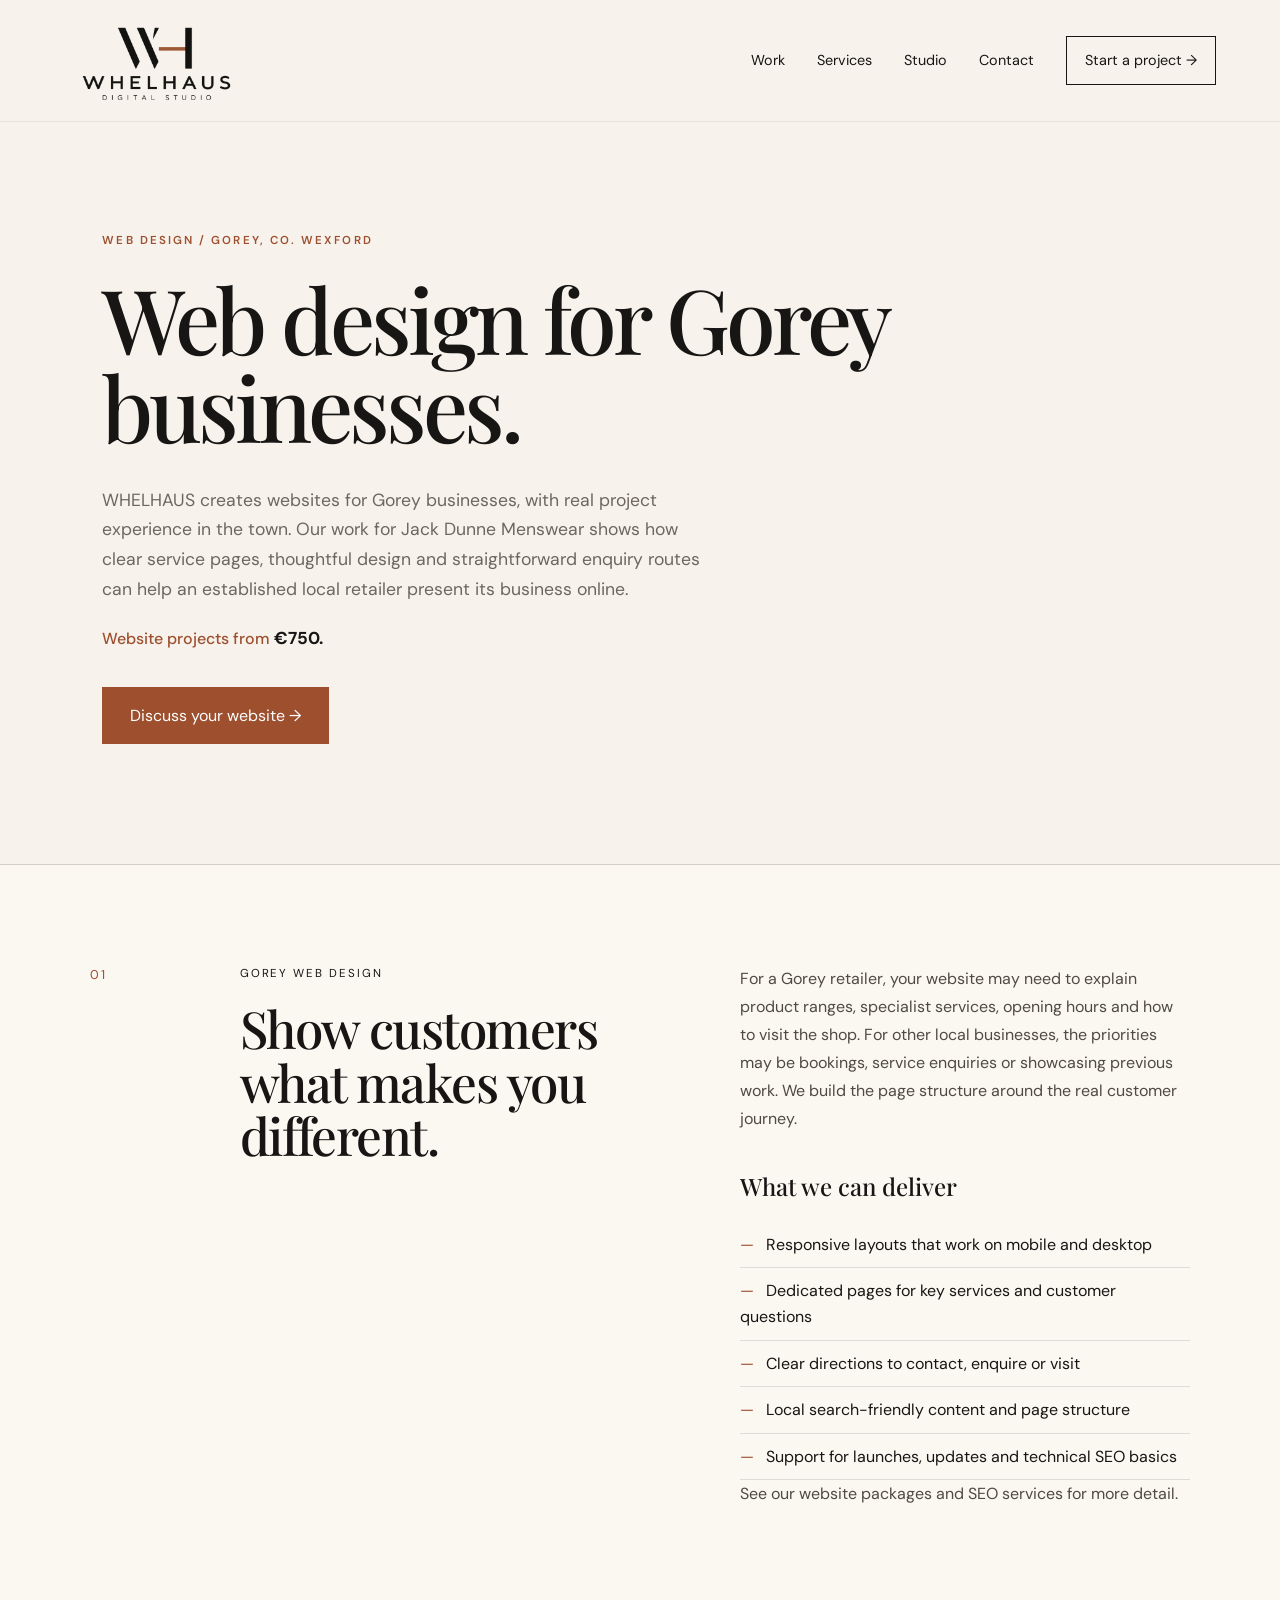
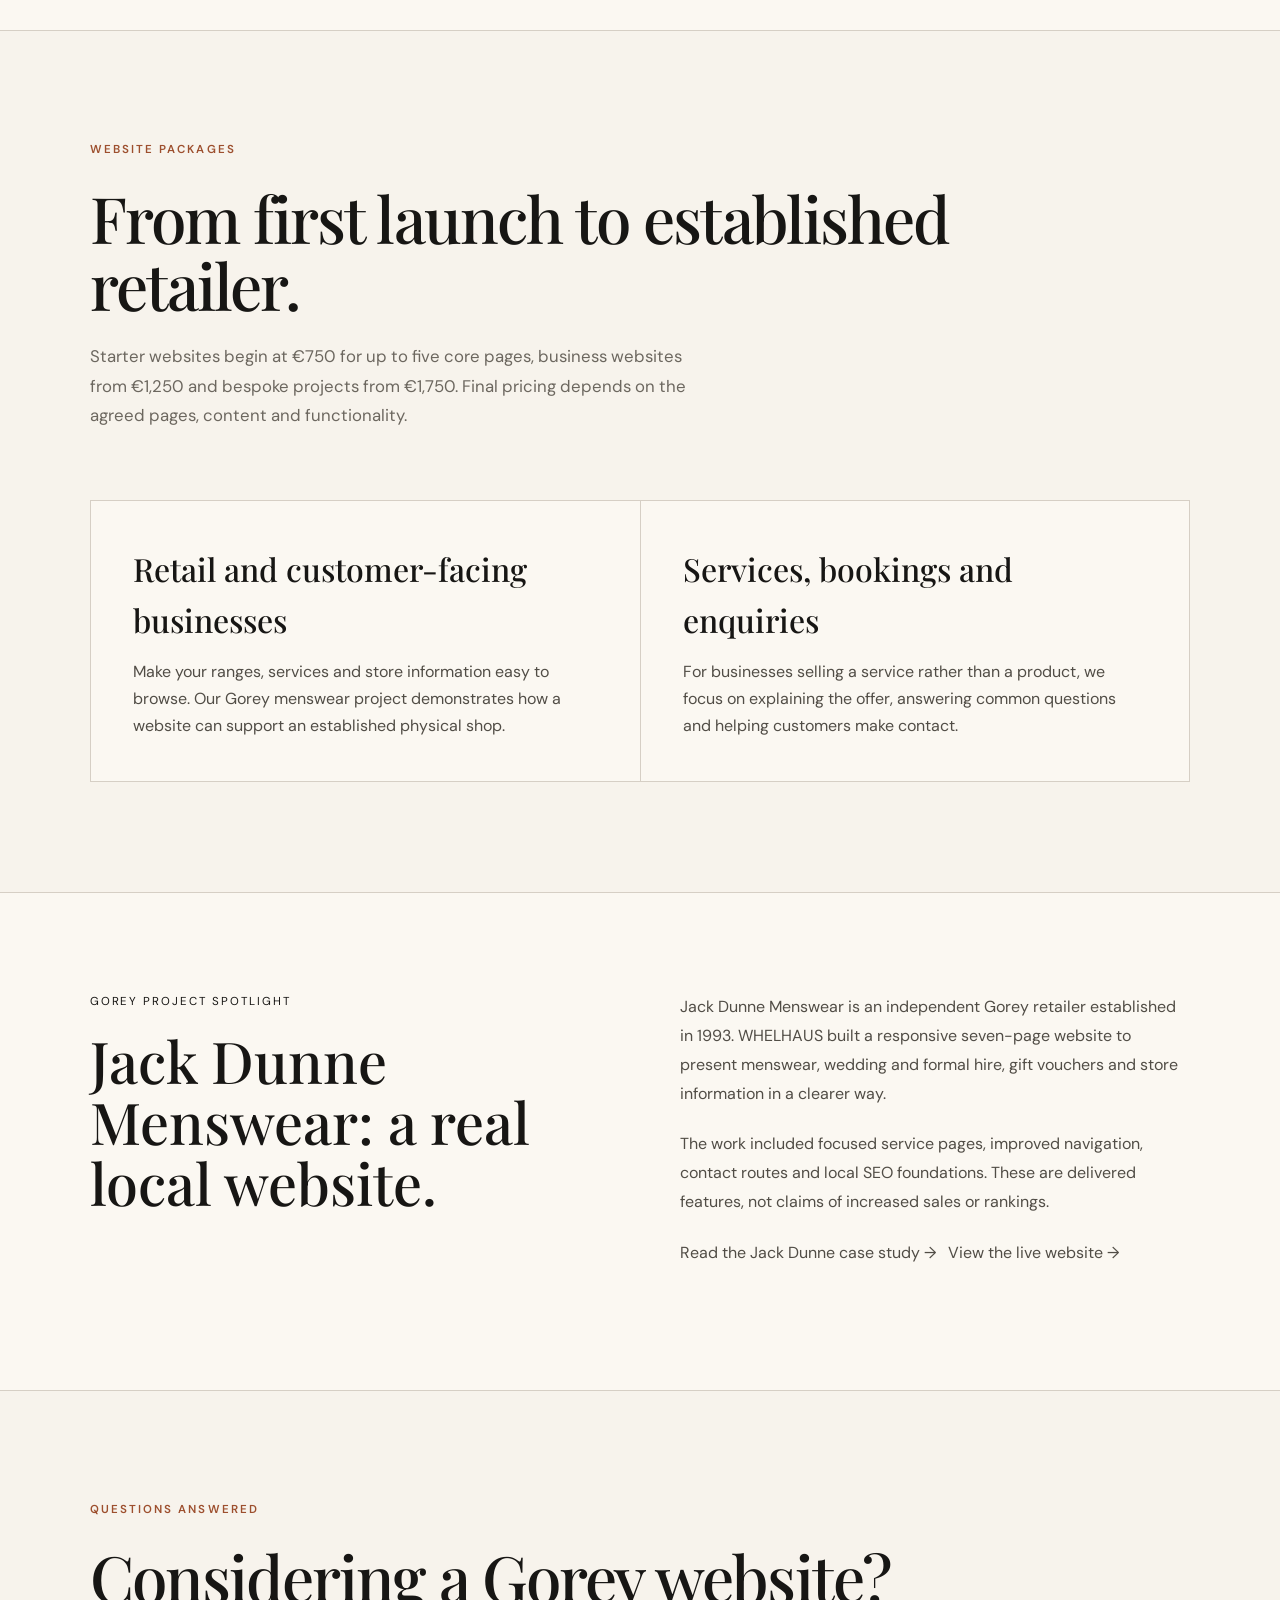
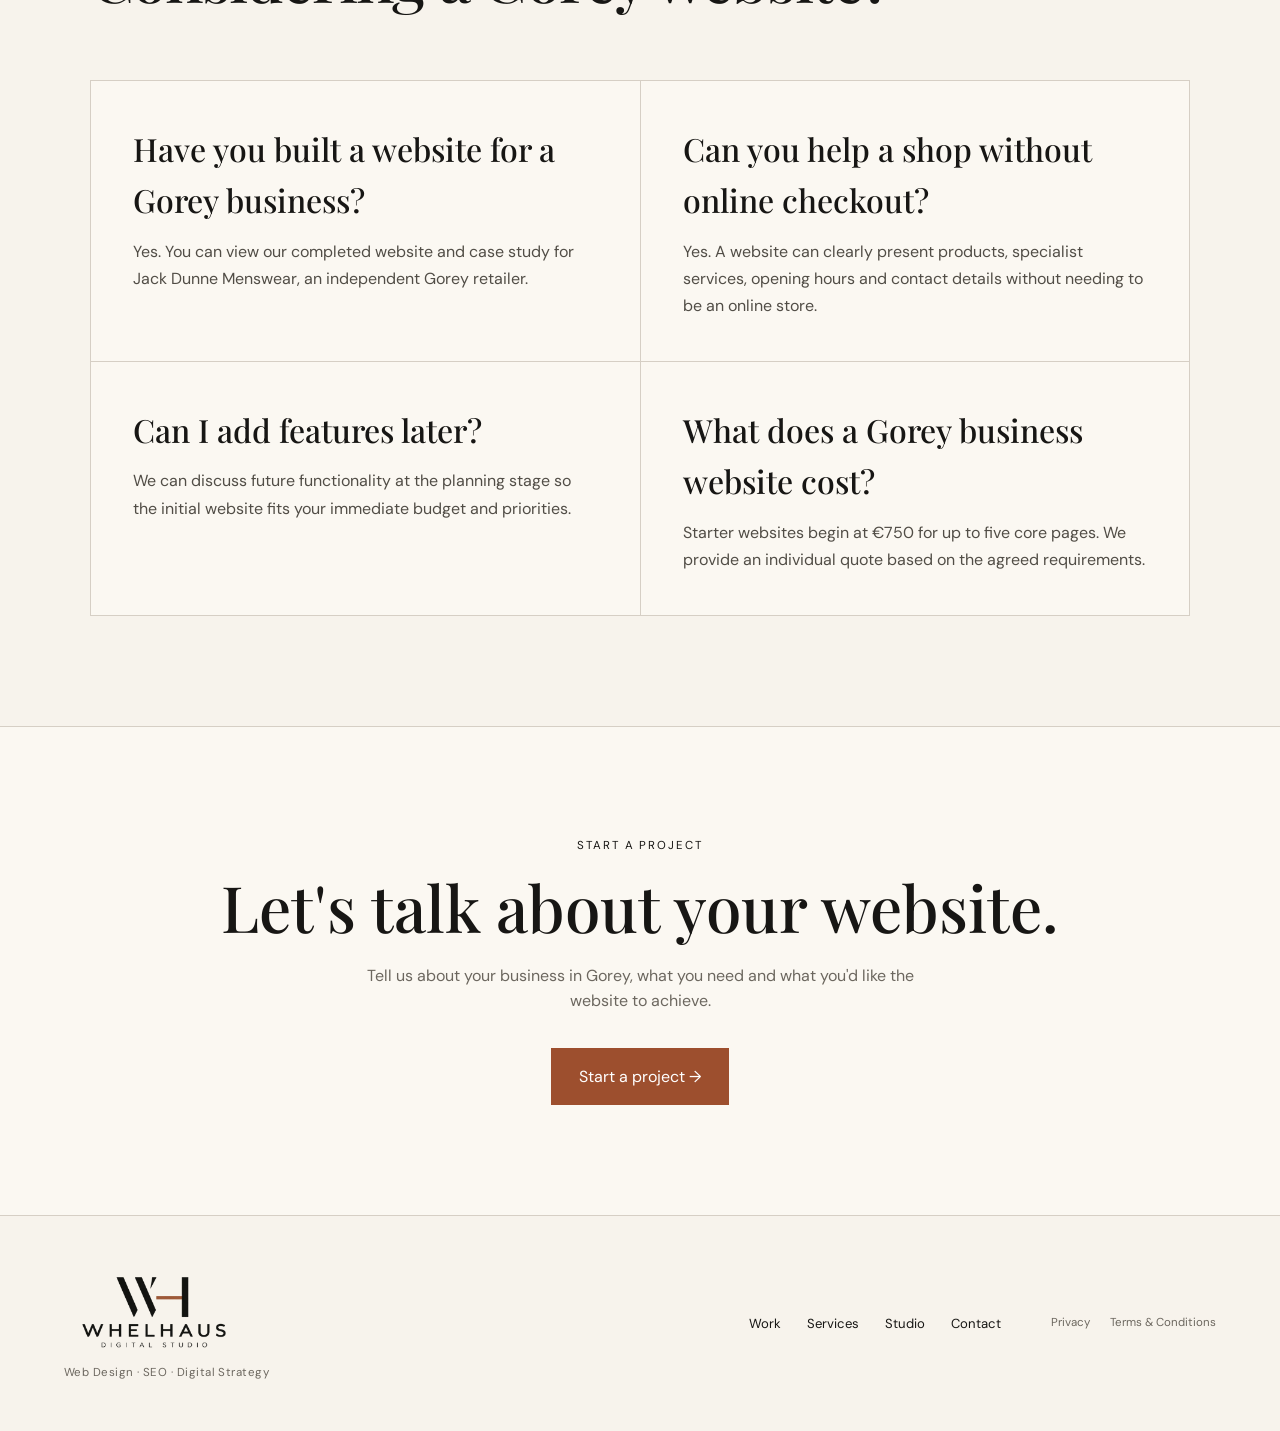
<file: web-design-gorey.html>
<!DOCTYPE html>
<html lang="en">

<head>

    <meta charset="UTF-8">

    <meta name="viewport" content="width=device-width, initial-scale=1.0">


    <!-- SEO -->

    <title>Web Design Gorey | Websites from €750 | WHELHAUS</title>

    <meta
        name="description"
        content="Web design and SEO for businesses in Gorey, County Wexford. Professional small-business websites from €750. Contact WHELHAUS."
    >

    <link rel="canonical" href="https://whelhaus.ie/web-design-gorey">


    <!-- SOCIAL SHARING -->

    <meta
        property="og:title"
        content="Web Design Gorey | WHELHAUS"
    >

    <meta
        property="og:description"
        content="Professional web design, website redesign, SEO and digital strategy for businesses across the South East."
    >

    <meta
        property="og:type"
        content="website"
    >

    <meta
        property="og:url"
        content="https://whelhaus.ie/web-design-gorey"
    >

    <meta
        property="og:image"
        content="https://whelhaus.ie/images/whelhaus-logo-600.webp"
    >


    <!-- TWITTER / X -->

    <meta
        name="twitter:card"
        content="summary_large_image"
    >

    <meta
        name="twitter:title"
        content="Web Design Gorey | WHELHAUS"
    >

    <meta
        name="twitter:description"
        content="Professional web design, website redesign, SEO and digital strategy for businesses across the South East."
    >

    <meta
        name="twitter:image"
        content="https://whelhaus.ie/images/whelhaus-logo-600.webp"
    >


    <!-- FONTS -->

    <link rel="preconnect" href="https://fonts.googleapis.com">

    <link rel="preconnect" href="https://fonts.gstatic.com" crossorigin>

    <link
        href="https://fonts.googleapis.com/css2?family=DM+Sans:wght@400;500;600;700&family=Playfair+Display:ital,wght@0,500;1,500&display=swap"
        rel="stylesheet"
    >


    <!-- FAVICON -->

    <link
        rel="icon"
        type="image/png"
        href="images/whelhaus-favicon.png"
    >


    <!-- STYLESHEET -->

    <link
        rel="stylesheet"
        href="css/style.css?v=20260912"
    >

</head>


<body>

    <!-- =====================================================
         HEADER
    ====================================================== -->

    <header class="site-header">

        <a
            href="/"
            class="brand brand-logo"
            aria-label="WHELHAUS Digital Studio home"
        >
            <img
                src="images/whelhaus-logo-600.webp"
                alt="WHELHAUS Digital Studio"
                class="header-logo"
            >
        </a>


        <button
            class="menu-toggle"
            type="button"
            aria-label="Open navigation"
            aria-expanded="false"
        >
            Menu
        </button>


        <nav
            class="main-nav"
            aria-label="Main navigation"
        >

            <a href="/work">
                Work
            </a>

            <a href="/services">
                Services
            </a>

            <a href="/studio">
                Studio
            </a>

            <a href="/contact">
                Contact
            </a>

            <a
                href="/contact"
                class="nav-button"
            >
                Start a project →
            </a>

        </nav>

    </header>



    <!-- =====================================================
         MAIN
    ====================================================== -->

    <main>
<section class="services-hero"><p class="eyebrow">Web Design / Gorey, Co. Wexford</p><h1>Web design for Gorey businesses.</h1><p class="services-hero-intro">WHELHAUS creates websites for Gorey businesses, with real project experience in the town. Our work for Jack Dunne Menswear shows how clear service pages, thoughtful design and straightforward enquiry routes can help an established local retailer present its business online.</p><p class="services-hero-price">Website projects from <strong>€750.</strong></p><a class="primary-button" href="/contact">Discuss your website →</a></section>
<section class="service-detail" id="web-design"><div class="service-detail-number">01</div><div class="service-detail-title"><p class="section-label">Gorey web design</p><h2>Show customers what makes you different.</h2></div><div class="service-detail-copy"><p>For a Gorey retailer, your website may need to explain product ranges, specialist services, opening hours and how to visit the shop. For other local businesses, the priorities may be bookings, service enquiries or showcasing previous work. We build the page structure around the real customer journey.</p><h3>What we can deliver</h3><ul><li>Responsive layouts that work on mobile and desktop</li><li>Dedicated pages for key services and customer questions</li><li>Clear directions to contact, enquire or visit</li><li>Local search-friendly content and page structure</li><li>Support for launches, updates and technical SEO basics</li></ul><p>See our <a href="/services">website packages and SEO services</a> for more detail.</p></div></section>
<section class="pricing-section"><div class="pricing-intro"><p class="eyebrow">Website packages</p><h2>From first launch to established retailer.</h2><p>Starter websites begin at €750 for up to five core pages, business websites from €1,250 and bespoke projects from €1,750. Final pricing depends on the agreed pages, content and functionality.</p></div><div class="pricing-services"><article><h3>Retail and customer-facing businesses</h3><p>Make your ranges, services and store information easy to browse. Our Gorey menswear project demonstrates how a website can support an established physical shop.</p></article><article><h3>Services, bookings and enquiries</h3><p>For businesses selling a service rather than a product, we focus on explaining the offer, answering common questions and helping customers make contact.</p></article></div></section>
<section class="case-overview"><div><p class="section-label">Gorey project spotlight</p><h2>Jack Dunne Menswear: a real local website.</h2></div><div class="case-overview-copy"><p>Jack Dunne Menswear is an independent Gorey retailer established in 1993. WHELHAUS built a responsive seven-page website to present menswear, wedding and formal hire, gift vouchers and store information in a clearer way.</p><p>The work included focused service pages, improved navigation, contact routes and local SEO foundations. These are delivered features, not claims of increased sales or rankings.</p><p><a href="/jack-dunne">Read the Jack Dunne case study →</a> &nbsp; <a href="https://www.jackdunneandson.com/" rel="noopener noreferrer">View the live website →</a></p></div></section>
<section class="pricing-section" aria-labelledby="local-faq"><div class="pricing-intro"><p class="eyebrow">Questions answered</p><h2 id="local-faq">Considering a Gorey website?</h2></div><div class="pricing-services"><article><h3>Have you built a website for a Gorey business?</h3><p>Yes. You can view our completed website and <a href="/jack-dunne">case study for Jack Dunne Menswear</a>, an independent Gorey retailer.</p></article><article><h3>Can you help a shop without online checkout?</h3><p>Yes. A website can clearly present products, specialist services, opening hours and contact details without needing to be an online store.</p></article><article><h3>Can I add features later?</h3><p>We can discuss future functionality at the planning stage so the initial website fits your immediate budget and priorities.</p></article><article><h3>What does a Gorey business website cost?</h3><p>Starter websites begin at €750 for up to five core pages. We provide an individual quote based on the agreed requirements.</p></article></div></section>
<section class="services-cta"><p class="section-label">Start a project</p><h2>Let's talk about your website.</h2><p>Tell us about your business in Gorey, what you need and what you'd like the website to achieve.</p><a href="/contact" class="primary-button">Start a project →</a></section>
</main>



    <!-- =====================================================
         FOOTER
    ====================================================== -->

    <footer class="site-footer">

        <div class="footer-brand">

            <a
                href="/"
                class="footer-logo-link"
                aria-label="WHELHAUS Digital Studio home"
            >
                <img
                    src="images/whelhaus-logo-600.webp"
                    alt="WHELHAUS Digital Studio"
                    class="footer-logo"
                >
            </a>

            <p class="footer-tagline">
                Web Design · SEO · Digital Strategy
            </p>

        </div>


        <nav
            class="footer-nav"
            aria-label="Footer navigation"
        >
            <a href="/work">
                Work
            </a>

            <a href="/services">
                Services
            </a>

            <a href="/studio">
                Studio
            </a>

            <a href="/contact">
                Contact
            </a>
        </nav>


        <div class="footer-legal">

            <a href="/privacy">
                Privacy
            </a>

            <a href="/terms">
                Terms &amp; Conditions
            </a>

        </div>

    </footer>


    <script src="js/main.js"></script>

</body>

</html>
</file>
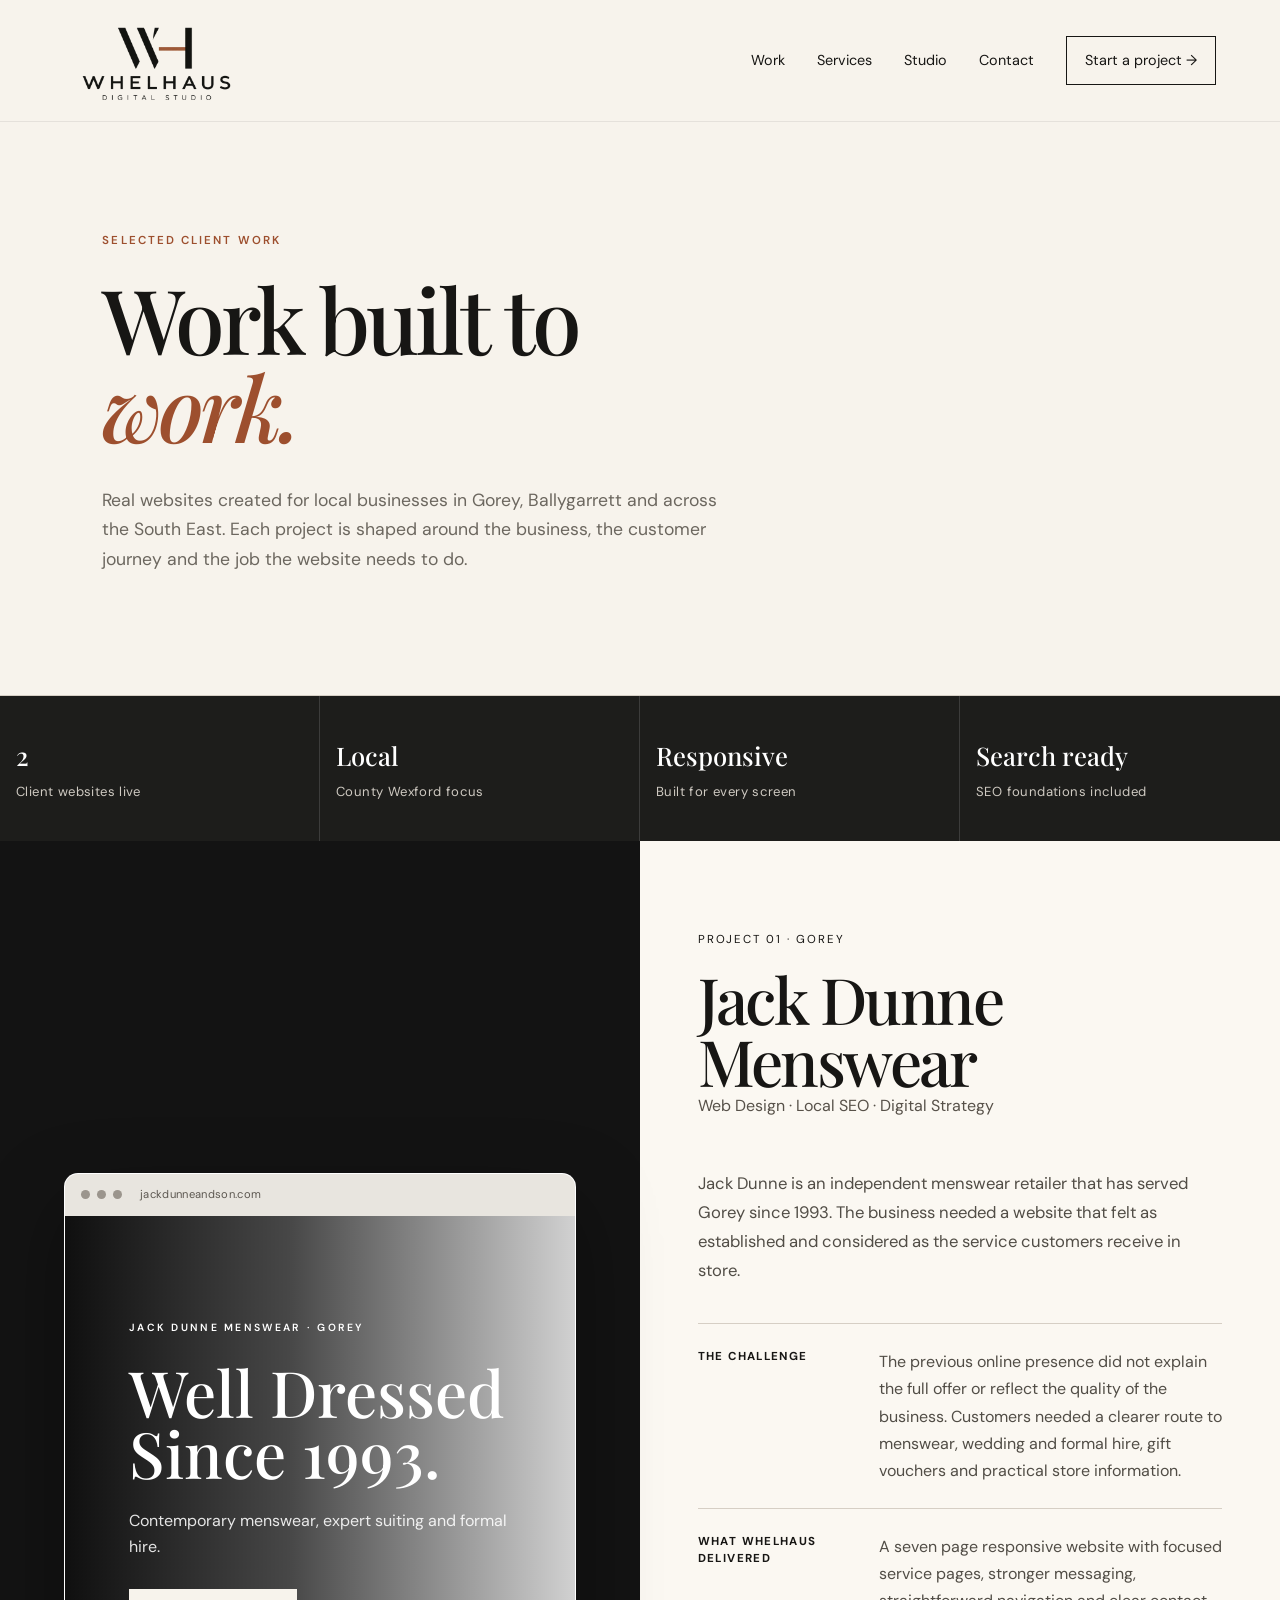
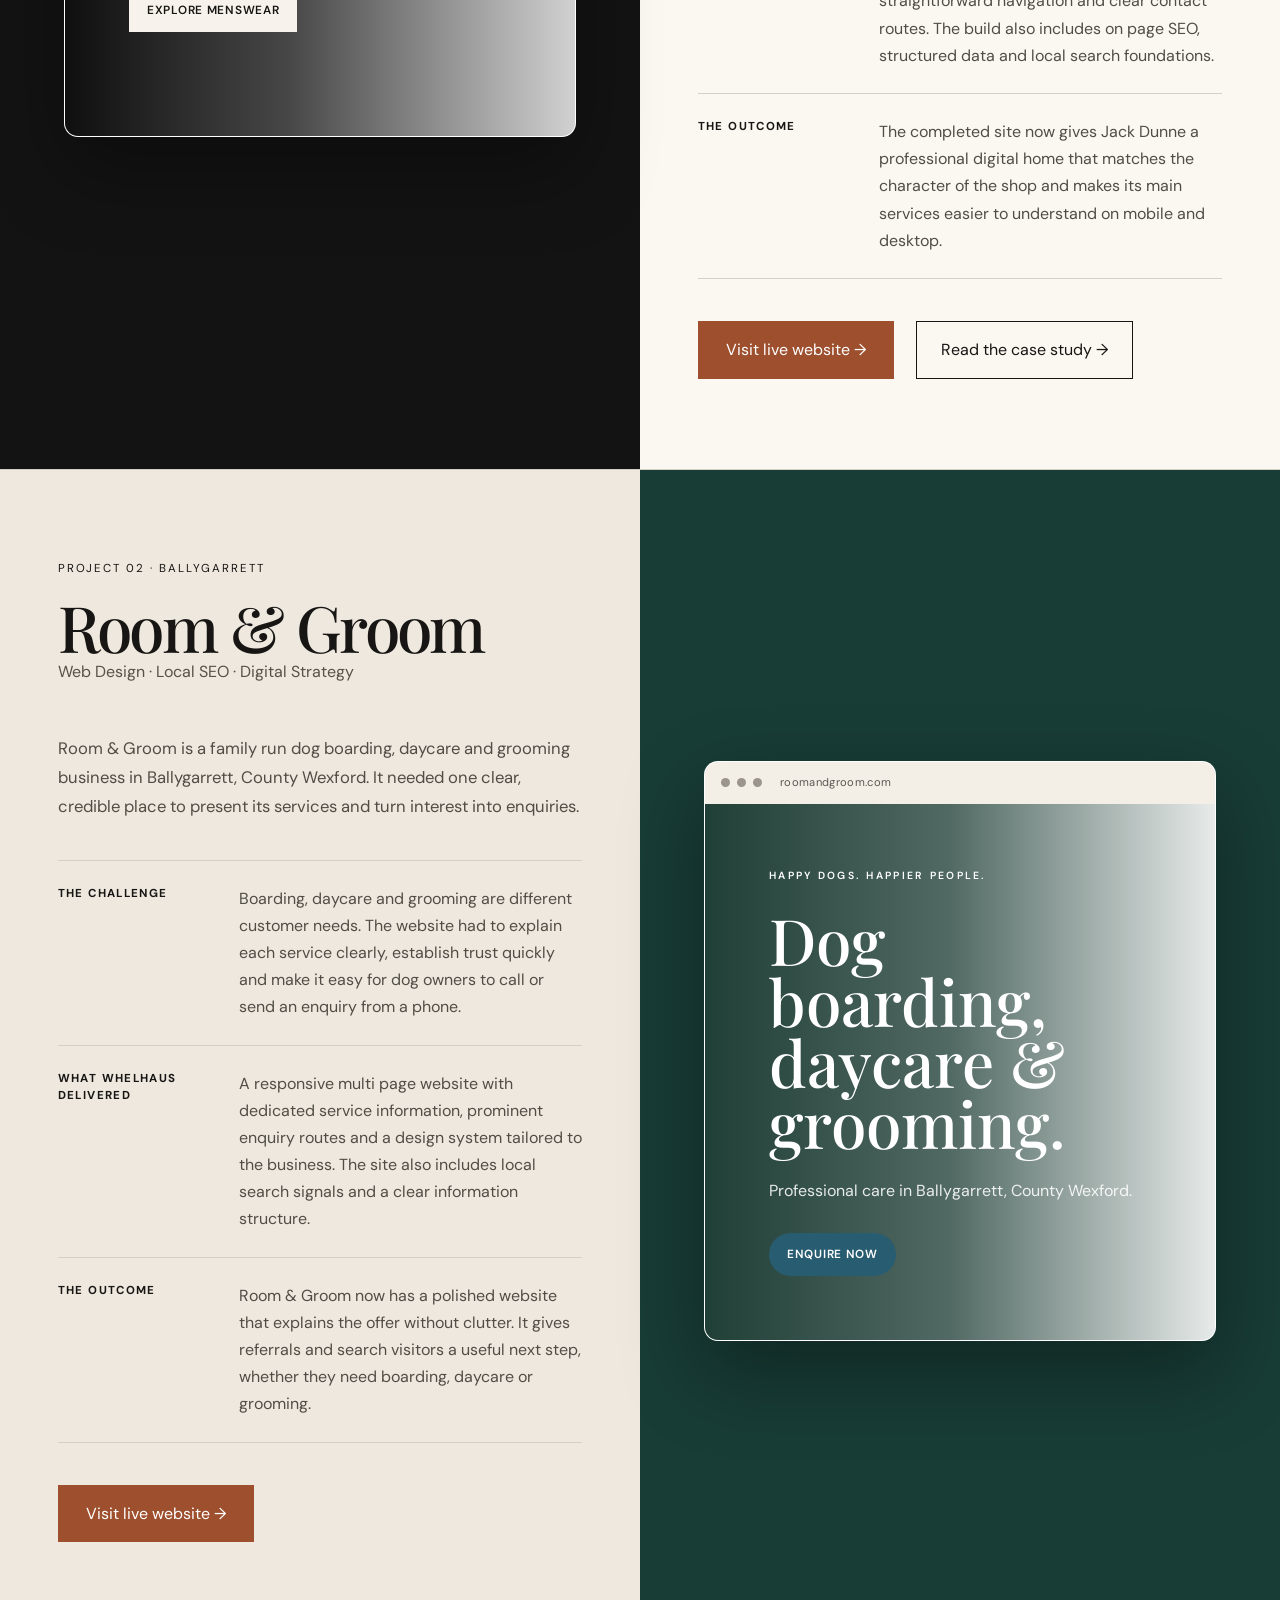
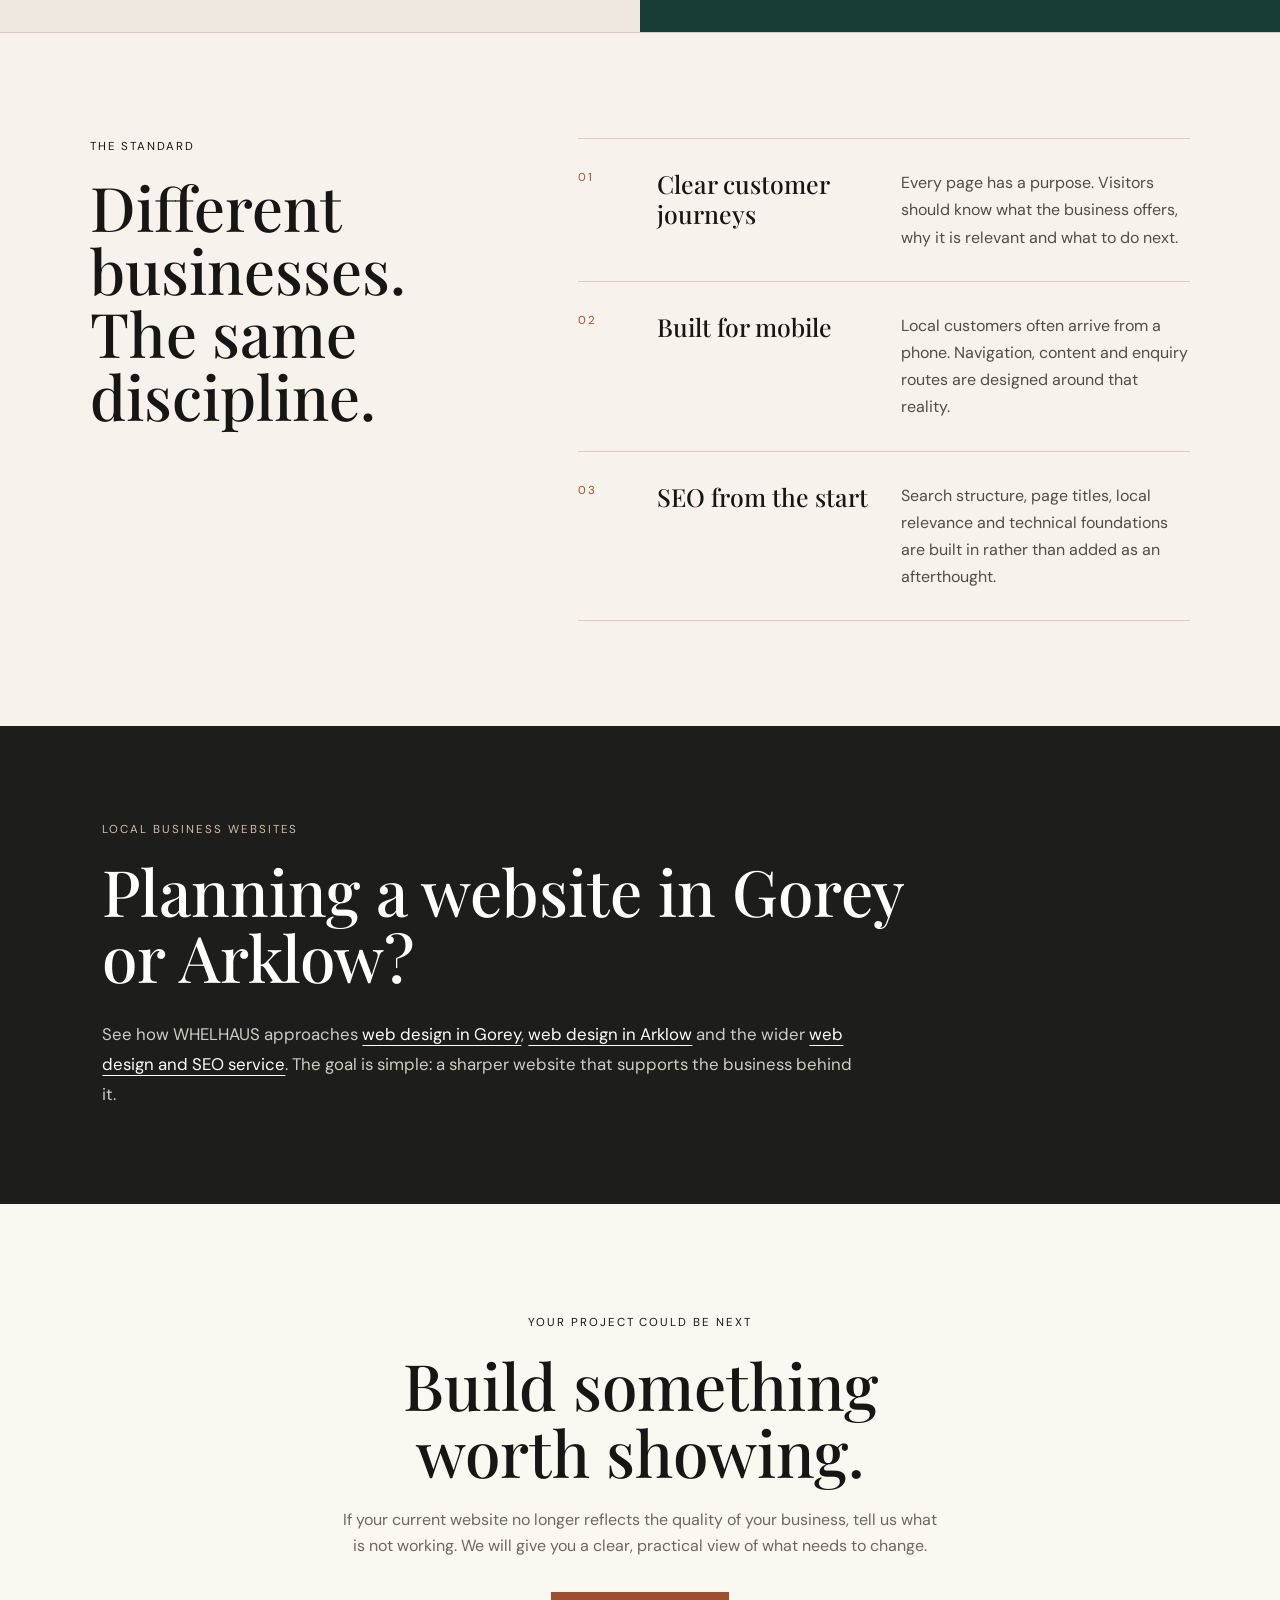
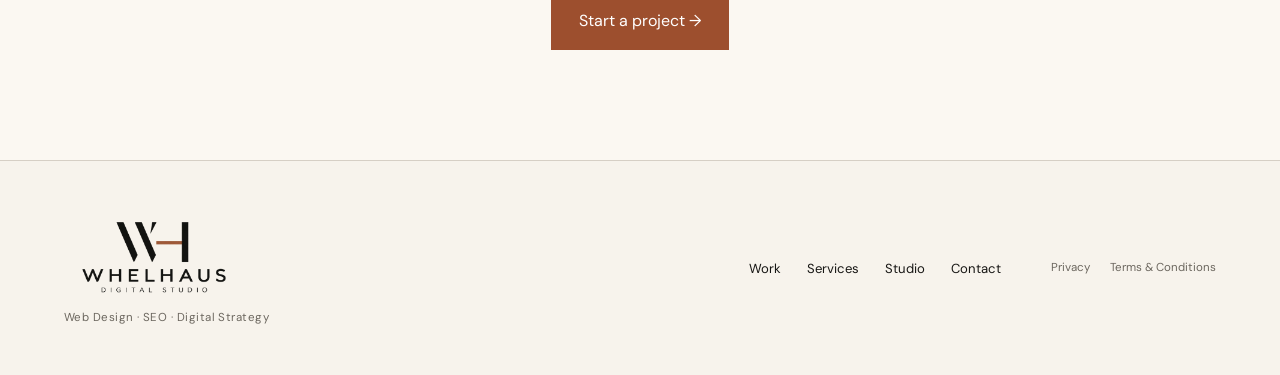
<file: work.html>
<!DOCTYPE html>
<html lang="en">

<head>
    <meta charset="UTF-8">
    <meta name="viewport" content="width=device-width, initial-scale=1.0">

    <title>Web Design Portfolio in Gorey &amp; Arklow | WHELHAUS</title>
    <meta
        name="description"
        content="See web design and SEO projects by WHELHAUS for Jack Dunne in Gorey and Room &amp; Groom in Ballygarrett, including the challenge, work delivered and live websites."
    >
    <link rel="canonical" href="https://whelhaus.ie/work">

    <meta property="og:title" content="Web Design Portfolio | WHELHAUS">
    <meta
        property="og:description"
        content="Two live websites built for local businesses in County Wexford, with the challenge, thinking and work delivered."
    >
    <meta property="og:type" content="website">
    <meta property="og:url" content="https://whelhaus.ie/work">
    <meta property="og:image" content="https://whelhaus.ie/images/whelhaus-logo-600.webp">

    <meta name="twitter:card" content="summary_large_image">
    <meta name="twitter:title" content="Web Design Portfolio | WHELHAUS">
    <meta
        name="twitter:description"
        content="Two live websites built for local businesses in County Wexford, with the challenge, thinking and work delivered."
    >
    <meta name="twitter:image" content="https://whelhaus.ie/images/whelhaus-logo-600.webp">

    <link rel="preconnect" href="https://fonts.googleapis.com">
    <link rel="preconnect" href="https://fonts.gstatic.com" crossorigin>
    <link
        href="https://fonts.googleapis.com/css2?family=DM+Sans:wght@400;500;600;700&family=Playfair+Display:ital,wght@0,500;1,500&display=swap"
        rel="stylesheet"
    >

    <link rel="icon" type="image/png" href="images/whelhaus-favicon.png">
    <link rel="stylesheet" href="css/style.css?v=20261104">

    <script type="application/ld+json">
    {
        "@context": "https://schema.org",
        "@type": "ItemList",
        "name": "WHELHAUS selected web design projects",
        "url": "https://whelhaus.ie/work",
        "numberOfItems": 2,
        "itemListElement": [
            {
                "@type": "ListItem",
                "position": 1,
                "item": {
                    "@type": "CreativeWork",
                    "name": "Jack Dunne Menswear website",
                    "url": "https://www.jackdunneandson.com/",
                    "description": "A responsive website and local SEO project for an established menswear retailer in Gorey, County Wexford.",
                    "creator": {
                        "@type": "Organization",
                        "name": "WHELHAUS",
                        "url": "https://whelhaus.ie/"
                    }
                }
            },
            {
                "@type": "ListItem",
                "position": 2,
                "item": {
                    "@type": "CreativeWork",
                    "name": "Room & Groom website",
                    "url": "https://www.roomandgroom.com/",
                    "description": "A responsive website and local SEO project for a dog boarding, daycare and grooming business in Ballygarrett, County Wexford.",
                    "creator": {
                        "@type": "Organization",
                        "name": "WHELHAUS",
                        "url": "https://whelhaus.ie/"
                    }
                }
            }
        ]
    }
    </script>
</head>

<body>
    <header class="site-header">
        <a href="/" class="brand brand-logo" aria-label="WHELHAUS Digital Studio home">
            <img
                src="images/whelhaus-logo-600.webp"
                alt="WHELHAUS Digital Studio"
                class="header-logo"
            >
        </a>

        <button
            class="menu-toggle"
            type="button"
            aria-label="Open navigation"
            aria-expanded="false"
        >
            Menu
        </button>

        <nav class="main-nav" aria-label="Main navigation">
            <a href="/work" aria-current="page">Work</a>
            <a href="/services">Services</a>
            <a href="/studio">Studio</a>
            <a href="/contact">Contact</a>
            <a href="/contact" class="nav-button">Start a project →</a>
        </nav>
    </header>

    <main>
        <section class="work-hero">
            <p class="eyebrow">Selected client work</p>

            <h1>
                Work built to<br>
                <em>work.</em>
            </h1>

            <p class="work-hero-intro">
                Real websites created for local businesses in Gorey, Ballygarrett
                and across the South East. Each project is shaped around the business,
                the customer journey and the job the website needs to do.
            </p>
        </section>

        <ul class="work-proof-strip" aria-label="Portfolio summary">
            <li>
                <strong>2</strong>
                <span>Client websites live</span>
            </li>
            <li>
                <strong>Local</strong>
                <span>County Wexford focus</span>
            </li>
            <li>
                <strong>Responsive</strong>
                <span>Built for every screen</span>
            </li>
            <li>
                <strong>Search ready</strong>
                <span>SEO foundations included</span>
            </li>
        </ul>

        <section class="project-feature project-feature-jack" aria-labelledby="jack-project-title">
            <div class="project-visual project-visual-jack">
                <div class="project-browser" aria-label="Preview of the Jack Dunne Menswear website">
                    <div class="project-browser-bar">
                        <span></span>
                        <span></span>
                        <span></span>
                        <p>jackdunneandson.com</p>
                    </div>

                    <div class="project-browser-screen jack-project-screen">
                        <p class="project-site-brand">JACK DUNNE MENSWEAR · GOREY</p>
                        <h3>Well Dressed<br>Since 1993.</h3>
                        <p>Contemporary menswear, expert suiting and formal hire.</p>
                        <span class="project-site-button">Explore menswear</span>
                    </div>
                </div>
            </div>

            <div class="project-feature-copy">
                <p class="section-label">Project 01 · Gorey</p>

                <h2 id="jack-project-title">Jack Dunne Menswear</h2>

                <p class="work-meta">Web Design · Local SEO · Digital Strategy</p>

                <p class="project-intro">
                    Jack Dunne is an independent menswear retailer that has served
                    Gorey since 1993. The business needed a website that felt as
                    established and considered as the service customers receive in store.
                </p>

                <div class="project-facts">
                    <article>
                        <h3>The challenge</h3>
                        <p>
                            The previous online presence did not explain the full offer
                            or reflect the quality of the business. Customers needed a
                            clearer route to menswear, wedding and formal hire, gift
                            vouchers and practical store information.
                        </p>
                    </article>

                    <article>
                        <h3>What WHELHAUS delivered</h3>
                        <p>
                            A seven page responsive website with focused service pages,
                            stronger messaging, straightforward navigation and clear
                            contact routes. The build also includes on page SEO,
                            structured data and local search foundations.
                        </p>
                    </article>

                    <article>
                        <h3>The outcome</h3>
                        <p>
                            The completed site now gives Jack Dunne a professional
                            digital home that matches the character of the shop and
                            makes its main services easier to understand on mobile
                            and desktop.
                        </p>
                    </article>
                </div>

                <div class="project-actions">
                    <a
                        href="https://www.jackdunneandson.com/"
                        class="primary-button"
                        target="_blank"
                        rel="noopener noreferrer"
                    >
                        Visit live website →
                    </a>
                    <a href="/jack-dunne" class="secondary-button">
                        Read the case study →
                    </a>
                </div>
            </div>
        </section>

        <section class="project-feature project-feature-room" aria-labelledby="room-project-title">
            <div class="project-visual project-visual-room">
                <div class="project-browser" aria-label="Preview of the Room and Groom website">
                    <div class="project-browser-bar room-browser-bar">
                        <span></span>
                        <span></span>
                        <span></span>
                        <p>roomandgroom.com</p>
                    </div>

                    <div class="project-browser-screen room-project-screen">
                        <p class="project-site-brand">HAPPY DOGS. HAPPIER PEOPLE.</p>
                        <h3>Dog boarding,<br>daycare &amp; grooming.</h3>
                        <p>Professional care in Ballygarrett, County Wexford.</p>
                        <span class="project-site-button room-site-button">Enquire now</span>
                    </div>
                </div>
            </div>

            <div class="project-feature-copy">
                <p class="section-label">Project 02 · Ballygarrett</p>

                <h2 id="room-project-title">Room &amp; Groom</h2>

                <p class="work-meta">Web Design · Local SEO · Digital Strategy</p>

                <p class="project-intro">
                    Room &amp; Groom is a family run dog boarding, daycare and grooming
                    business in Ballygarrett, County Wexford. It needed one clear,
                    credible place to present its services and turn interest into enquiries.
                </p>

                <div class="project-facts">
                    <article>
                        <h3>The challenge</h3>
                        <p>
                            Boarding, daycare and grooming are different customer needs.
                            The website had to explain each service clearly, establish
                            trust quickly and make it easy for dog owners to call or
                            send an enquiry from a phone.
                        </p>
                    </article>

                    <article>
                        <h3>What WHELHAUS delivered</h3>
                        <p>
                            A responsive multi page website with dedicated service
                            information, prominent enquiry routes and a design system
                            tailored to the business. The site also includes local
                            search signals and a clear information structure.
                        </p>
                    </article>

                    <article>
                        <h3>The outcome</h3>
                        <p>
                            Room &amp; Groom now has a polished website that explains
                            the offer without clutter. It gives referrals and search
                            visitors a useful next step, whether they need boarding,
                            daycare or grooming.
                        </p>
                    </article>
                </div>

                <div class="project-actions">
                    <a
                        href="https://www.roomandgroom.com/"
                        class="primary-button"
                        target="_blank"
                        rel="noopener noreferrer"
                    >
                        Visit live website →
                    </a>
                </div>
            </div>
        </section>

        <section class="work-principles" aria-labelledby="work-principles-title">
            <div class="work-principles-heading">
                <p class="section-label">The standard</p>
                <h2 id="work-principles-title">
                    Different businesses.<br>
                    The same discipline.
                </h2>
            </div>

            <div class="work-principles-grid">
                <article>
                    <span>01</span>
                    <h3>Clear customer journeys</h3>
                    <p>
                        Every page has a purpose. Visitors should know what the
                        business offers, why it is relevant and what to do next.
                    </p>
                </article>

                <article>
                    <span>02</span>
                    <h3>Built for mobile</h3>
                    <p>
                        Local customers often arrive from a phone. Navigation,
                        content and enquiry routes are designed around that reality.
                    </p>
                </article>

                <article>
                    <span>03</span>
                    <h3>SEO from the start</h3>
                    <p>
                        Search structure, page titles, local relevance and technical
                        foundations are built in rather than added as an afterthought.
                    </p>
                </article>
            </div>
        </section>

        <section class="work-local-links" aria-labelledby="local-work-title">
            <p class="section-label light">Local business websites</p>

            <h2 id="local-work-title">
                Planning a website in Gorey or Arklow?
            </h2>

            <p>
                See how WHELHAUS approaches
                <a href="/web-design-gorey">web design in Gorey</a>,
                <a href="/web-design-arklow">web design in Arklow</a>
                and the wider
                <a href="/services">web design and SEO service</a>.
                The goal is simple: a sharper website that supports the business behind it.
            </p>
        </section>

        <section class="work-cta">
            <p class="section-label">Your project could be next</p>

            <h2>
                Build something<br>
                worth showing.
            </h2>

            <p>
                If your current website no longer reflects the quality of your
                business, tell us what is not working. We will give you a clear,
                practical view of what needs to change.
            </p>

            <a href="/contact" class="primary-button">Start a project →</a>
        </section>
    </main>

    <footer class="site-footer">
        <div class="footer-brand">
            <a
                href="/"
                class="footer-logo-link"
                aria-label="WHELHAUS Digital Studio home"
            >
                <img
                    src="images/whelhaus-logo-600.webp"
                    alt="WHELHAUS Digital Studio"
                    class="footer-logo"
                >
            </a>

            <p class="footer-tagline">Web Design · SEO · Digital Strategy</p>
        </div>

        <nav class="footer-nav" aria-label="Footer navigation">
            <a href="/work">Work</a>
            <a href="/services">Services</a>
            <a href="/studio">Studio</a>
            <a href="/contact">Contact</a>
        </nav>

        <div class="footer-legal">
            <a href="/privacy">Privacy</a>
            <a href="/terms">Terms &amp; Conditions</a>
        </div>
    </footer>

    <script src="js/main.js"></script>
</body>

</html>
</file>
<file: css/style.css>
/* ==========================================================
   WHELHAUS
   DIGITAL STUDIO
========================================================== */


/* ----------------------------------------------------------
   RESET
---------------------------------------------------------- */

* {
    box-sizing: border-box;
    margin: 0;
    padding: 0;
}

html {
    scroll-behavior: smooth;
}

body {
    font-family: "DM Sans", sans-serif;
    background: #f7f3ec;
    color: #171614;
    line-height: 1.6;
}

img {
    display: block;
    max-width: 100%;
}

a {
    color: inherit;
    text-decoration: none;
}

button,
input,
select,
textarea {
    font: inherit;
}


/* ----------------------------------------------------------
   VARIABLES
---------------------------------------------------------- */

:root {
    --cream: #f7f3ec;
    --cream-light: #fbf8f2;
    --cream-dark: #ebe5dc;
    --black: #171614;
    --grey: #6c675f;
    --line: #d6cfc5;
    --copper: #9d4f2e;
    --copper-dark: #7c3c24;
    --dark-section: #1d1d1b;
    --serif: "Playfair Display", serif;
    --sans: "DM Sans", sans-serif;
}


/* ==========================================================
   HEADER
========================================================== */

.site-header {
    position: relative;
    z-index: 100;

    min-height: 100px;
    padding: 14px 5%;

    display: flex;
    align-items: center;
    justify-content: space-between;

    background: var(--cream);

    border-bottom: 1px solid rgba(23, 22, 20, 0.08);
}


/* ----------------------------------------------------------
   BRAND / LOGO
---------------------------------------------------------- */

.brand {
    display: inline-flex;
    align-items: center;
    flex-shrink: 0;
}

.brand-logo {
    display: flex;
    align-items: center;
}

.header-logo {
    display: block;
    width: 185px;
    height: auto;
}


/* fallback text logo */

.brand-name {
    font-size: 1.6rem;
    font-weight: 700;
    line-height: 1;
    letter-spacing: 0.08em;
}

.brand-subtitle {
    margin-top: 7px;
    font-size: 0.75rem;
    line-height: 1;
    letter-spacing: 0.14em;
}


/* ----------------------------------------------------------
   NAVIGATION
---------------------------------------------------------- */

.main-nav {
    display: flex;
    align-items: center;
    gap: 32px;

    font-size: 0.9rem;
}

.main-nav a {
    transition:
        opacity 0.2s ease,
        color 0.2s ease,
        background 0.2s ease;
}

.main-nav a:hover {
    opacity: 0.55;
}

.nav-button {
    padding: 12px 18px;
    border: 1px solid var(--black);
}

.menu-toggle {
    display: none;

    padding: 8px 0;

    background: none;
    border: none;

    color: var(--black);

    cursor: pointer;
}


/* ==========================================================
   GLOBAL ELEMENTS
========================================================== */

.eyebrow {
    margin-bottom: 24px;

    color: var(--copper);

    text-transform: uppercase;

    font-size: 0.72rem;
    font-weight: 600;

    letter-spacing: 0.18em;
}

.section-label {
    margin-bottom: 18px;

    font-size: 0.72rem;

    text-transform: uppercase;

    letter-spacing: 0.17em;
}

.light {
    color: #d6bda8;
}

.primary-button {
    display: inline-block;
    width: fit-content;

    margin-top: 34px;
    padding: 16px 28px;

    background: var(--copper);
    color: #ffffff;

    transition:
        background 0.2s ease,
        transform 0.2s ease;
}

.primary-button:hover {
    background: var(--copper-dark);
    transform: translateY(-2px);
}

.text-link {
    display: inline-block;
    width: fit-content;

    margin-top: 8px;

    text-decoration: underline;
    text-underline-offset: 5px;
}


/* ==========================================================
   HOME PAGE
========================================================== */


/* ----------------------------------------------------------
   HERO
---------------------------------------------------------- */

.hero {
    min-height: 690px;

    display: grid;
    grid-template-columns: 1.15fr 0.85fr;
}

.hero-content {
    padding: 72px 7% 60px 8%;

    display: flex;
    flex-direction: column;
    justify-content: center;
}

.hero h1 {
    max-width: 800px;

    font-family: var(--serif);

    font-size: clamp(3.8rem, 6.5vw, 6.5rem);
    font-weight: 500;

    line-height: 0.96;
    letter-spacing: -0.045em;
}

.hero h1 em {
    color: var(--copper);
    font-weight: 500;
}

.hero-intro {
    max-width: 520px;

    margin-top: 34px;

    color: #47423d;

    font-size: 1.08rem;
    line-height: 1.65;
}


/* ----------------------------------------------------------
   BUILT IN WHELHAUS
---------------------------------------------------------- */

.built-in {
    margin-top: 58px;

    display: flex;
    align-items: center;
    gap: 20px;
}

.built-in span {
    width: 55px;
    height: 1px;

    background: var(--black);
}

.built-in p {
    font-size: 0.9rem;
}

.built-in strong {
    font-weight: 700;
}


/* ----------------------------------------------------------
   HERO IMAGE
---------------------------------------------------------- */

.hero-image {
    position: relative;

    min-height: 690px;

    overflow: hidden;

    background:
        linear-gradient(
            rgba(20, 18, 15, 0.03),
            rgba(20, 18, 15, 0.10)
        ),
        url("../images/whelhaus-studio.webp");

    background-size: cover;
    background-position: center;
    background-repeat: no-repeat;
}

.hero-image::after {
    content: "";

    position: absolute;
    inset: 0;

    background:
        linear-gradient(
            90deg,
            rgba(247, 243, 236, 0.03) 0%,
            rgba(23, 22, 20, 0.01) 55%,
            rgba(23, 22, 20, 0.08) 100%
        );

    pointer-events: none;
}

.hero-overlay-text {
    position: absolute;
    z-index: 2;

    top: 110px;
    right: 12%;

    display: flex;
    align-items: flex-start;
    gap: 20px;
}

.hero-overlay-text span {
    width: 1px;
    height: 115px;

    background: rgba(23, 22, 20, 0.45);
}

.hero-overlay-text p {
    max-width: 140px;

    color: rgba(23, 22, 20, 0.85);

    font-size: 0.68rem;
    font-weight: 500;

    line-height: 1.8;
    letter-spacing: 0.22em;
}


/* ----------------------------------------------------------
   HOME SERVICES
---------------------------------------------------------- */

.services {
    display: grid;
    grid-template-columns: repeat(3, 1fr);

    background: var(--cream-light);

    border-top: 1px solid var(--line);
    border-bottom: 1px solid var(--line);
}

.service-card {
    min-height: 270px;

    padding: 52px 5%;

    border-right: 1px solid var(--line);

    transition: background 0.25s ease;
}

.service-card:last-child {
    border-right: none;
}

.service-card:hover {
    background: #f3eee5;
}

.service-number {
    margin-bottom: 18px;

    display: flex;
    align-items: center;
    gap: 20px;

    color: var(--copper);

    font-size: 0.78rem;
}

.small-line {
    width: 48px;
    height: 1px;

    background: #7c776f;
}

.service-card h2 {
    margin-bottom: 12px;

    font-family: var(--serif);

    font-size: 2.1rem;
    font-weight: 500;
}

.service-card p {
    max-width: 320px;
    color: #49453f;
}

.service-card a {
    display: inline-block;

    margin-top: 20px;

    text-decoration: underline;
    text-underline-offset: 5px;
}


/* ----------------------------------------------------------
   HOME WORK
---------------------------------------------------------- */

.work-section {
    min-height: 620px;

    display: grid;
    grid-template-columns: 1.15fr 0.85fr;

    background: #f8f4ed;
}

.work-image {
    padding: 80px;

    display: flex;
    align-items: center;
    justify-content: center;

    background:
        linear-gradient(
            rgba(18, 18, 16, 0.92),
            rgba(18, 18, 16, 0.96)
        ),
        url("https://images.unsplash.com/photo-1497366754035-f200968a6e72?auto=format&fit=crop&w=1600&q=90");

    background-size: cover;
    background-position: center;
}

.website-mockup {
    width: min(620px, 100%);

    overflow: hidden;

    background: #f4efe7;

    border: 1px solid rgba(255, 255, 255, 0.35);
    border-radius: 15px;

    box-shadow: 0 30px 70px rgba(0, 0, 0, 0.38);
}

.mockup-header {
    height: 32px;

    padding: 0 14px;

    display: flex;
    align-items: center;
    gap: 7px;

    background: #ddd6cc;
}

.mockup-header span {
    width: 8px;
    height: 8px;

    background: #9d9389;

    border-radius: 50%;
}

.mockup-content {
    position: relative;

    min-height: 400px;

    padding: 48px;

    color: #ffffff;

    background:
        linear-gradient(
            rgba(16, 16, 14, 0.42),
            rgba(16, 16, 14, 0.58)
        ),
        url("https://images.unsplash.com/photo-1445205170230-053b83016050?auto=format&fit=crop&w=1400&q=90");

    background-size: cover;
    background-position: center 35%;
}

.mockup-logo {
    font-size: 0.78rem;
    font-weight: 700;
    letter-spacing: 0.08em;
}

.mockup-content h3 {
    max-width: 420px;

    margin-top: 92px;

    font-family: var(--serif);

    font-size: clamp(2rem, 3.2vw, 3.1rem);
    font-weight: 500;

    line-height: 1.02;
}

.mockup-content p {
    max-width: 340px;

    margin-top: 18px;

    font-size: 0.9rem;
}

.mockup-button {
    display: inline-block;

    margin-top: 24px;
    padding: 11px 17px;

    background: rgba(247, 243, 236, 0.94);
    color: var(--black);

    transition:
        transform 0.2s ease,
        background 0.2s ease;
}

.mockup-button:hover {
    background: #ffffff;
    transform: translateY(-2px);
}

.work-content {
    padding: 76px 9%;

    display: flex;
    flex-direction: column;
    justify-content: center;
}

.work-content h2 {
    margin-bottom: 12px;

    font-size: clamp(2.6rem, 3.6vw, 4.1rem);

    line-height: 1;
    letter-spacing: -0.035em;
}

.work-meta {
    margin-bottom: 24px;
    color: #575149;
}

.work-content > p:not(.section-label):not(.work-meta) {
    max-width: 470px;
    color: #514d46;
}

.work-content > a {
    display: inline-block;
    width: fit-content;

    margin-top: 22px;

    text-decoration: underline;
    text-underline-offset: 5px;
}

.next-project {
    margin-top: 68px;
    padding-top: 30px;

    border-top: 1px solid var(--line);
}

.next-project h3 {
    margin-bottom: 6px;

    font-family: var(--serif);

    font-size: 1.9rem;
    font-weight: 500;
}

.next-project p:last-child {
    color: var(--grey);
}


/* ----------------------------------------------------------
   HOME APPROACH
---------------------------------------------------------- */

.approach {
    min-height: 390px;

    padding: 82px 6%;

    display: grid;
    grid-template-columns: 1.15fr 0.85fr;

    align-items: end;

    color: #ffffff;

    background:
        linear-gradient(
            rgba(20, 20, 18, 0.90),
            rgba(20, 20, 18, 0.94)
        ),
        url("https://images.unsplash.com/photo-1500530855697-b586d89ba3ee?auto=format&fit=crop&w=1800&q=85");

    background-size: cover;
    background-position: center;
}

.approach h2 {
    font-family: var(--serif);

    font-size: clamp(3rem, 5vw, 5rem);
    font-weight: 500;

    line-height: 1.05;
}

.approach h2 em {
    color: #c2764f;
}

.approach-copy {
    max-width: 430px;
    justify-self: end;
}

.approach-copy p {
    margin-bottom: 22px;
    color: #e0ded9;
}

.approach-copy a {
    color: #c7764f;

    text-decoration: underline;
    text-underline-offset: 5px;
}


/* ----------------------------------------------------------
   HOME CONTACT
---------------------------------------------------------- */

.contact {
    padding: 110px 8%;

    text-align: center;

    background: var(--cream-light);
}

.contact h2 {
    font-family: var(--serif);

    font-size: clamp(3rem, 5vw, 5rem);
    font-weight: 500;

    line-height: 1.05;
}

.contact p:not(.section-label) {
    max-width: 560px;

    margin: 22px auto 0;

    color: var(--grey);
}


/* ==========================================================
   SERVICES PAGE
========================================================== */

.services-hero {
    padding: 110px 8% 120px;

    background: var(--cream);

    border-bottom: 1px solid var(--line);
}

.services-hero h1 {
    max-width: 1000px;

    font-family: var(--serif);

    font-size: clamp(4rem, 7vw, 7rem);
    font-weight: 500;

    line-height: 0.98;
    letter-spacing: -0.045em;
}

.services-hero h1 em {
    color: var(--copper);
    font-weight: 500;
}

.services-hero-intro {
    max-width: 600px;

    margin-top: 36px;

    color: var(--grey);

    font-size: 1.1rem;
    line-height: 1.7;
}

.services-hero-price {
    margin-top: 20px;

    color: var(--copper);

    font-size: 1rem;
    font-weight: 500;
}

.services-hero-price strong {
    color: var(--black);

    font-size: 1.08rem;
}


/* ==========================================================
   PRICING
========================================================== */

.pricing-section {
    padding: 110px 7%;

    background: var(--cream);

    border-bottom: 1px solid var(--line);
}

.pricing-intro {
    max-width: 900px;

    margin-bottom: 70px;
}

.pricing-intro h2 {
    font-family: var(--serif);

    font-size: clamp(3rem, 5vw, 5.2rem);
    font-weight: 500;

    line-height: 1.05;

    letter-spacing: -0.03em;
}

.pricing-intro > p:not(.eyebrow) {
    max-width: 620px;

    margin-top: 24px;

    color: var(--grey);

    font-size: 1.05rem;

    line-height: 1.75;
}

.pricing-grid {
    display: grid;

    grid-template-columns: repeat(3, 1fr);

    border-top: 1px solid var(--line);
    border-left: 1px solid var(--line);
}

.pricing-card {
    position: relative;

    min-height: 600px;

    padding: 42px;

    display: flex;
    flex-direction: column;

    background: var(--cream-light);

    border-right: 1px solid var(--line);
    border-bottom: 1px solid var(--line);
}

.pricing-card-featured {
    background: #eee8de;
}

.pricing-label {
    position: absolute;

    top: 18px;
    right: 20px;

    color: var(--copper);

    font-size: 0.68rem;
    font-weight: 600;

    text-transform: uppercase;

    letter-spacing: 0.14em;
}

.pricing-number {
    color: var(--copper);

    font-size: 0.75rem;

    letter-spacing: 0.15em;
}

.pricing-card h3 {
    margin-top: 28px;

    font-family: var(--serif);

    font-size: 2.2rem;
    font-weight: 500;

    line-height: 1.05;
}

.pricing-price {
    margin-top: 22px;

    color: #4f4a43;

    font-size: 1rem;
}

.pricing-price strong {
    display: inline-block;

    margin-left: 5px;

    color: var(--black);

    font-family: var(--serif);

    font-size: 2.3rem;
    font-weight: 500;
}

.pricing-summary {
    margin-top: 20px;

    color: #514d46;

    line-height: 1.7;
}

.pricing-card ul {
    margin-top: 28px;

    list-style: none;
}

.pricing-card li {
    padding: 11px 0;

    color: #514d46;

    border-bottom: 1px solid rgba(23, 22, 20, 0.10);
}

.pricing-card li::before {
    content: "—";

    margin-right: 12px;

    color: var(--copper);
}

.pricing-link {
    display: inline-block;

    width: fit-content;

    margin-top: auto;
    padding-top: 28px;

    text-decoration: underline;

    text-underline-offset: 5px;
}

.pricing-services {
    margin-top: 50px;

    display: grid;

    grid-template-columns: 1fr 1fr;

    border-top: 1px solid var(--line);
    border-left: 1px solid var(--line);
}

.pricing-services article {
    padding: 42px;

    background: var(--cream-light);

    border-right: 1px solid var(--line);
    border-bottom: 1px solid var(--line);
}

.pricing-services h3 {
    margin-bottom: 12px;

    font-family: var(--serif);

    font-size: 2rem;
    font-weight: 500;
}

.pricing-small-price {
    margin-bottom: 18px;

    color: var(--copper);

    font-size: 1.1rem;
    font-weight: 600;
}

.pricing-services article > p:last-child {
    max-width: 540px;

    color: #514d46;

    line-height: 1.7;
}

.pricing-note {
    margin-top: 40px;

    padding-top: 30px;

    display: grid;

    grid-template-columns: 1fr 1fr;

    gap: 50px;

    border-top: 1px solid var(--line);
}

.pricing-note p {
    max-width: 620px;

    color: var(--grey);

    font-size: 0.92rem;

    line-height: 1.7;
}

.pricing-note strong {
    color: var(--black);
}


/* ==========================================================
   SERVICE DETAIL
========================================================== */

.service-detail {
    display: grid;
    grid-template-columns: 100px 1fr 1fr;

    gap: 50px;

    padding: 100px 7%;

    background: var(--cream-light);

    border-bottom: 1px solid var(--line);
}

.service-detail-alt {
    background: #eee8de;
}

.service-detail-number {
    color: var(--copper);

    font-size: 0.8rem;
    letter-spacing: 0.15em;
}

.service-detail-title h2 {
    max-width: 580px;

    font-family: var(--serif);

    font-size: clamp(2.8rem, 4vw, 4.7rem);
    font-weight: 500;

    line-height: 1.05;
    letter-spacing: -0.03em;
}

.service-detail-title h2 em {
    color: var(--copper);
}

.service-detail-copy {
    max-width: 570px;
}

.service-detail-copy > p {
    margin-bottom: 22px;

    color: #4f4a43;

    line-height: 1.75;
}

.service-detail-copy h3 {
    margin-top: 34px;
    margin-bottom: 16px;

    font-family: var(--serif);

    font-size: 1.5rem;
    font-weight: 500;
}

.service-detail-copy ul {
    list-style: none;
}

.service-detail-copy li {
    padding: 10px 0;

    border-bottom: 1px solid rgba(23, 22, 20, 0.12);
}

.service-detail-copy li::before {
    content: "—";

    margin-right: 12px;

    color: var(--copper);
}


/* ----------------------------------------------------------
   PROCESS
---------------------------------------------------------- */

.process-section {
    padding: 100px 7%;

    background: var(--dark-section);
    color: #ffffff;
}

.process-intro {
    max-width: 850px;
}

.process-intro h2 {
    font-family: var(--serif);

    font-size: clamp(3rem, 5vw, 5rem);
    font-weight: 500;

    line-height: 1.05;
}

.process-grid {
    margin-top: 75px;

    display: grid;
    grid-template-columns: repeat(4, 1fr);

    border-top: 1px solid rgba(255, 255, 255, 0.2);
}

.process-grid article {
    min-height: 260px;

    padding: 34px 28px;

    border-right: 1px solid rgba(255, 255, 255, 0.2);
}

.process-grid article:last-child {
    border-right: none;
}

.process-grid span {
    color: #c7764f;

    font-size: 0.75rem;
    letter-spacing: 0.12em;
}

.process-grid h3 {
    margin-top: 35px;

    font-family: var(--serif);

    font-size: 1.8rem;
    font-weight: 500;
}

.process-grid p {
    max-width: 280px;

    margin-top: 15px;

    color: #cac6bf;

    line-height: 1.7;
}

.services-cta {
    padding: 110px 8%;

    text-align: center;

    background: var(--cream-light);
}

.services-cta h2 {
    font-family: var(--serif);

    font-size: clamp(3rem, 5vw, 5rem);
    font-weight: 500;

    line-height: 1.05;
}

.services-cta > p:not(.section-label) {
    max-width: 550px;

    margin: 22px auto 0;

    color: var(--grey);
}


/* ==========================================================
   WORK PAGE
========================================================== */

.work-hero {
    padding: 110px 8% 120px;

    background: var(--cream);

    border-bottom: 1px solid var(--line);
}

.work-hero h1 {
    max-width: 900px;

    font-family: var(--serif);

    font-size: clamp(4rem, 7vw, 7rem);
    font-weight: 500;

    line-height: 0.98;
    letter-spacing: -0.045em;
}

.work-hero h1 em {
    color: var(--copper);
    font-weight: 500;
}

.work-hero-intro {
    max-width: 620px;

    margin-top: 36px;

    color: var(--grey);

    font-size: 1.1rem;
    line-height: 1.7;
}

.featured-project {
    display: grid;
    grid-template-columns: 1.15fr 0.85fr;

    min-height: 680px;

    background: var(--cream-light);
}

.featured-project-visual {
    padding: 80px;

    display: flex;
    align-items: center;
    justify-content: center;

    background:
        linear-gradient(
            rgba(17, 17, 15, 0.92),
            rgba(17, 17, 15, 0.96)
        ),
        url("https://images.unsplash.com/photo-1497366754035-f200968a6e72?auto=format&fit=crop&w=1600&q=90");

    background-size: cover;
    background-position: center;
}

.work-page-mockup {
    width: min(680px, 100%);
}

.work-page-mockup .mockup-content h2 {
    max-width: 430px;

    margin-top: 92px;

    font-family: var(--serif);

    font-size: clamp(2.2rem, 3.4vw, 3.3rem);
    font-weight: 500;

    line-height: 1.03;
}

.featured-project-copy {
    padding: 90px 9%;

    display: flex;
    flex-direction: column;
    justify-content: center;
}

.featured-project-copy h2 {
    margin-bottom: 12px;

    font-size: clamp(3rem, 4vw, 4.8rem);

    line-height: 1;
    letter-spacing: -0.035em;
}

.featured-project-copy >
p:not(.section-label):not(.work-meta) {
    max-width: 500px;

    margin-bottom: 20px;

    color: #514d46;

    line-height: 1.75;
}

.project-breakdown {
    display: grid;
    grid-template-columns: repeat(3, 1fr);

    background: #efe9df;

    border-top: 1px solid var(--line);
    border-bottom: 1px solid var(--line);
}

.project-breakdown article {
    min-height: 300px;

    padding: 55px 5%;

    border-right: 1px solid var(--line);
}

.project-breakdown article:last-child {
    border-right: none;
}

.project-breakdown span {
    color: var(--copper);

    font-size: 0.75rem;
    letter-spacing: 0.15em;
}

.project-breakdown h3 {
    margin-top: 28px;

    font-family: var(--serif);

    font-size: 2rem;
    font-weight: 500;
}

.project-breakdown p {
    max-width: 340px;

    margin-top: 16px;

    color: #514d46;

    line-height: 1.7;
}

.studio-projects {
    padding: 95px 7%;

    display: grid;
    grid-template-columns: 1.1fr 0.9fr;

    gap: 70px;

    align-items: end;

    background: var(--dark-section);
    color: #ffffff;
}

.studio-projects h2 {
    font-family: var(--serif);

    font-size: clamp(3.2rem, 5vw, 5.4rem);
    font-weight: 500;

    line-height: 1.04;
}

.studio-projects-copy {
    max-width: 500px;
    justify-self: end;
}

.studio-projects-copy p {
    margin-top: 16px;

    color: #d0ccc5;

    line-height: 1.75;
}

.work-cta {
    padding: 110px 8%;

    text-align: center;

    background: var(--cream-light);
}

.work-cta h2 {
    font-family: var(--serif);

    font-size: clamp(3rem, 5vw, 5rem);
    font-weight: 500;

    line-height: 1.05;
}

.work-cta > p:not(.section-label) {
    max-width: 600px;

    margin: 22px auto 0;

    color: var(--grey);
}


/* ==========================================================
   JACK DUNNE CASE STUDY
========================================================== */

.case-hero {
    display: grid;
    grid-template-columns: 0.9fr 1.1fr;

    min-height: 720px;

    background: var(--cream);
}

.case-hero-copy {
    padding: 95px 8%;

    display: flex;
    flex-direction: column;
    justify-content: center;
}

.case-hero-copy h1 {
    font-size: clamp(4.5rem, 8vw, 8rem);

    line-height: 0.86;
    letter-spacing: -0.055em;
}

.case-meta {
    margin-top: 30px;
    color: #5b554e;
}

.case-intro {
    max-width: 560px;

    margin-top: 30px;

    color: #514d46;

    font-size: 1.05rem;
    line-height: 1.75;
}

.case-hero-visual {
    padding: 80px;

    display: flex;
    align-items: center;
    justify-content: center;

    background:
        linear-gradient(
            rgba(16, 16, 14, 0.90),
            rgba(16, 16, 14, 0.95)
        ),
        url("https://images.unsplash.com/photo-1441986300917-64674bd600d8?auto=format&fit=crop&w=1600&q=90");

    background-size: cover;
    background-position: center;
}

.case-study-mockup {
    width: min(700px, 100%);
}

.case-overview {
    padding: 100px 7%;

    display: grid;
    grid-template-columns: 1fr 1fr;

    gap: 80px;

    background: var(--cream-light);

    border-bottom: 1px solid var(--line);
}

.case-overview h2 {
    font-family: var(--serif);

    font-size: clamp(3rem, 4.5vw, 5rem);
    font-weight: 500;

    line-height: 1.06;
}

.case-overview-copy {
    max-width: 560px;
    justify-self: end;
}

.case-overview-copy p {
    margin-bottom: 22px;

    color: #514d46;

    line-height: 1.8;
}

.case-columns {
    display: grid;
    grid-template-columns: 1fr 1fr;

    background: #eee8de;
}

.case-columns article {
    padding: 85px 7%;

    border-right: 1px solid var(--line);
}

.case-columns article:last-child {
    border-right: none;
}

.case-columns h3 {
    max-width: 550px;

    margin-bottom: 24px;

    font-family: var(--serif);

    font-size: clamp(2.4rem, 3.5vw, 3.8rem);
    font-weight: 500;

    line-height: 1.08;
}

.case-columns p:not(.section-label) {
    max-width: 520px;

    margin-bottom: 18px;

    color: #514d46;

    line-height: 1.75;
}

.case-services {
    padding: 95px 7%;

    display: grid;
    grid-template-columns: 0.9fr 1.1fr;

    gap: 80px;

    background: var(--dark-section);
    color: #ffffff;
}

.case-services h2 {
    font-family: var(--serif);

    font-size: clamp(3rem, 5vw, 5rem);
    font-weight: 500;

    line-height: 1.05;
}

.case-services-list {
    border-top: 1px solid rgba(255, 255, 255, 0.18);
}

.case-services-list div {
    padding: 20px 0;

    display: grid;
    grid-template-columns: 70px 1fr;

    align-items: center;

    border-bottom: 1px solid rgba(255, 255, 255, 0.18);
}

.case-services-list span {
    color: #c7764f;
    font-size: 0.75rem;
}

.case-services-list p {
    color: #e7e2da;
}

.case-outcome {
    padding: 120px 8%;

    text-align: center;

    background: var(--cream-light);
}

.case-outcome h2 {
    font-family: var(--serif);

    font-size: clamp(3.2rem, 5vw, 5.2rem);
    font-weight: 500;

    line-height: 1.05;
}

.case-outcome > p:not(.section-label) {
    max-width: 680px;

    margin: 26px auto 0;

    color: var(--grey);

    line-height: 1.8;
}

.case-next {
    padding: 100px 8%;

    background: var(--dark-section);
    color: #ffffff;

    text-align: center;
}

.case-next h2 {
    font-family: var(--serif);

    font-size: clamp(4rem, 7vw, 7rem);
    font-weight: 500;

    line-height: 1;
}

.case-next > p:not(.section-label) {
    max-width: 620px;

    margin: 24px auto 0;

    color: #d0ccc5;
}


/* ==========================================================
   STUDIO PAGE
========================================================== */

.studio-hero {
    display: grid;
    grid-template-columns: 1.05fr 0.95fr;

    min-height: 720px;

    background: var(--cream);
}

.studio-hero-copy {
    padding: 95px 8%;

    display: flex;
    flex-direction: column;
    justify-content: center;
}

.studio-hero h1 {
    max-width: 900px;

    font-family: var(--serif);

    font-size: clamp(3.8rem, 6vw, 6.5rem);
    font-weight: 500;

    line-height: 0.98;
    letter-spacing: -0.045em;
}

.studio-hero h1 em {
    color: var(--copper);
    font-weight: 500;
}

.studio-hero-intro {
    max-width: 580px;

    margin-top: 34px;

    color: #514d46;

    font-size: 1.08rem;
    line-height: 1.75;
}

.studio-hero-image {
    position: relative;

    min-height: 720px;

    background:
        linear-gradient(
            rgba(21, 19, 16, 0.12),
            rgba(21, 19, 16, 0.22)
        ),
        url("../images/whelhaus-studio.jpg");

    background-size: cover;
    background-position: center;
}

.studio-image-note {
    position: absolute;

    top: 110px;
    right: 12%;

    display: flex;
    gap: 20px;
}

.studio-image-note span {
    width: 1px;
    height: 115px;

    background: rgba(23, 22, 20, 0.45);
}

.studio-image-note p {
    color: rgba(23, 22, 20, 0.86);

    font-size: 0.68rem;
    font-weight: 500;

    line-height: 1.8;
    letter-spacing: 0.22em;
}

.studio-belief {
    padding: 100px 7%;

    display: grid;
    grid-template-columns: 1fr 1fr;

    gap: 80px;

    background: var(--cream-light);

    border-bottom: 1px solid var(--line);
}

.studio-belief h2 {
    font-family: var(--serif);

    font-size: clamp(3rem, 4.5vw, 5rem);
    font-weight: 500;

    line-height: 1.06;
}

.studio-belief-copy {
    max-width: 570px;
    justify-self: end;
}

.studio-belief-copy p {
    margin-bottom: 22px;

    color: #514d46;

    line-height: 1.8;
}

.studio-principles {
    display: grid;
    grid-template-columns: repeat(4, 1fr);

    background: #eee8de;

    border-bottom: 1px solid var(--line);
}

.studio-principles article {
    min-height: 320px;

    padding: 55px 4%;

    border-right: 1px solid var(--line);
}

.studio-principles article:last-child {
    border-right: none;
}

.studio-principles span {
    color: var(--copper);

    font-size: 0.75rem;
    letter-spacing: 0.15em;
}

.studio-principles h3 {
    margin-top: 32px;

    font-family: var(--serif);

    font-size: 2rem;
    font-weight: 500;
}

.studio-principles p {
    max-width: 300px;

    margin-top: 16px;

    color: #514d46;

    line-height: 1.7;
}

.why-whelhaus {
    padding: 100px 7%;

    display: grid;
    grid-template-columns: 1fr 1fr;

    gap: 80px;

    background: var(--dark-section);
    color: #ffffff;
}

.why-whelhaus h2 {
    font-family: var(--serif);

    font-size: clamp(3rem, 5vw, 5rem);
    font-weight: 500;

    line-height: 1.05;
}

.why-whelhaus-copy {
    max-width: 580px;
    justify-self: end;
}

.why-whelhaus-copy p {
    margin-bottom: 22px;

    color: #d0ccc5;

    line-height: 1.8;
}

.built-in-section {
    padding: 120px 8%;

    text-align: center;

    background: var(--cream-light);
}

.built-in-section h2 {
    font-family: var(--serif);

    font-size: clamp(4rem, 7vw, 7rem);
    font-weight: 500;

    line-height: 0.95;
}

.built-in-section h2 em {
    color: var(--copper);
}

.built-in-section > p:not(.section-label) {
    max-width: 620px;

    margin: 26px auto 0;

    color: var(--grey);

    line-height: 1.8;
}

.studio-cta {
    padding: 100px 8%;

    text-align: center;

    background: var(--dark-section);
    color: #ffffff;
}

.studio-cta h2 {
    font-family: var(--serif);

    font-size: clamp(3rem, 5vw, 5rem);
    font-weight: 500;

    line-height: 1.05;
}

.studio-cta > p:not(.section-label) {
    max-width: 620px;

    margin: 22px auto 0;

    color: #d0ccc5;
}


/* ==========================================================
   CONTACT PAGE
========================================================== */

.contact-hero {
    padding: 110px 8% 120px;

    display: grid;
    grid-template-columns: 1.1fr 0.9fr;

    gap: 80px;

    align-items: end;

    background: var(--cream);

    border-bottom: 1px solid var(--line);
}

.contact-hero h1 {
    max-width: 900px;

    font-family: var(--serif);

    font-size: clamp(4rem, 7vw, 7rem);
    font-weight: 500;

    line-height: 0.98;
    letter-spacing: -0.045em;
}

.contact-hero h1 em {
    color: var(--copper);
    font-weight: 500;
}

.contact-hero-copy {
    max-width: 560px;
    justify-self: end;
}

.contact-hero-copy p {
    margin-top: 20px;

    color: #514d46;

    line-height: 1.8;
}

.contact-options {
    display: grid;
    grid-template-columns: 1fr 1fr;

    background: var(--cream-light);

    border-bottom: 1px solid var(--line);
}

.contact-options article {
    min-height: 330px;

    padding: 65px 7%;

    border-right: 1px solid var(--line);
}

.contact-options article:last-child {
    border-right: none;
}

.contact-options h2 {
    margin-bottom: 16px;

    font-family: var(--serif);

    font-size: clamp(2.5rem, 4vw, 4rem);
    font-weight: 500;

    line-height: 1.05;
}

.contact-options p:not(.section-label) {
    max-width: 440px;

    color: #514d46;

    line-height: 1.75;
}

.contact-options .text-link {
    margin-top: 24px;
}

.project-form-section {
    padding: 95px 7%;

    display: grid;
    grid-template-columns: 0.85fr 1.15fr;

    gap: 90px;

    background: var(--dark-section);
    color: #ffffff;
}

.project-form-intro h2 {
    font-family: var(--serif);

    font-size: clamp(3rem, 5vw, 5rem);
    font-weight: 500;

    line-height: 1.05;
}

.project-form-intro > p:not(.section-label) {
    max-width: 440px;

    margin-top: 24px;

    color: #cbc7c0;

    line-height: 1.75;
}

.project-form {
    display: grid;
    grid-template-columns: 1fr 1fr;

    gap: 28px;
}

.form-group {
    display: flex;
    flex-direction: column;

    gap: 10px;
}

.form-group-full {
    grid-column: 1 / -1;
}

.form-group label {
    color: #d5d0c8;

    font-size: 0.78rem;

    text-transform: uppercase;

    letter-spacing: 0.12em;
}

.form-group input,
.form-group select,
.form-group textarea {
    width: 100%;

    padding: 14px 0;

    background: transparent;
    color: #ffffff;

    border: none;
    border-bottom: 1px solid rgba(255, 255, 255, 0.28);
    border-radius: 0;

    outline: none;

    font-family: var(--sans);
    font-size: 1rem;
}

.form-group input:focus,
.form-group select:focus,
.form-group textarea:focus {
    border-bottom-color: var(--copper);
}

.form-group select {
    color: #ffffff;
}

.form-group select option {
    color: #171614;
    background: #ffffff;
}

.form-group textarea {
    resize: vertical;
}

.form-button {
    border: none;
    cursor: pointer;
}

.form-button:disabled {
    opacity: 0.65;
    cursor: wait;
}

.form-honeypot {
    position: absolute;
    left: -10000px;

    width: 1px;
    height: 1px;

    overflow: hidden;
}

.form-privacy {
    margin-top: -10px;

    color: #bdb8b0;

    font-size: 0.82rem;
    line-height: 1.65;
}

.form-privacy a {
    color: #ffffff;

    text-decoration: underline;
    text-underline-offset: 3px;
}

.form-status {
    min-height: 1.6em;
    margin: -8px 0 0;

    color: #d5d0c8;

    line-height: 1.6;

    outline: none;
}

.form-status.is-success {
    color: #e8e3da;
}

.form-status.is-error {
    color: #f2b8b0;
}

.form-status.is-sending {
    color: #d5d0c8;
}

.contact-note {
    padding: 100px 7%;

    display: grid;
    grid-template-columns: 0.8fr 1.2fr;

    gap: 80px;

    background: var(--cream-light);
}

.contact-note h2 {
    font-family: var(--serif);

    font-size: clamp(3.5rem, 5vw, 5.5rem);
    font-weight: 500;

    line-height: 1;
}

.contact-note-copy {
    max-width: 620px;
    justify-self: end;
}

.contact-note-copy p {
    margin-bottom: 22px;

    color: #514d46;

    line-height: 1.8;
}


/* ==========================================================
   LEGAL PAGES
========================================================== */

.legal-page {
    background: var(--cream-light);
}

.legal-page-header {
    padding: 100px 8% 70px;

    background: var(--cream);

    border-bottom: 1px solid var(--line);
}

.legal-page-header h1 {
    font-family: var(--serif);

    font-size: clamp(3.5rem, 6vw, 6rem);
    font-weight: 500;

    line-height: 1;
    letter-spacing: -0.04em;
}

.legal-updated {
    margin-top: 22px;

    color: var(--grey);

    font-size: 0.9rem;
}

.legal-content {
    width: min(820px, 86%);

    margin: 0 auto;

    padding: 80px 0 110px;
}

.legal-content > p {
    margin-bottom: 24px;

    color: #514d46;

    line-height: 1.8;
}

.legal-content h2 {
    margin-top: 52px;
    margin-bottom: 18px;

    font-family: var(--serif);

    font-size: 2rem;
    font-weight: 500;

    line-height: 1.2;
}

.legal-content ul {
    margin: 0 0 28px 22px;
}

.legal-content li {
    margin-bottom: 9px;
    color: #514d46;
}

.legal-content a {
    text-decoration: underline;
    text-underline-offset: 4px;
}


/* ==========================================================
   FOOTER
========================================================== */

.site-footer {
    padding: 48px 5%;

    display: grid;
    grid-template-columns: minmax(220px, 1fr) auto auto;

    align-items: center;
    gap: 50px;

    background: var(--cream);

    border-top: 1px solid var(--line);
}

.footer-brand {
    display: flex;
    flex-direction: column;
    align-items: flex-start;
}

.footer-logo-link {
    display: inline-block;
    width: 180px;
}

.footer-logo {
    display: block;

    width: 180px !important;
    max-width: 180px !important;
    height: auto !important;
}

.footer-tagline {
    margin-top: 10px;

    color: var(--grey);

    font-size: 0.72rem;

    letter-spacing: 0.04em;
}

.footer-nav {
    display: flex;
    align-items: center;

    gap: 26px;

    font-size: 0.82rem;
}

.footer-nav a {
    transition: opacity 0.2s ease;
}

.footer-nav a:hover {
    opacity: 0.5;
}

.footer-legal {
    display: flex;
    align-items: center;

    gap: 20px;

    color: var(--grey);

    font-size: 0.72rem;
}

.footer-legal a {
    transition:
        opacity 0.2s ease,
        color 0.2s ease;
}

.footer-legal a:hover {
    color: var(--black);
    opacity: 0.65;
}


/* ==========================================================
   TABLET
========================================================== */

@media (max-width: 1100px) {

    .hero {
        grid-template-columns: 1fr 0.9fr;
    }

    .work-section {
        grid-template-columns: 1fr 0.9fr;
    }

    .studio-principles {
        grid-template-columns: repeat(2, 1fr);
    }

    .studio-principles article:nth-child(2) {
        border-right: none;
    }

}


/* ==========================================================
   SMALL TABLET
========================================================== */

@media (max-width: 950px) {

    .site-header {
        min-height: 90px;
    }

    .header-logo {
        width: 170px;
    }

    .main-nav {
        display: none;
    }

    .main-nav.active {
        position: absolute;

        top: 90px;
        left: 0;
        right: 0;

        z-index: 100;

        padding: 30px 5%;

        display: flex;
        flex-direction: column;
        align-items: flex-start;

        background: var(--cream);

        border-bottom: 1px solid var(--line);
    }

    .menu-toggle {
        display: block;
    }

    .hero,
    .work-section,
    .featured-project,
    .case-hero,
    .studio-hero {
        grid-template-columns: 1fr;
    }

    .hero-content {
        min-height: 620px;
    }

    .hero-image,
    .case-hero-visual,
    .studio-hero-image {
        min-height: 520px;
    }

    .services {
        grid-template-columns: 1fr;
    }

    .service-card {
        border-right: none;
        border-bottom: 1px solid var(--line);
    }

    .service-card:last-child {
        border-bottom: none;
    }

    .approach,
    .case-overview,
    .case-services,
    .studio-belief,
    .why-whelhaus,
    .studio-projects,
    .contact-hero,
    .project-form-section,
    .contact-note {
        grid-template-columns: 1fr;
        gap: 50px;
    }

    .approach-copy,
    .case-overview-copy,
    .why-whelhaus-copy,
    .studio-belief-copy,
    .studio-projects-copy,
    .contact-hero-copy,
    .contact-note-copy {
        justify-self: start;
    }

    .service-detail {
        grid-template-columns: 60px 1fr;
        gap: 30px;
    }

    .service-detail-copy {
        grid-column: 2;
    }

    .process-grid {
        grid-template-columns: repeat(2, 1fr);
    }

    .pricing-grid {
        grid-template-columns: 1fr;
    }

    .pricing-card {
        min-height: auto;
    }

    .pricing-link {
        margin-top: 30px;
    }

    .pricing-services {
        grid-template-columns: 1fr;
    }

    .pricing-note {
        grid-template-columns: 1fr;
        gap: 20px;
    }

    .project-breakdown,
    .case-columns,
    .contact-options {
        grid-template-columns: 1fr;
    }

    .project-breakdown article,
    .case-columns article,
    .contact-options article {
        border-right: none;
        border-bottom: 1px solid var(--line);
    }

    .studio-principles {
        grid-template-columns: 1fr;
    }

    .studio-principles article {
        border-right: none;
        border-bottom: 1px solid var(--line);
    }

    .site-footer {
        grid-template-columns: 1fr;
        gap: 26px;
    }

}


/* ==========================================================
   MOBILE
========================================================== */

@media (max-width: 600px) {

    .site-header {
        min-height: 80px;
        padding: 12px 6%;
    }

    .header-logo {
        width: 150px;
        height: auto;
    }

    .main-nav.active {
        top: 80px;
    }

    .hero-content,
    .case-hero-copy,
    .studio-hero-copy {
        padding: 58px 7%;
    }

    .hero h1,
    .services-hero h1,
    .work-hero h1,
    .studio-hero h1,
    .contact-hero h1 {
        font-size: 3.55rem;
    }

    .case-hero-copy h1 {
        font-size: 4.2rem;
    }

    .hero-image,
    .case-hero-visual,
    .studio-hero-image {
        min-height: 430px;
    }

    .hero-overlay-text,
    .studio-image-note {
        top: 55px;
        right: 8%;
    }

    .hero-overlay-text span,
    .studio-image-note span {
        height: 100px;
    }

    .hero-overlay-text p,
    .studio-image-note p {
        font-size: 0.62rem;
    }

    .service-card {
        padding: 40px 7%;
    }

    .work-image,
    .featured-project-visual,
    .case-hero-visual {
        min-height: 460px;
        padding: 42px 20px;
    }

    .mockup-content {
        min-height: 360px;
        padding: 30px;
    }

    .mockup-content h3 {
        margin-top: 70px;
        font-size: 2rem;
    }

    .work-content,
    .featured-project-copy {
        padding: 58px 7%;
    }

    .approach,
    .process-section,
    .studio-projects,
    .case-services,
    .why-whelhaus,
    .project-form-section {
        padding: 64px 7%;
    }

    .contact,
    .services-cta,
    .work-cta,
    .case-outcome,
    .case-next,
    .built-in-section,
    .studio-cta {
        padding: 80px 7%;
    }

    .services-hero,
    .work-hero,
    .contact-hero {
        padding: 65px 7% 75px;
    }

    .pricing-section {
        padding: 75px 7%;
    }

    .pricing-intro {
        margin-bottom: 50px;
    }

    .pricing-intro h2 {
        font-size: 3rem;
    }

    .pricing-card,
    .pricing-services article {
        padding: 32px 26px;
    }

    .pricing-card h3 {
        font-size: 2rem;
    }

    .pricing-price strong {
        font-size: 2rem;
    }

    .service-detail,
    .case-overview,
    .studio-belief,
    .contact-note {
        grid-template-columns: 1fr;
        padding: 70px 7%;
    }

    .service-detail-copy {
        grid-column: auto;
    }

    .process-grid {
        grid-template-columns: 1fr;
    }

    .project-breakdown article,
    .case-columns article,
    .studio-principles article,
    .contact-options article {
        padding: 45px 7%;
    }

    .project-form {
        grid-template-columns: 1fr;
    }

    .form-group-full {
        grid-column: auto;
    }

    .legal-page-header {
        padding: 65px 7% 55px;
    }

    .legal-page-header h1 {
        font-size: 3.3rem;
    }

    .legal-content {
        width: 86%;
        padding: 60px 0 80px;
    }

    .legal-content h2 {
        margin-top: 42px;
        font-size: 1.7rem;
    }

    .site-footer {
        padding: 40px 7%;
    }

    .footer-logo-link {
        width: 155px;
    }

    .footer-logo {
        width: 155px !important;
        max-width: 155px !important;
    }

    .footer-nav,
    .footer-legal {
        flex-wrap: wrap;
    }

    .footer-tagline {
        font-size: 0.68rem;
    }

}

/* ==========================================================
   MOBILE HEADER REFINEMENT
========================================================== */

@media (max-width: 600px) {

    .site-header {
        width: 100%;
        min-height: 78px;

        padding: 10px 20px;

        display: flex;
        align-items: center;
        justify-content: space-between;

        overflow: visible;
    }

    .brand,
    .brand-logo {
        flex: 0 1 auto;
        min-width: 0;
    }

    .header-logo {
        width: 125px;
        max-width: 125px;
        height: auto;
    }

    .menu-toggle {
        display: block;

        flex: 0 0 auto;

        margin-left: 20px;
        padding: 10px 0;

        background: transparent;
        border: 0;

        color: var(--black);

        font-size: 0.95rem;
        line-height: 1;

        cursor: pointer;
    }

}

/* ==========================================================
   404 PAGE
========================================================== */

.error-page {
    min-height: 680px;

    padding: 110px 8%;

    display: flex;
    flex-direction: column;
    justify-content: center;

    background: var(--cream);
}

.error-page h1 {
    max-width: 900px;

    font-family: var(--serif);

    font-size: clamp(4rem, 8vw, 7.5rem);

    font-weight: 500;

    line-height: 0.95;

    letter-spacing: -0.045em;
}

.error-page h1 em {
    color: var(--copper);

    font-weight: 500;
}

.error-intro {
    max-width: 560px;

    margin-top: 30px;

    color: var(--grey);

    font-size: 1.08rem;

    line-height: 1.75;
}

.error-actions {
    margin-top: 8px;

    display: flex;

    align-items: center;

    gap: 28px;

    flex-wrap: wrap;
}

.error-secondary-link {
    margin-top: 34px;

    text-decoration: underline;

    text-underline-offset: 5px;
}

.error-signature {
    margin-top: 65px;

    display: flex;

    align-items: center;

    gap: 20px;
}

.error-signature span {
    width: 55px;

    height: 1px;

    background: var(--black);
}

.error-signature p {
    font-size: 0.9rem;
}

@media (max-width: 600px) {

    .error-page {
        min-height: 620px;

        padding: 80px 7%;
    }

    .error-page h1 {
        font-size: 3.8rem;
    }

    .error-actions {
        align-items: flex-start;

        flex-direction: column;

        gap: 0;
    }

    .error-secondary-link {
        margin-top: 22px;
    }

}

/* ==========================================================
   WORK PAGE PROJECT PROOF
========================================================== */

.work-proof-strip {
    list-style: none;
    display: grid;
    grid-template-columns: repeat(4, 1fr);
    background: var(--dark-section);
    color: #ffffff;
}

.work-proof-strip li {
    min-height: 145px;
    padding: 34px 5%;
    display: flex;
    flex-direction: column;
    justify-content: center;
    border-right: 1px solid rgba(255, 255, 255, 0.14);
}

.work-proof-strip li:last-child {
    border-right: 0;
}

.work-proof-strip strong {
    font-family: var(--serif);
    font-size: 1.6rem;
    font-weight: 500;
}

.work-proof-strip span {
    margin-top: 5px;
    color: #cfcac2;
    font-size: 0.82rem;
    letter-spacing: 0.03em;
}

.project-feature {
    display: grid;
    grid-template-columns: minmax(0, 1fr) minmax(0, 1fr);
    min-height: 820px;
    background: var(--cream-light);
    border-bottom: 1px solid var(--line);
}

.project-feature-room {
    background: #eee8de;
}

.project-visual {
    min-width: 0;
    padding: clamp(38px, 5vw, 82px);
    display: flex;
    align-items: center;
    justify-content: center;
}

.project-visual-jack {
    background: #131313;
}

.project-visual-room {
    order: 2;
    background: #183c36;
}

.project-feature-room .project-feature-copy {
    order: 1;
}

.project-browser {
    width: min(760px, 100%);
    overflow: hidden;
    border: 1px solid rgba(255, 255, 255, 0.32);
    border-radius: 14px;
    background: #ffffff;
    box-shadow: 0 32px 80px rgba(0, 0, 0, 0.34);
}

.project-browser-bar {
    min-height: 42px;
    padding: 0 16px;
    display: flex;
    align-items: center;
    gap: 7px;
    background: #e8e5df;
}

.project-browser-bar > span {
    width: 9px;
    height: 9px;
    border-radius: 50%;
    background: #9b958d;
}

.project-browser-bar p {
    margin-left: 11px;
    color: #5d5851;
    font-size: 0.7rem;
    letter-spacing: 0.03em;
}

.room-browser-bar {
    background: #f3efe7;
}

.project-browser-screen {
    min-height: 520px;
    padding: clamp(34px, 5vw, 64px);
    display: flex;
    flex-direction: column;
    justify-content: center;
    color: #ffffff;
    background-size: cover;
    background-position: center;
}

.jack-project-screen {
    background-image:
        linear-gradient(
            90deg,
            rgba(0, 0, 0, 0.94) 0%,
            rgba(0, 0, 0, 0.72) 44%,
            rgba(0, 0, 0, 0.18) 100%
        ),
        url("https://images.unsplash.com/photo-1507679799987-c73779587ccf?auto=format&fit=crop&w=1800&q=85");
}

.room-project-screen {
    background-image:
        linear-gradient(
            90deg,
            rgba(20, 53, 44, 0.95) 0%,
            rgba(20, 53, 44, 0.74) 48%,
            rgba(20, 53, 44, 0.1) 100%
        ),
        url("https://images.unsplash.com/photo-1768676758483-ff1d62798ab9?auto=format&fit=crop&w=2200&q=85");
}

.project-site-brand {
    margin-bottom: 26px;
    font-size: 0.65rem;
    font-weight: 600;
    letter-spacing: 0.22em;
}

.project-browser-screen h3 {
    max-width: 520px;
    font-family: var(--serif);
    font-size: clamp(2.7rem, 5vw, 5.2rem);
    font-weight: 500;
    line-height: 0.95;
}

.project-browser-screen > p:not(.project-site-brand) {
    max-width: 430px;
    margin-top: 24px;
    color: rgba(255, 255, 255, 0.88);
}

.project-site-button {
    width: fit-content;
    margin-top: 30px;
    padding: 12px 18px;
    background: #f7f3ec;
    color: #171614;
    font-size: 0.74rem;
    font-weight: 600;
    text-transform: uppercase;
    letter-spacing: 0.06em;
}

.room-site-button {
    border-radius: 999px;
    background: #285c71;
    color: #ffffff;
}

.project-feature-copy {
    padding: 90px 9%;
    display: flex;
    flex-direction: column;
    justify-content: center;
}

.project-feature-copy h2 {
    max-width: 670px;
    font-family: var(--serif);
    font-size: clamp(3rem, 5vw, 5.4rem);
    font-weight: 500;
    line-height: 0.98;
    letter-spacing: -0.04em;
}

.project-intro {
    max-width: 620px;
    margin-top: 26px;
    color: #514d46;
    font-size: 1.04rem;
    line-height: 1.75;
}

.project-facts {
    max-width: 680px;
    margin-top: 38px;
    border-top: 1px solid var(--line);
}

.project-facts article {
    padding: 24px 0;
    display: grid;
    grid-template-columns: 155px 1fr;
    gap: 26px;
    border-bottom: 1px solid var(--line);
}

.project-facts h3 {
    font-size: 0.72rem;
    font-weight: 700;
    line-height: 1.5;
    text-transform: uppercase;
    letter-spacing: 0.12em;
}

.project-facts p {
    color: #514d46;
    line-height: 1.7;
}

.project-actions {
    margin-top: 8px;
    display: flex;
    align-items: center;
    gap: 22px;
    flex-wrap: wrap;
}

.secondary-button {
    display: inline-block;
    width: fit-content;
    margin-top: 34px;
    padding: 15px 24px;
    border: 1px solid var(--black);
    transition:
        background 0.2s ease,
        color 0.2s ease,
        transform 0.2s ease;
}

.secondary-button:hover {
    background: var(--black);
    color: #ffffff;
    transform: translateY(-2px);
}

.work-principles {
    padding: 105px 7%;
    display: grid;
    grid-template-columns: 0.8fr 1.2fr;
    gap: 80px;
    background: var(--cream);
}

.work-principles-heading h2 {
    font-family: var(--serif);
    font-size: clamp(3rem, 4.8vw, 5.2rem);
    font-weight: 500;
    line-height: 1.03;
}

.work-principles-grid {
    border-top: 1px solid var(--line);
}

.work-principles-grid article {
    padding: 30px 0;
    display: grid;
    grid-template-columns: 55px 220px 1fr;
    gap: 24px;
    align-items: start;
    border-bottom: 1px solid var(--line);
}

.work-principles-grid span {
    color: var(--copper);
    font-size: 0.72rem;
    letter-spacing: 0.14em;
}

.work-principles-grid h3 {
    font-family: var(--serif);
    font-size: 1.55rem;
    font-weight: 500;
    line-height: 1.2;
}

.work-principles-grid p {
    color: #514d46;
    line-height: 1.7;
}

.work-local-links {
    padding: 95px 8%;
    background: var(--dark-section);
    color: #ffffff;
}

.work-local-links h2 {
    max-width: 850px;
    font-family: var(--serif);
    font-size: clamp(3rem, 5vw, 5.4rem);
    font-weight: 500;
    line-height: 1.04;
}

.work-local-links > p:not(.section-label) {
    max-width: 760px;
    margin-top: 28px;
    color: #d0ccc5;
    font-size: 1.05rem;
    line-height: 1.8;
}

.work-local-links a {
    color: #ffffff;
    text-decoration: underline;
    text-underline-offset: 5px;
}

@media (max-width: 1100px) {
    .project-feature {
        grid-template-columns: 1fr;
    }

    .project-visual,
    .project-visual-room {
        order: 0;
        min-height: 650px;
    }

    .project-feature-copy,
    .project-feature-room .project-feature-copy {
        order: 1;
    }

    .work-principles {
        grid-template-columns: 1fr;
    }
}

@media (max-width: 760px) {
    .work-proof-strip {
        grid-template-columns: repeat(2, 1fr);
    }

    .work-proof-strip li {
        min-height: 120px;
        padding: 28px 7%;
        border-bottom: 1px solid rgba(255, 255, 255, 0.14);
    }

    .work-proof-strip li:nth-child(2) {
        border-right: 0;
    }

    .project-visual,
    .project-visual-room {
        min-height: 0;
        padding: 34px 5%;
    }

    .project-browser-screen {
        min-height: 440px;
        padding: 38px 28px;
    }

    .project-feature-copy {
        padding: 72px 7%;
    }

    .project-facts article {
        grid-template-columns: 1fr;
        gap: 10px;
    }

    .project-actions {
        align-items: flex-start;
        flex-direction: column;
        gap: 0;
    }

    .work-principles {
        padding: 78px 7%;
        gap: 45px;
    }

    .work-principles-grid article {
        grid-template-columns: 42px 1fr;
    }

    .work-principles-grid p {
        grid-column: 2;
    }

    .work-local-links {
        padding: 78px 7%;
    }
}

@media (max-width: 480px) {
    .work-proof-strip strong {
        font-size: 1.3rem;
    }

    .work-proof-strip span {
        font-size: 0.72rem;
    }

    .project-browser-screen {
        min-height: 380px;
    }

    .project-browser-screen h3 {
        font-size: 2.45rem;
    }

    .project-browser-screen > p:not(.project-site-brand) {
        font-size: 0.86rem;
    }
}
</file>
